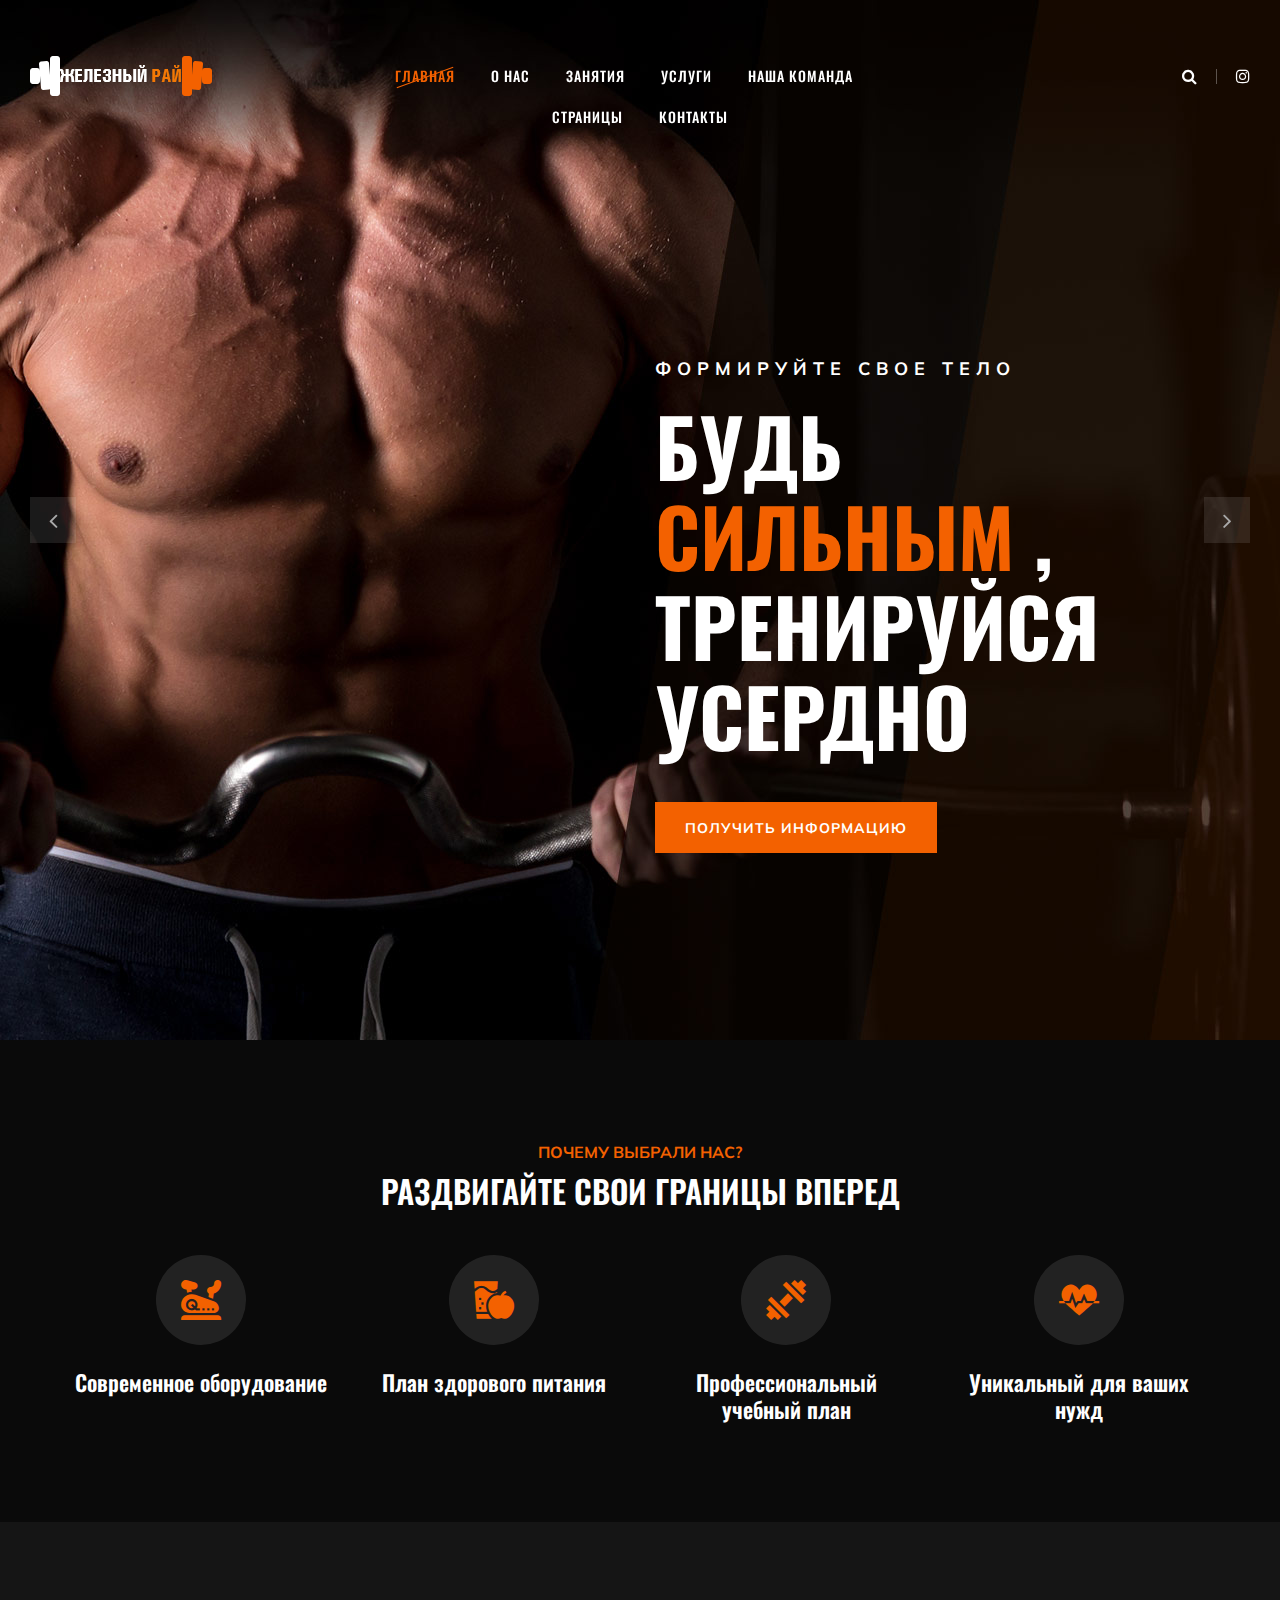
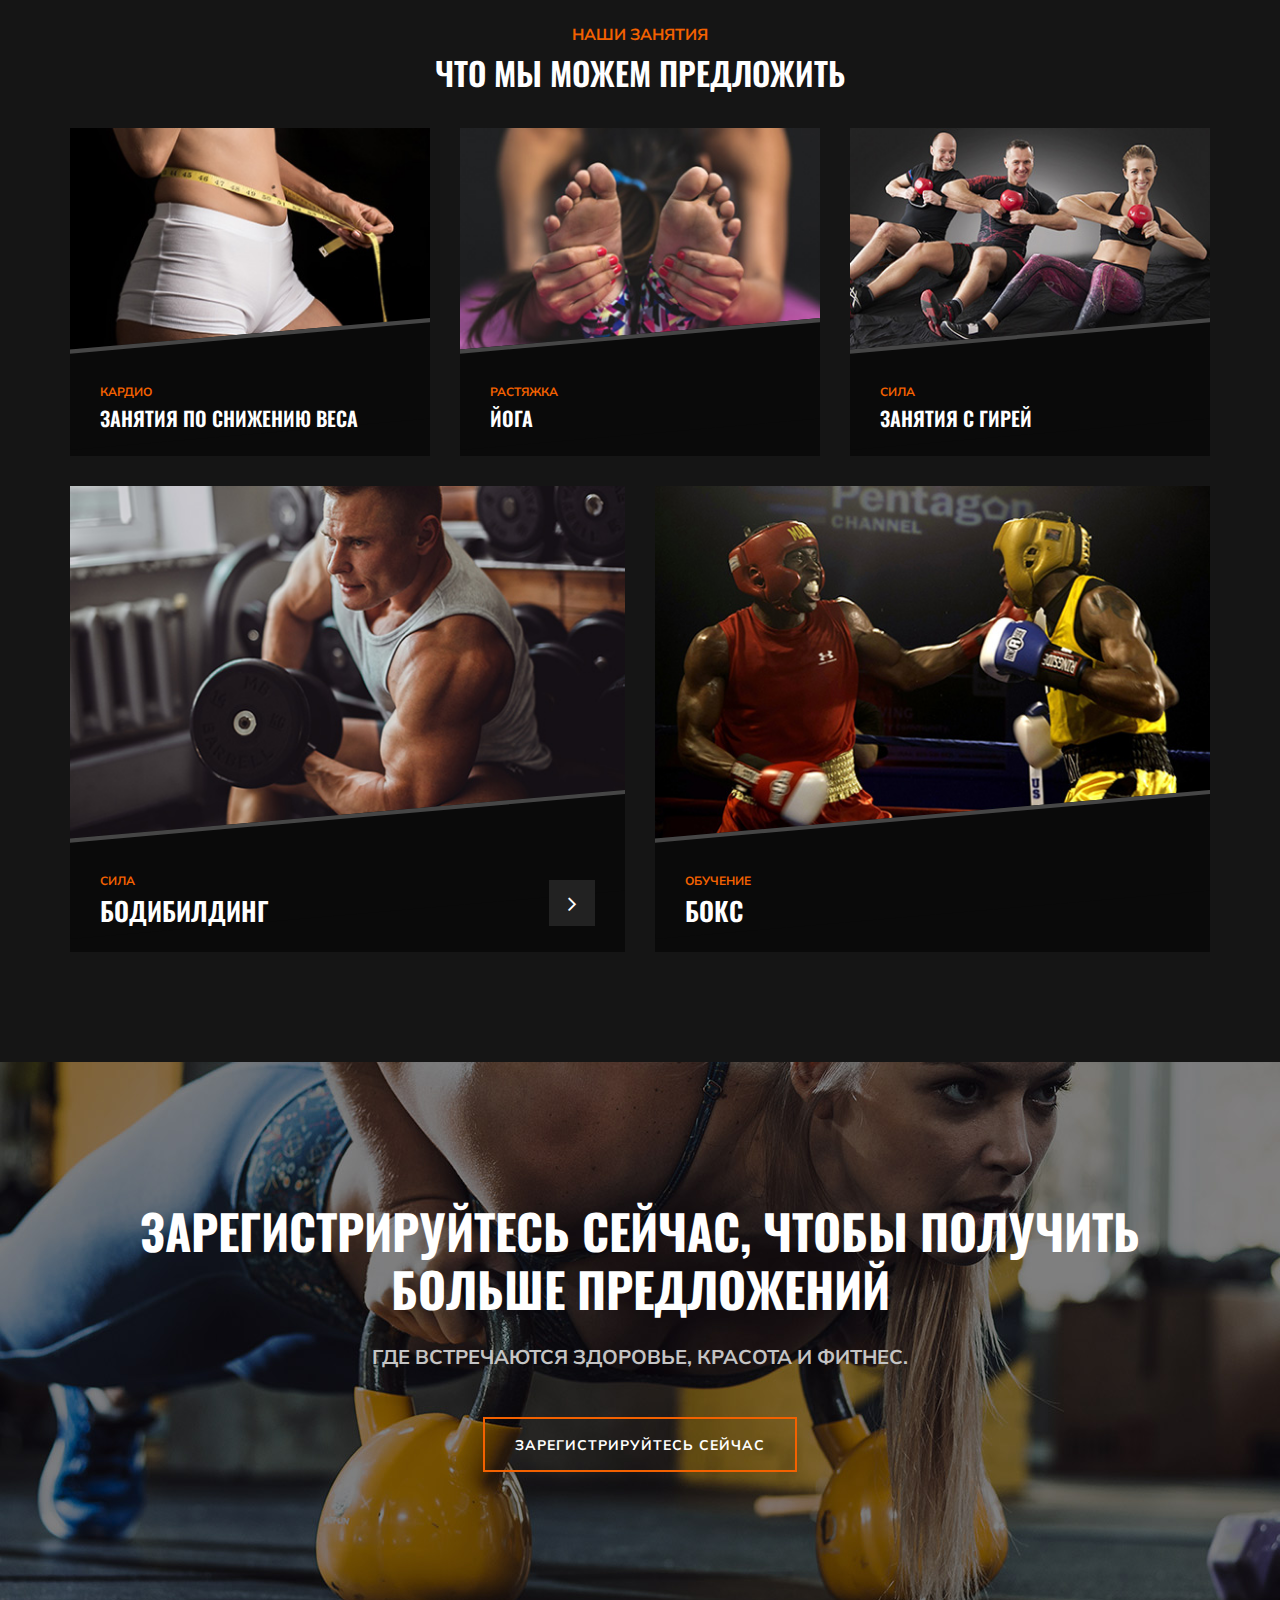
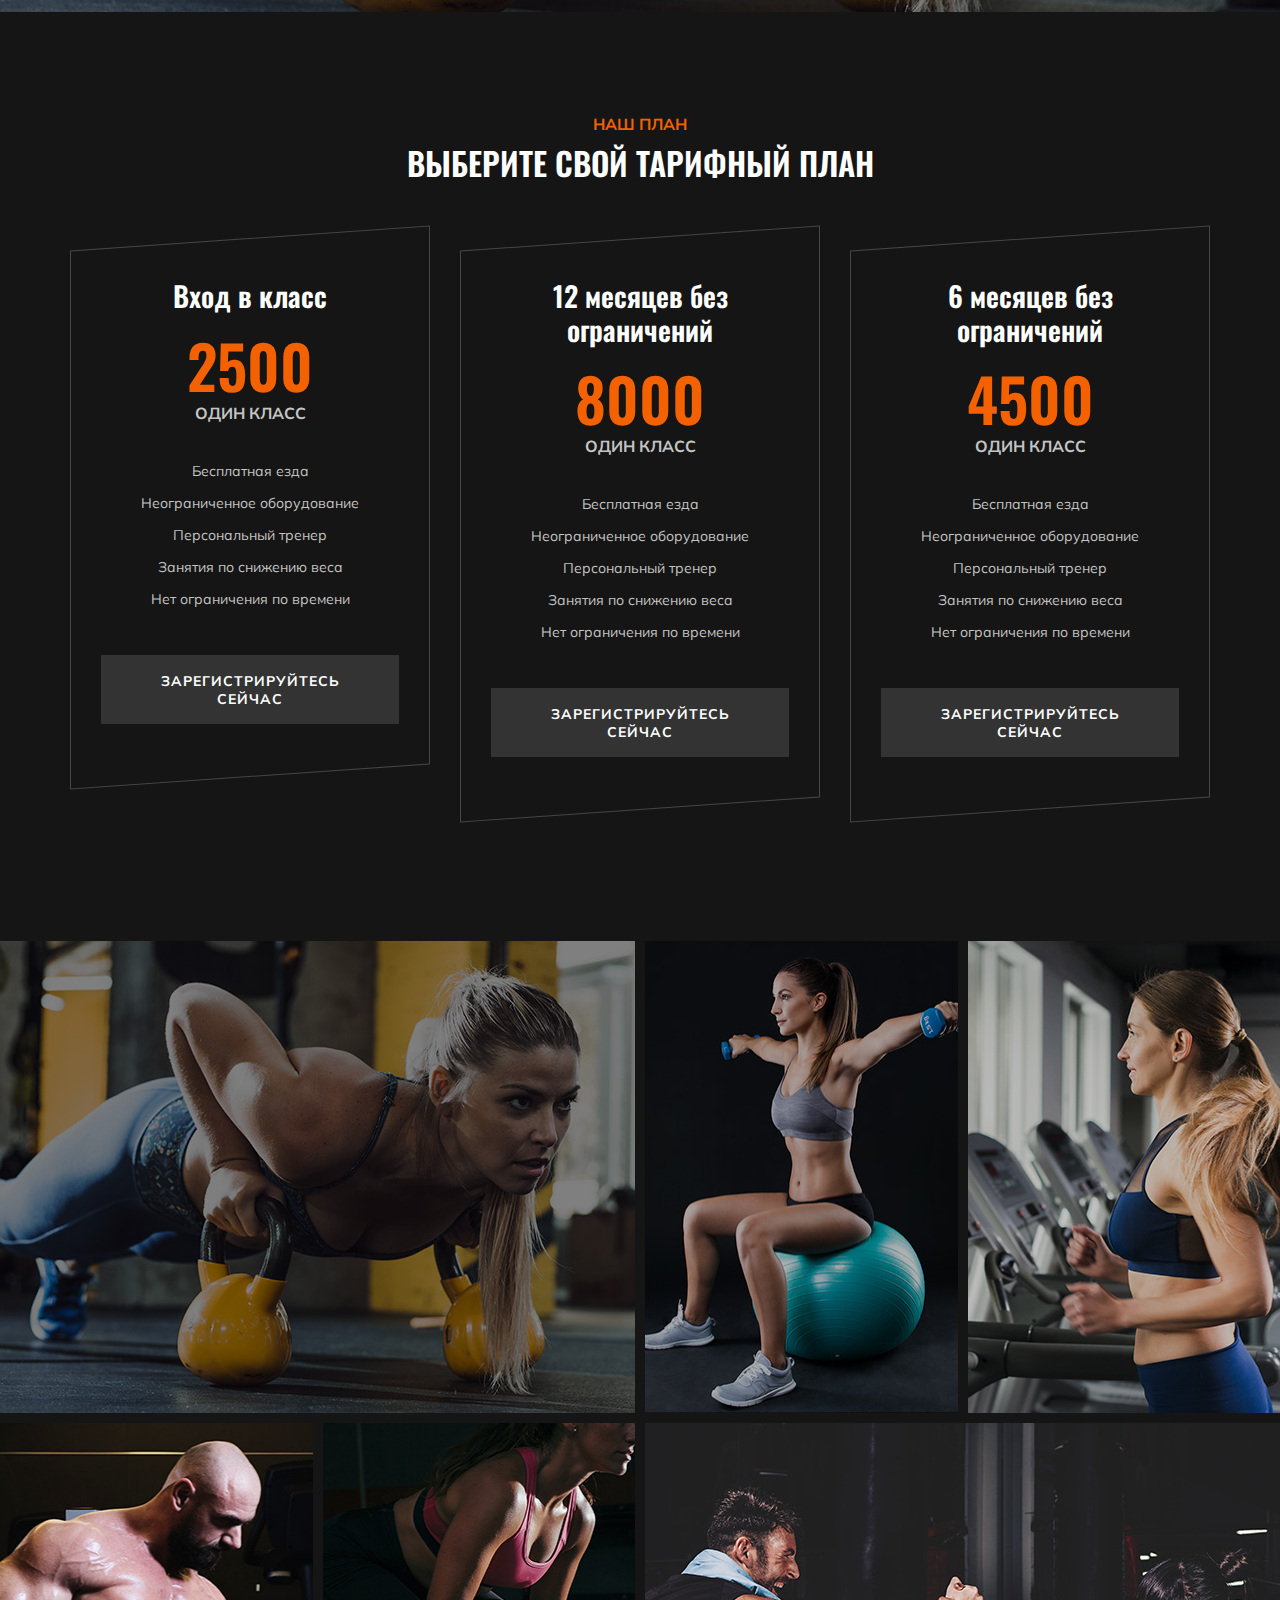
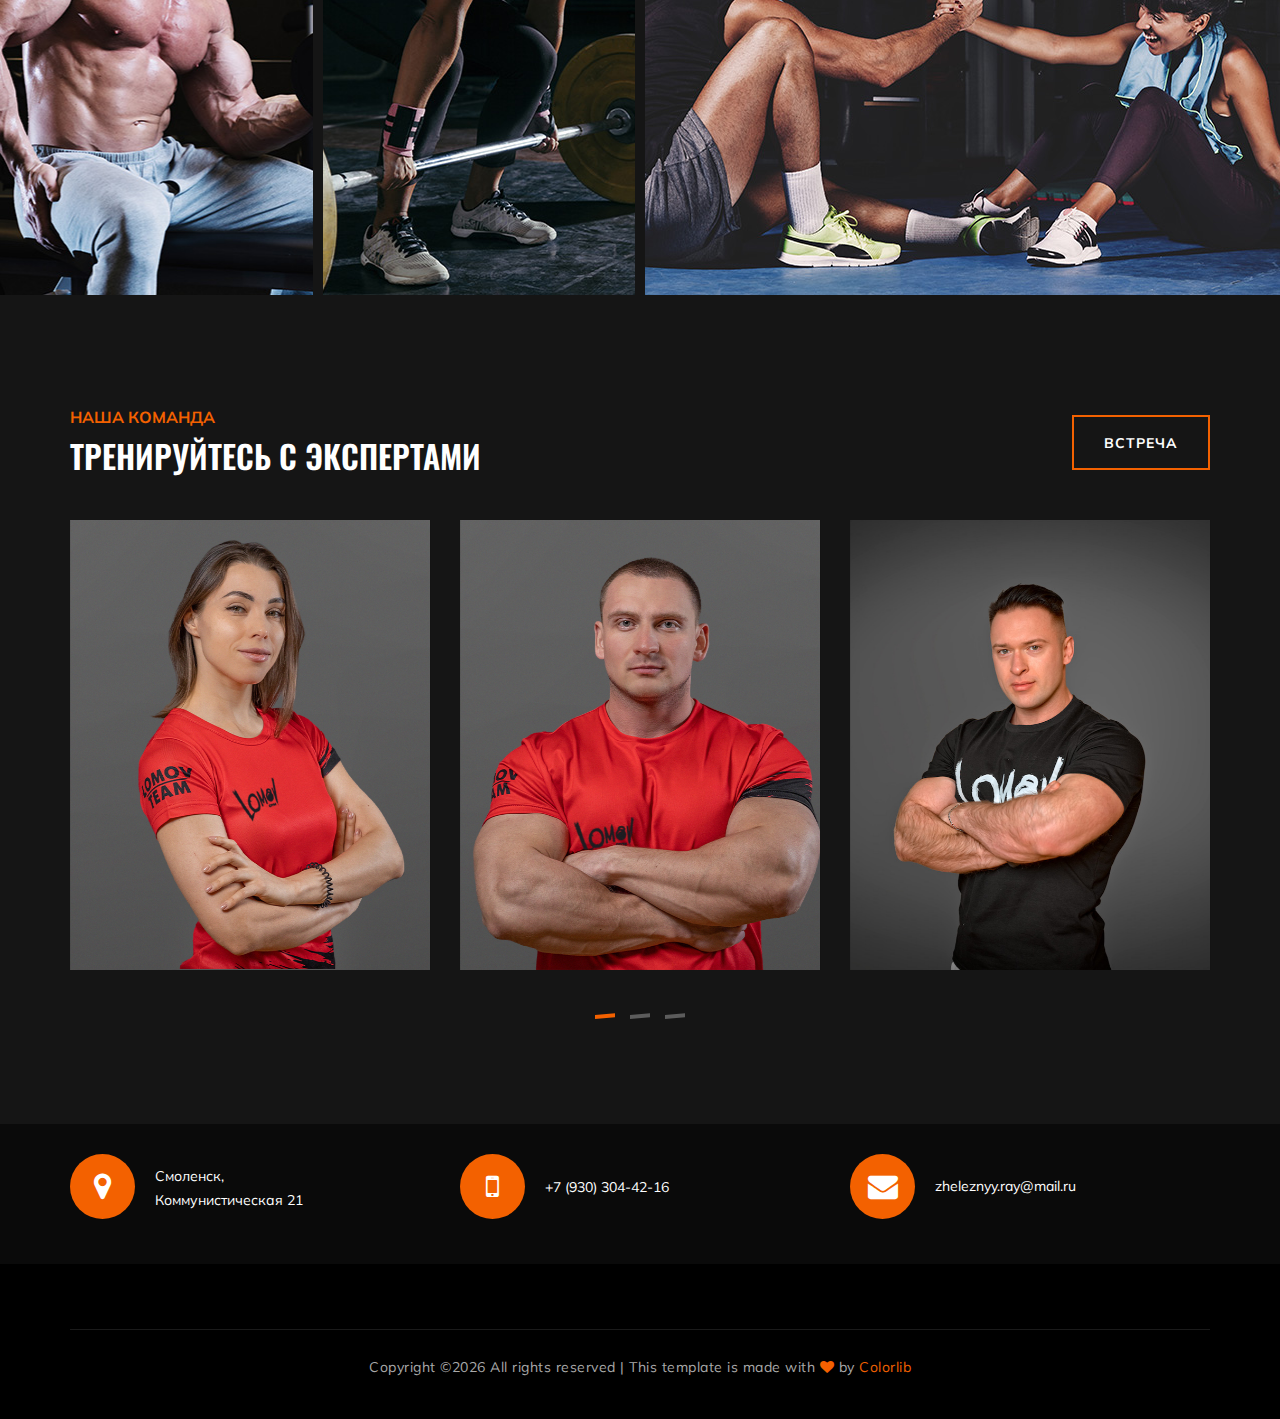
<file: gymlife-master/index.html>
<!DOCTYPE html>
<html lang="zxx">

<head>
    <meta charset="UTF-8">
    <meta name="description" content="Gym Template">
    <meta name="keywords" content="Gym, unica, creative, html">
    <meta name="viewport" content="width=device-width, initial-scale=1.0">
    <meta http-equiv="X-UA-Compatible" content="ie=edge">
    <title>Gym | Template</title>

    <!-- Google Font -->
    <link href="https://fonts.googleapis.com/css?family=Muli:300,400,500,600,700,800,900&display=swap" rel="stylesheet">
    <link href="https://fonts.googleapis.com/css?family=Oswald:300,400,500,600,700&display=swap" rel="stylesheet">

    <!-- Css Styles -->
    <link rel="stylesheet" href="css/bootstrap.min.css" type="text/css">
    <link rel="stylesheet" href="css/font-awesome.min.css" type="text/css">
    <link rel="stylesheet" href="css/flaticon.css" type="text/css">
    <link rel="stylesheet" href="css/owl.carousel.min.css" type="text/css">
    <link rel="stylesheet" href="css/barfiller.css" type="text/css">
    <link rel="stylesheet" href="css/magnific-popup.css" type="text/css">
    <link rel="stylesheet" href="css/slicknav.min.css" type="text/css">
    <link rel="stylesheet" href="css/style.css" type="text/css">
</head>

<body>
    <!-- Page Preloder -->
    <div id="preloder">
        <div class="loader"></div>
    </div>

    <!-- Offcanvas Menu Section Begin -->
    <div class="offcanvas-menu-overlay"></div>
    <div class="offcanvas-menu-wrapper">
        <div class="canvas-close">
            <i class="fa fa-close"></i>
        </div>
        <div class="canvas-search search-switch">
            <i class="fa fa-search"></i>
        </div>
        <nav class="canvas-menu mobile-menu">
            <ul>
                <li><a href="./index.html">Главная</a></li>
                <li><a href="./about-us.html">О Нас</a></li>
                <li><a href="./classes.html">Занятия</a></li>
                <li><a href="./services.html">Услуги</a></li>
                <li><a href="./team.html">Наша команда</a></li>
                <li><a href="#">Страницы</a>
                    <ul class="dropdown">
                        <li><a href="./about-us.html">О нас</a></li>
                        <li><a href="./class-timetable.html">Расписание занятий</a></li>
                        <li><a href="./bmi-calculator.html">Рассчитать ИМТ</a></li>
                        <li><a href="./team.html">Наша команда</a></li>
                        <li><a href="./gallery.html">Галерея</a></li>
                        <li><a href="./blog.html">Наш блог</a></li>
                        <li><a href="./404.html">404</a></li>
                    </ul>
                </li>
                <li><a href="./contact.html">Контакты</a></li>
            </ul>
        </nav>
        <div id="mobile-menu-wrap"></div>
        <div class="canvas-social">
            <a href="https://www.instagram.com/lomov_gym/"><i class="fa fa-instagram"></i></a>
        </div>
    </div>
    <!-- Offcanvas Menu Section End -->

    <!-- Header Section Begin -->
    <header class="header-section">
        <div class="container-fluid">
            <div class="row">
                <div class="col-lg-3">
                    <div class="logo">
                        <a href="./index.html">
                            <img src="img/logo.png" alt="">
                        </a>
                    </div>
                </div>
                <div class="col-lg-6">
                    <nav class="nav-menu">
                        <ul>
							<li class="active"><a href="./index.html">Главная</a></li>
							<li><a href="./about-us.html">О Нас</a></li>
							<li><a href="./class-details.html">Занятия</a></li>
							<li><a href="./services.html">Услуги</a></li>
							<li><a href="./team.html">Наша команда</a></li>
							<li><a href="#">Страницы</a>
								<ul class="dropdown">
									<li><a href="./about-us.html">О нас</a></li>
									<li><a href="./class-timetable.html">Расписание занятий</a></li>
									<li><a href="./bmi-calculator.html">Рассчитать ИМТ</a></li>
									<li><a href="./team.html">Наша команда</a></li>
									<li><a href="./gallery.html">Галерея</a></li>
									<li><a href="./blog.html">Наш блог</a></li>
									<li><a href="./404.html">404</a></li>
								</ul>
							</li>
							<li><a href="./contact.html">Контакты</a></li>
						</ul>
                    </nav>
                </div>
                <div class="col-lg-3">
                    <div class="top-option">
                        <div class="to-search search-switch">
                            <i class="fa fa-search"></i>
                        </div>
                        <div class="to-social">
                            <a href="https://www.instagram.com/lomov_gym/"><i class="fa fa-instagram"></i></a>
                        </div>
                    </div>
                </div>
            </div>
            <div class="canvas-open">
                <i class="fa fa-bars"></i>
            </div>
        </div>
    </header>
    <!-- Header End -->

    <!-- Hero Section Begin -->
    <section class="hero-section">
        <div class="hs-slider owl-carousel">
            <div class="hs-item set-bg" data-setbg="img/hero/hero-1.jpg">
                <div class="container">
                    <div class="row">
                        <div class="col-lg-6 offset-lg-6">
                            <div class="hi-text">
                                <span>Формируйте свое тело</span>
                                <h1>Будь <strong>сильным</strong> , тренируйся усердно</h1>
                                <a href="#" class="primary-btn">Получить информацию</a>
                            </div>
                        </div>
                    </div>
                </div>
            </div>
            <div class="hs-item set-bg" data-setbg="img/hero/hero-2.jpg">
                <div class="container">
                    <div class="row">
                        <div class="col-lg-6 offset-lg-6">
                            <div class="hi-text">
                                <span>Формируйте свое тело</span>
                                <h1>Будь <strong>сильным</strong> , тренируйся усердно</h1>
                                <a href="#" class="primary-btn">Получить информацию</a>
                            </div>
                        </div>
                    </div>
                </div>
            </div>
        </div>
    </section>
    <!-- Hero Section End -->

    <!-- ChoseUs Section Begin -->
    <section class="choseus-section spad">
        <div class="container">
            <div class="row">
                <div class="col-lg-12">
                    <div class="section-title">
                        <span>ПОЧЕМУ ВЫБРАЛИ НАС?</span>
                        <h2>РАЗДВИГАЙТЕ СВОИ ГРАНИЦЫ ВПЕРЕД</h2>
                    </div>
                </div>
            </div>
            <div class="row">
                <div class="col-lg-3 col-sm-6">
                    <div class="cs-item">
                        <span class="flaticon-034-stationary-bike"></span>
                        <h4>Современное оборудование</h4>
                    </div>
                </div>
                <div class="col-lg-3 col-sm-6">
                    <div class="cs-item">
                        <span class="flaticon-033-juice"></span>
                        <h4>План здорового питания</h4>
                    </div>
                </div>
                <div class="col-lg-3 col-sm-6">
                    <div class="cs-item">
                        <span class="flaticon-002-dumbell"></span>
                        <h4>Профессиональный учебный план</h4>
                    </div>
                </div>
                <div class="col-lg-3 col-sm-6">
                    <div class="cs-item">
                        <span class="flaticon-014-heart-beat"></span>
                        <h4>Уникальный для ваших нужд</h4>
                    </div>
                </div>
            </div>
        </div>
    </section>
    <!-- ChoseUs Section End -->

    <!-- Classes Section Begin -->
    <section class="classes-section spad">
        <div class="container">
            <div class="row">
                <div class="col-lg-12">
                    <div class="section-title">
                        <span>НАШИ ЗАНЯТИЯ</span>
                        <h2>ЧТО МЫ МОЖЕМ ПРЕДЛОЖИТЬ</h2>
                    </div>
                </div>
            </div>
            <div class="row">
                <div class="col-lg-4 col-md-6">
                    <div class="class-item">
                        <div class="ci-pic">
                            <img src="img/classes/class-1.jpg" alt="">
                        </div>
                        <div class="ci-text">
                            <span>Кардио</span>
                            <h5>Занятия по снижению веса</h5>
                        </div>
                    </div>
                </div>
                <div class="col-lg-4 col-md-6">
                    <div class="class-item">
                        <div class="ci-pic">
                            <img src="img/classes/class-2.jpg" alt="">
                        </div>
                        <div class="ci-text">
                            <span>Растяжка</span>
                            <h5>Йога</h5>
                        </div>
                    </div>
                </div>
                <div class="col-lg-4 col-md-6">
                    <div class="class-item">
                        <div class="ci-pic">
                            <img src="img/classes/class-3.jpg" alt="">
                        </div>
                        <div class="ci-text">
                            <span>Сила</span>
                            <h5>Занятия с гирей</h5>
                        </div>
                    </div>
                </div>
                <div class="col-lg-6 col-md-6">
                    <div class="class-item">
                        <div class="ci-pic">
                            <img src="img/classes/class-4.jpg" alt="">
                        </div>
                        <div class="ci-text">
                            <span>СИЛА</span>
                            <h4>Бодибилдинг</h4>
                            <a href="./class-details.html"><i class="fa fa-angle-right"></i></a>
                        </div>
                    </div>
                </div>
                <div class="col-lg-6">
                    <div class="class-item">
                        <div class="ci-pic">
                            <img src="img/classes/class-5.jpg" alt="">
                        </div>
                        <div class="ci-text">
                            <span>Обучение</span>
                            <h4>Бокс</h4>
                        </div>
                    </div>
                </div>
            </div>
        </div>
    </section>
    <!-- ChoseUs Section End -->

    <!-- Banner Section Begin -->
    <section class="banner-section set-bg" data-setbg="img/banner-bg.jpg">
        <div class="container">
            <div class="row">
                <div class="col-lg-12 text-center">
                    <div class="bs-text">
                        <h2>ЗАРЕГИСТРИРУЙТЕСЬ СЕЙЧАС, ЧТОБЫ ПОЛУЧИТЬ БОЛЬШЕ ПРЕДЛОЖЕНИЙ</h2>
                        <div class="bt-tips">ГДЕ ВСТРЕЧАЮТСЯ ЗДОРОВЬЕ, КРАСОТА И ФИТНЕС.</div>
                        <a href="#" class="primary-btn  btn-normal">Зарегистрируйтесь сейчас</a>
                    </div>
                </div>
            </div>
        </div>
    </section>
    <!-- Banner Section End -->

    <!-- Pricing Section Begin -->
    <section class="pricing-section spad">
        <div class="container">
            <div class="row">
                <div class="col-lg-12">
                    <div class="section-title">
                        <span>Наш План</span>
                        <h2>ВЫБЕРИТЕ СВОЙ ТАРИФНЫЙ ПЛАН</h2>
                    </div>
                </div>
            </div>
            <div class="row justify-content-center">
                <div class="col-lg-4 col-md-8">
                    <div class="ps-item">
                        <h3>Вход в класс</h3>
                        <div class="pi-price">
                            <h2>2500</h2>
                            <span>ОДИН КЛАСС</span>
                        </div>
                        <ul>
                            <li>Бесплатная езда</li>
                            <li>Неограниченное оборудование</li>
                            <li>Персональный тренер</li>
                            <li>Занятия по снижению веса</li>
                            <li>Нет ограничения по времени</li>
                        </ul>
                        <a href="#" class="primary-btn pricing-btn">Зарегистрируйтесь сейчас</a>
                    </div>
                </div>
                <div class="col-lg-4 col-md-8">
                    <div class="ps-item">
                        <h3>12 месяцев без ограничений</h3>
                        <div class="pi-price">
                            <h2>8000</h2>
                            <span>ОДИН КЛАСС</span>
                        </div>
                        <ul>
                            <li>Бесплатная езда</li>
                            <li>Неограниченное оборудование</li>
                            <li>Персональный тренер</li>
                            <li>Занятия по снижению веса</li>
                            <li>Нет ограничения по времени</li>
                        </ul>
                        <a href="#" class="primary-btn pricing-btn">Зарегистрируйтесь сейчас</a>
                    </div>
                </div>
                <div class="col-lg-4 col-md-8">
                    <div class="ps-item">
                        <h3>6 месяцев без ограничений</h3>
                        <div class="pi-price">
                            <h2>4500</h2>
                            <span>ОДИН КЛАСС</span>
                        </div>
                        <ul>
                            <li>Бесплатная езда</li>
                            <li>Неограниченное оборудование</li>
                            <li>Персональный тренер</li>
                            <li>Занятия по снижению веса</li>
                            <li>Нет ограничения по времени</li>
                        </ul>
                        <a href="#" class="primary-btn pricing-btn">Зарегистрируйтесь сейчас</a>
                    </div>
                </div>
            </div>
        </div>
    </section>
    <!-- Pricing Section End -->

    <!-- Gallery Section Begin -->
    <div class="gallery-section">
        <div class="gallery">
            <div class="grid-sizer"></div>
            <div class="gs-item grid-wide set-bg" data-setbg="img/gallery/gallery-1.jpg">
                <a href="img/gallery/gallery-1.jpg" class="thumb-icon image-popup"><i class="fa fa-picture-o"></i></a>
            </div>
            <div class="gs-item set-bg" data-setbg="img/gallery/gallery-2.jpg">
                <a href="img/gallery/gallery-2.jpg" class="thumb-icon image-popup"><i class="fa fa-picture-o"></i></a>
            </div>
            <div class="gs-item set-bg" data-setbg="img/gallery/gallery-3.jpg">
                <a href="img/gallery/gallery-3.jpg" class="thumb-icon image-popup"><i class="fa fa-picture-o"></i></a>
            </div>
            <div class="gs-item set-bg" data-setbg="img/gallery/gallery-4.jpg">
                <a href="img/gallery/gallery-4.jpg" class="thumb-icon image-popup"><i class="fa fa-picture-o"></i></a>
            </div>
            <div class="gs-item set-bg" data-setbg="img/gallery/gallery-5.jpg">
                <a href="img/gallery/gallery-5.jpg" class="thumb-icon image-popup"><i class="fa fa-picture-o"></i></a>
            </div>
            <div class="gs-item grid-wide set-bg" data-setbg="img/gallery/gallery-6.jpg">
                <a href="img/gallery/gallery-6.jpg" class="thumb-icon image-popup"><i class="fa fa-picture-o"></i></a>
            </div>
        </div>
    </div>
    <!-- Gallery Section End -->

    <!-- Team Section Begin -->
    <section class="team-section spad">
        <div class="container">
            <div class="row">
                <div class="col-lg-12">
                    <div class="team-title">
                        <div class="section-title">
                            <span>Наша Команда</span>
                            <h2>ТРЕНИРУЙТЕСЬ С ЭКСПЕРТАМИ</h2>
                        </div>
                        <a href="#" class="primary-btn btn-normal appoinment-btn">Встреча</a>
                    </div>
                </div>
            </div>
            <div class="row">
                <div class="ts-slider owl-carousel">
                    <div class="col-lg-4">
                        <div class="ts-item set-bg" data-setbg="img/team/team-1.jpg">
                            <div class="ts_text">
                                <h4>ЕВГЕНИЯ АГЛЯМЗЯНОВА</h4>
                                <span>ТРЕНЕР ГРУППОВЫХ ПРОГРАММ</span>
                            </div>
                        </div>
                    </div>
                    <div class="col-lg-4">
                        <div class="ts-item set-bg" data-setbg="img/team/team-2.jpg">
                            <div class="ts_text">
                                <h4>ВИТАЛИЙ МАТВЕЕВ</h4>
                                <span>ПЕРСОНАЛЬНЫЙ ТРЕНЕР</span>
                            </div>
                        </div>
                    </div>
                    <div class="col-lg-4">
                        <div class="ts-item set-bg" data-setbg="img/team/team-3.jpg">
                            <div class="ts_text">
                                <h4>НИКОЛАЙ БЕЛОДЕД</h4>
                                <span>ПЕРСОНАЛЬНЫЙ ТРЕНЕР</span>
                            </div>
                        </div>
                    </div>
                    <div class="col-lg-4">
                        <div class="ts-item set-bg" data-setbg="img/team/team-4.jpg">
                            <div class="ts_text">
                                <h4>АНДРЕЙ САВИН</h4>
                                <span>ПЕРСОНАЛЬНЫЙ ТРЕНЕР</span>
                            </div>
                        </div>
                    </div>
                    <div class="col-lg-4">
                        <div class="ts-item set-bg" data-setbg="img/team/team-5.jpg">
                            <div class="ts_text">
                                <h4>АИДА ВАКУЛА</h4>
                                <span>ПЕРСОНАЛЬНЫЙ ТРЕНЕР</span>
                            </div>
                        </div>
                    </div>
                    <div class="col-lg-4">
                        <div class="ts-item set-bg" data-setbg="img/team/team-6.jpg">
                            <div class="ts_text">
                                <h4>ЮЛИЯ ГАЛКИНА</h4>
                                <span>ПЕРСОНАЛЬНЫЙ ТРЕНЕР</span>
                            </div>
                        </div>
                    </div>
                </div>
            </div>
        </div>
    </section>
    <!-- Team Section End -->

    <!-- Get In Touch Section Begin -->
    <div class="gettouch-section">
        <div class="container">
            <div class="row">
                <div class="col-md-4">
                    <div class="gt-text">
                        <i class="fa fa-map-marker"></i>
                        <p>Смоленск,<br/> Коммунистическая 21</p>
                    </div>
                </div>
                <div class="col-md-4">
                    <div class="gt-text">
                        <i class="fa fa-mobile"></i>
                        <ul>
                            <li>+7 (930) 304-42-16</li>
                        </ul>
                    </div>
                </div>
                <div class="col-md-4">
                    <div class="gt-text email">
                        <i class="fa fa-envelope"></i>
                        <p>zheleznyy.ray@mail.ru</p>
                    </div>
                </div>
            </div>
        </div>
    </div>
    <!-- Get In Touch Section End -->

    <!-- Footer Section Begin -->
    <section class="footer-section">
        <div class="container">
            
            <div class="row">
                <div class="col-lg-12 text-center">
                    <div class="copyright-text">
                        <p><!-- Link back to Colorlib can't be removed. Template is licensed under CC BY 3.0. -->
  Copyright &copy;<script>document.write(new Date().getFullYear());</script> All rights reserved | This template is made with <i class="fa fa-heart" aria-hidden="true"></i> by <a href="https://colorlib.com" target="_blank">Colorlib</a>
  <!-- Link back to Colorlib can't be removed. Template is licensed under CC BY 3.0. --></p>
                    </div>
                </div>
            </div>
        </div>
    </section>
    <!-- Footer Section End -->

    <!-- Search model Begin -->
    <div class="search-model">
        <div class="h-100 d-flex align-items-center justify-content-center">
            <div class="search-close-switch">+</div>
            <form class="search-model-form">
                <input type="text" id="search-input" placeholder="Search here.....">
            </form>
        </div>
    </div>
    <!-- Search model end -->

    <!-- Js Plugins -->
    <script src="js/jquery-3.3.1.min.js"></script>
    <script src="js/bootstrap.min.js"></script>
    <script src="js/jquery.magnific-popup.min.js"></script>
    <script src="js/masonry.pkgd.min.js"></script>
    <script src="js/jquery.barfiller.js"></script>
    <script src="js/jquery.slicknav.js"></script>
    <script src="js/owl.carousel.min.js"></script>
    <script src="js/main.js"></script>



</body>

</html>
</file>
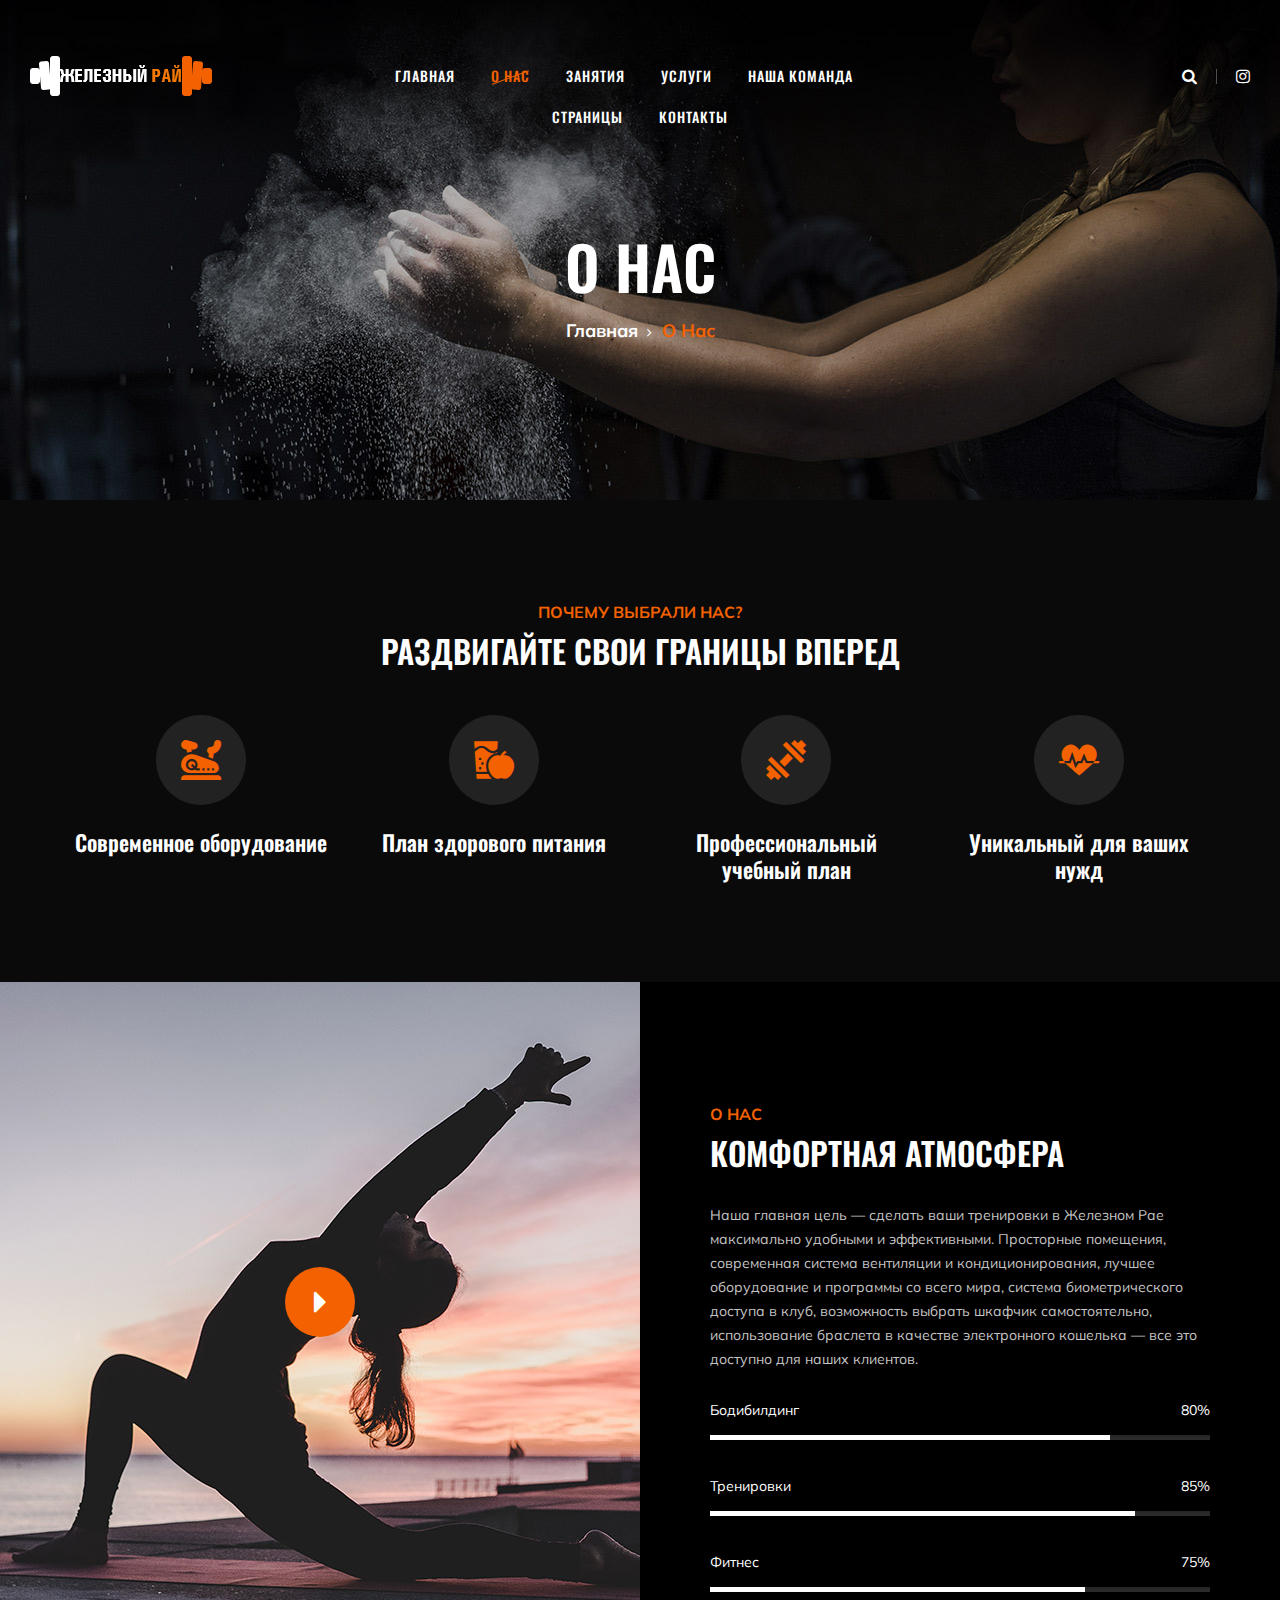
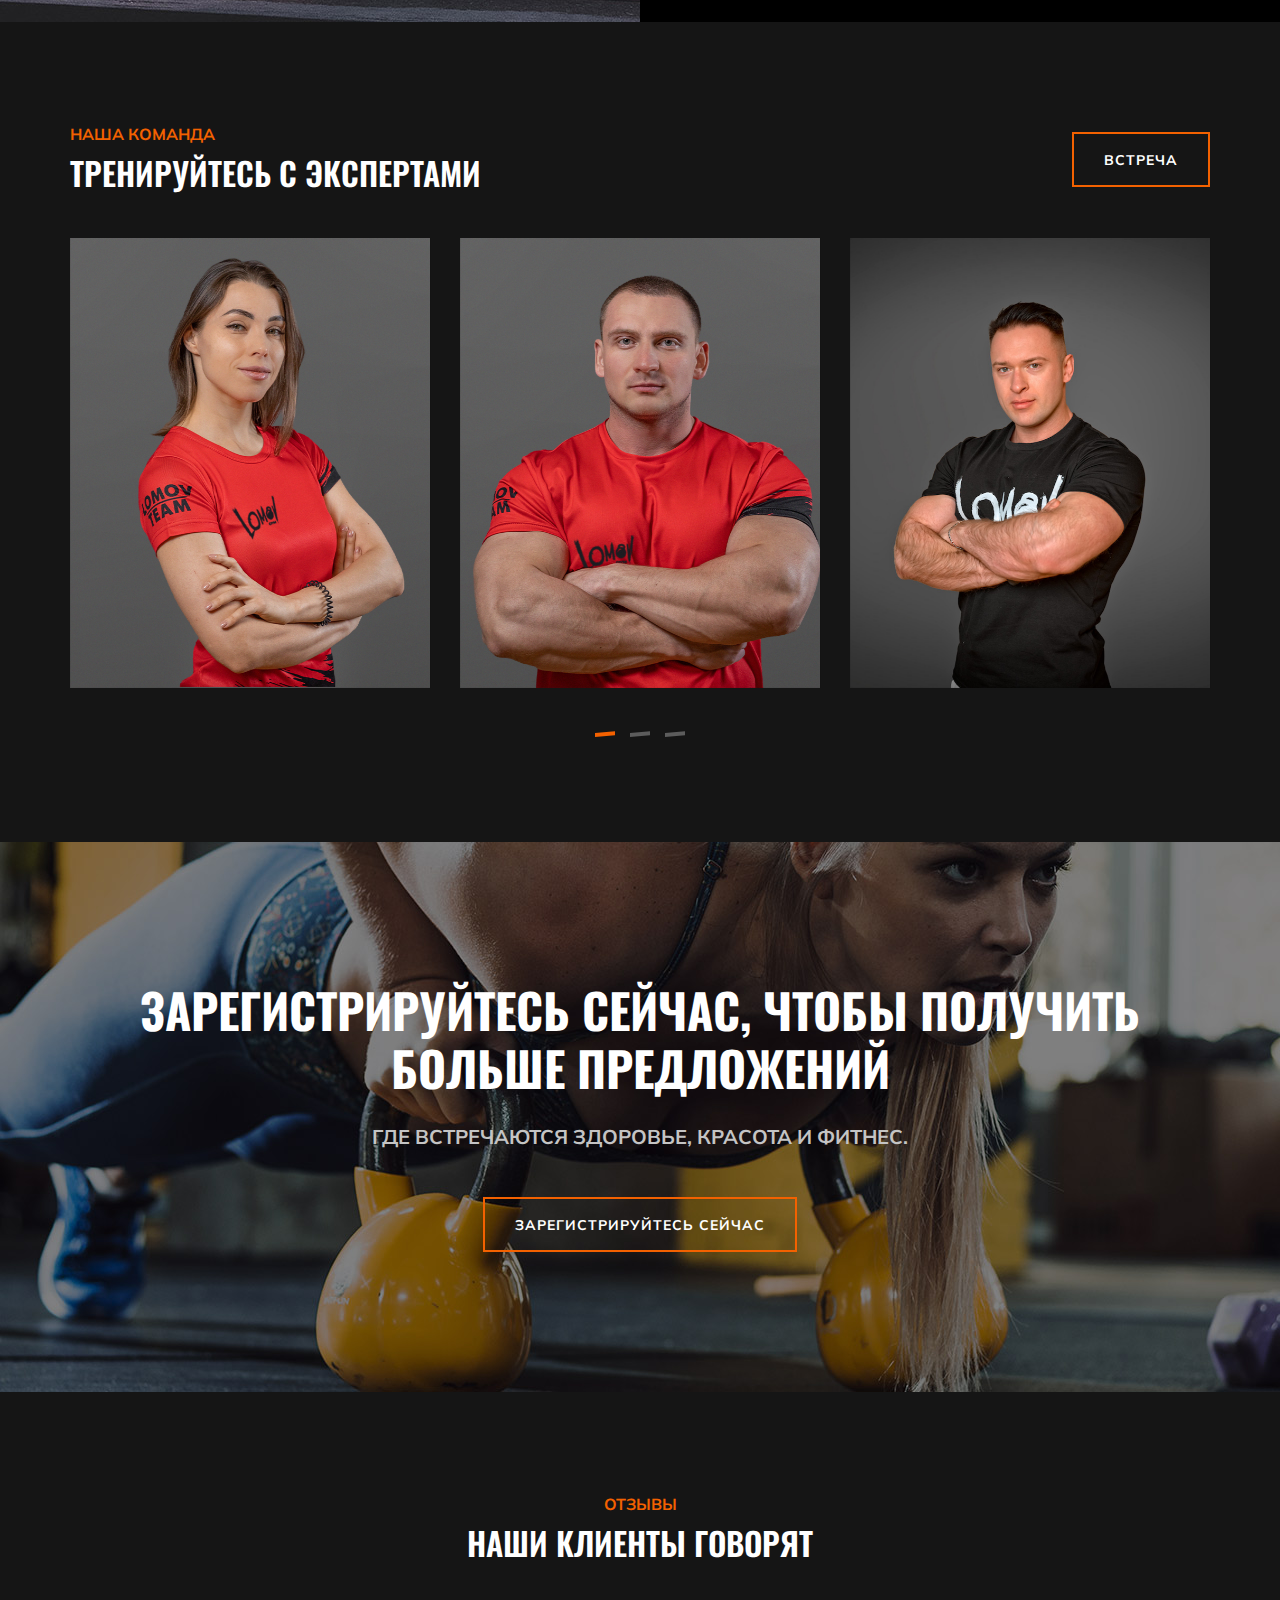
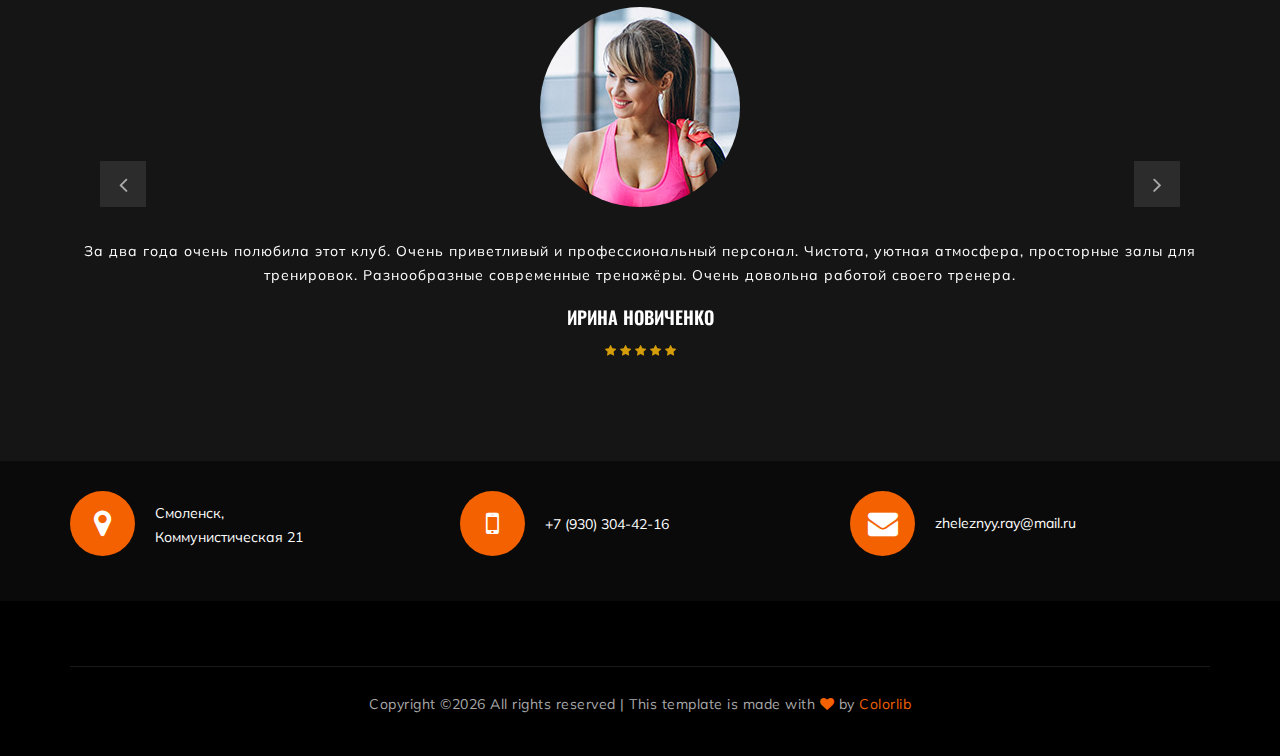
<file: gymlife-master/about-us.html>
<!DOCTYPE html>
<html lang="zxx">

<head>
    <meta charset="UTF-8">
    <meta name="description" content="Gym Template">
    <meta name="keywords" content="Gym, unica, creative, html">
    <meta name="viewport" content="width=device-width, initial-scale=1.0">
    <meta http-equiv="X-UA-Compatible" content="ie=edge">
    <title>Gym | Template</title>

    <!-- Google Font -->
    <link href="https://fonts.googleapis.com/css?family=Muli:300,400,500,600,700,800,900&display=swap" rel="stylesheet">
    <link href="https://fonts.googleapis.com/css?family=Oswald:300,400,500,600,700&display=swap" rel="stylesheet">

    <!-- Css Styles -->
    <link rel="stylesheet" href="css/bootstrap.min.css" type="text/css">
    <link rel="stylesheet" href="css/font-awesome.min.css" type="text/css">
    <link rel="stylesheet" href="css/flaticon.css" type="text/css">
    <link rel="stylesheet" href="css/owl.carousel.min.css" type="text/css">
    <link rel="stylesheet" href="css/barfiller.css" type="text/css">
    <link rel="stylesheet" href="css/magnific-popup.css" type="text/css">
    <link rel="stylesheet" href="css/slicknav.min.css" type="text/css">
    <link rel="stylesheet" href="css/style.css" type="text/css">
</head>

<body>
    <!-- Page Preloder -->
    <div id="preloder">
        <div class="loader"></div>
    </div>

 <!-- Offcanvas Menu Section Begin -->
    <div class="offcanvas-menu-overlay"></div>
    <div class="offcanvas-menu-wrapper">
        <div class="canvas-close">
            <i class="fa fa-close"></i>
        </div>
        <div class="canvas-search search-switch">
            <i class="fa fa-search"></i>
        </div>
        <nav class="canvas-menu mobile-menu">
            <ul>
                <li><a href="./index.html">Главная</a></li>
                <li><a href="./about-us.html">О Нас</a></li>
                <li><a href="./classes.html">Занятия</a></li>
                <li><a href="./services.html">Услуги</a></li>
                <li><a href="./team.html">Наша команда</a></li>
                <li><a href="#">Страницы</a>
                    <ul class="dropdown">
                        <li><a href="./about-us.html">О нас</a></li>
                        <li><a href="./class-timetable.html">Расписание занятий</a></li>
                        <li><a href="./bmi-calculator.html">Рассчитать ИМТ</a></li>
                        <li><a href="./team.html">Наша команда</a></li>
                        <li><a href="./gallery.html">Галерея</a></li>
                        <li><a href="./blog.html">Наш блог</a></li>
                        <li><a href="./404.html">404</a></li>
                    </ul>
                </li>
                <li><a href="./contact.html">Контакты</a></li>
            </ul>
        </nav>
        <div id="mobile-menu-wrap"></div>
        <div class="canvas-social">
            <a href="https://www.instagram.com/lomov_gym/"><i class="fa fa-instagram"></i></a>
        </div>
    </div>
    <!-- Offcanvas Menu Section End -->

    <!-- Header Section Begin -->
    <header class="header-section">
        <div class="container-fluid">
            <div class="row">
                <div class="col-lg-3">
                    <div class="logo">
                        <a href="./index.html">
                            <img src="img/logo.png" alt="">
                        </a>
                    </div>
                </div>
                <div class="col-lg-6">
                    <nav class="nav-menu">
                        <ul>
							<li><a href="./index.html">Главная</a></li>
							<li class="active"><a href="./about-us.html">О Нас</a></li>
							<li><a href="./class-details.html">Занятия</a></li>
							<li><a href="./services.html">Услуги</a></li>
							<li><a href="./team.html">Наша команда</a></li>
							<li><a href="#">Страницы</a>
								<ul class="dropdown">
									<li><a href="./about-us.html">О нас</a></li>
									<li><a href="./class-timetable.html">Расписание занятий</a></li>
									<li><a href="./bmi-calculator.html">Рассчитать ИМТ</a></li>
									<li><a href="./team.html">Наша команда</a></li>
									<li><a href="./gallery.html">Галерея</a></li>
									<li><a href="./blog.html">Наш блог</a></li>
									<li><a href="./404.html">404</a></li>
								</ul>
							</li>
							<li><a href="./contact.html">Контакты</a></li>
						</ul>
                    </nav>
                </div>
                <div class="col-lg-3">
                    <div class="top-option">
                        <div class="to-search search-switch">
                            <i class="fa fa-search"></i>
                        </div>
                        <div class="to-social">
                            <a href="https://www.instagram.com/lomov_gym/"><i class="fa fa-instagram"></i></a>
                        </div>
                    </div>
                </div>
            </div>
            <div class="canvas-open">
                <i class="fa fa-bars"></i>
            </div>
        </div>
    </header>
    <!-- Header End -->

    <!-- Breadcrumb Section Begin -->
    <section class="breadcrumb-section set-bg" data-setbg="img/breadcrumb-bg.jpg">
        <div class="container">
            <div class="row">
                <div class="col-lg-12 text-center">
                    <div class="breadcrumb-text">
                        <h2>О Нас</h2>
                        <div class="bt-option">
                            <a href="./index.html">Главная</a>
                            <span>О Нас</span>
                        </div>
                    </div>
                </div>
            </div>
        </div>
    </section>
    <!-- Breadcrumb Section End -->

    <!-- ChoseUs Section Begin -->
    <section class="choseus-section spad">
        <div class="container">
            <div class="row">
                <div class="col-lg-12">
                    <div class="section-title">
                        <span>ПОЧЕМУ ВЫБРАЛИ НАС?</span>
                        <h2>РАЗДВИГАЙТЕ СВОИ ГРАНИЦЫ ВПЕРЕД</h2>
                    </div>
                </div>
            </div>
            <div class="row">
                <div class="col-lg-3 col-sm-6">
                    <div class="cs-item">
                        <span class="flaticon-034-stationary-bike"></span>
                        <h4>Современное оборудование</h4>
                    </div>
                </div>
                <div class="col-lg-3 col-sm-6">
                    <div class="cs-item">
                        <span class="flaticon-033-juice"></span>
                        <h4>План здорового питания</h4>
                    </div>
                </div>
                <div class="col-lg-3 col-sm-6">
                    <div class="cs-item">
                        <span class="flaticon-002-dumbell"></span>
                        <h4>Профессиональный учебный план</h4>
                    </div>
                </div>
                <div class="col-lg-3 col-sm-6">
                    <div class="cs-item">
                        <span class="flaticon-014-heart-beat"></span>
                        <h4>Уникальный для ваших нужд</h4>
                    </div>
                </div>
            </div>
        </div>
    </section>
    <!-- ChoseUs Section End -->

    <!-- About US Section Begin -->
    <section class="aboutus-section">
        <div class="container-fluid">
            <div class="row">
                <div class="col-lg-6 p-0">
                    <div class="about-video set-bg" data-setbg="img/about-us.jpg">
                        <a href="https://www.youtube.com/watch?v=EzKkl64rRbM" class="play-btn video-popup"><i
                                class="fa fa-caret-right"></i></a>
                    </div>
                </div>
                <div class="col-lg-6 p-0">
                    <div class="about-text">
                        <div class="section-title">
                            <span>О Нас</span>
                            <h2>КОМФОРТНАЯ АТМОСФЕРА</h2>
                        </div>
                        <div class="at-desc">
                            <p>Наша главная цель — сделать ваши тренировки в Железном Рае максимально удобными и эффективными. 
							Просторные помещения, современная система вентиляции и кондиционирования, лучшее оборудование и программы со всего мира, 
							система биометрического доступа в клуб, возможность выбрать шкафчик самостоятельно, использование браслета в качестве 
							электронного кошелька — все это доступно для наших клиентов.</p>
                        </div>
                        <div class="about-bar">
                            <div class="ab-item">
                                <p>Бодибилдинг</p>
                                <div id="bar1" class="barfiller">
                                    <span class="fill" data-percentage="80"></span>
                                    <div class="tipWrap">
                                        <span class="tip"></span>
                                    </div>
                                </div>
                            </div>
                            <div class="ab-item">
                                <p>Тренировки</p>
                                <div id="bar2" class="barfiller">
                                    <span class="fill" data-percentage="85"></span>
                                    <div class="tipWrap">
                                        <span class="tip"></span>
                                    </div>
                                </div>
                            </div>
                            <div class="ab-item">
                                <p>Фитнес</p>
                                <div id="bar3" class="barfiller">
                                    <span class="fill" data-percentage="75"></span>
                                    <div class="tipWrap">
                                        <span class="tip"></span>
                                    </div>
                                </div>
                            </div>
                        </div>
                    </div>
                </div>
            </div>
        </div>
    </section>
    <!-- About US Section End -->

    <!-- Team Section Begin -->
    <section class="team-section spad">
        <div class="container">
            <div class="row">
                <div class="col-lg-12">
                    <div class="team-title">
                        <div class="section-title">
                            <span>Наша Команда</span>
                            <h2>ТРЕНИРУЙТЕСЬ С ЭКСПЕРТАМИ</h2>
                        </div>
                        <a href="#" class="primary-btn btn-normal appoinment-btn">Встреча</a>
                    </div>
                </div>
            </div>
            <div class="row">
                <div class="ts-slider owl-carousel">
                    <div class="col-lg-4">
                        <div class="ts-item set-bg" data-setbg="img/team/team-1.jpg">
                            <div class="ts_text">
                                <h4>ЕВГЕНИЯ АГЛЯМЗЯНОВА</h4>
                                <span>ТРЕНЕР ГРУППОВЫХ ПРОГРАММ</span>
                            </div>
                        </div>
                    </div>
                    <div class="col-lg-4">
                        <div class="ts-item set-bg" data-setbg="img/team/team-2.jpg">
                            <div class="ts_text">
                                <h4>ВИТАЛИЙ МАТВЕЕВ</h4>
                                <span>ПЕРСОНАЛЬНЫЙ ТРЕНЕР</span>
                            </div>
                        </div>
                    </div>
                    <div class="col-lg-4">
                        <div class="ts-item set-bg" data-setbg="img/team/team-3.jpg">
                            <div class="ts_text">
                                <h4>НИКОЛАЙ БЕЛОДЕД</h4>
                                <span>ПЕРСОНАЛЬНЫЙ ТРЕНЕР</span>
                            </div>
                        </div>
                    </div>
                    <div class="col-lg-4">
                        <div class="ts-item set-bg" data-setbg="img/team/team-4.jpg">
                            <div class="ts_text">
                                <h4>АНДРЕЙ САВИН</h4>
                                <span>ПЕРСОНАЛЬНЫЙ ТРЕНЕР</span>
                            </div>
                        </div>
                    </div>
                    <div class="col-lg-4">
                        <div class="ts-item set-bg" data-setbg="img/team/team-5.jpg">
                            <div class="ts_text">
                                <h4>АИДА ВАКУЛА</h4>
                                <span>ПЕРСОНАЛЬНЫЙ ТРЕНЕР</span>
                            </div>
                        </div>
                    </div>
                    <div class="col-lg-4">
                        <div class="ts-item set-bg" data-setbg="img/team/team-6.jpg">
                            <div class="ts_text">
                                <h4>ЮЛИЯ ГАЛКИНА</h4>
                                <span>ПЕРСОНАЛЬНЫЙ ТРЕНЕР</span>
                            </div>
                        </div>
                    </div>
                </div>
            </div>
        </div>
    </section>
    <!-- Team Section End -->

    <!-- Banner Section Begin -->
    <section class="banner-section set-bg" data-setbg="img/banner-bg.jpg">
        <div class="container">
            <div class="row">
                <div class="col-lg-12 text-center">
                    <div class="bs-text">
                        <h2>ЗАРЕГИСТРИРУЙТЕСЬ СЕЙЧАС, ЧТОБЫ ПОЛУЧИТЬ БОЛЬШЕ ПРЕДЛОЖЕНИЙ</h2>
                        <div class="bt-tips">ГДЕ ВСТРЕЧАЮТСЯ ЗДОРОВЬЕ, КРАСОТА И ФИТНЕС.</div>
                        <a href="#" class="primary-btn  btn-normal">Зарегистрируйтесь сейчас</a>
                    </div>
                </div>
            </div>
        </div>
    </section>
    <!-- Banner Section End -->

    <!-- Testimonial Section Begin -->
    <section class="testimonial-section spad">
        <div class="container">
            <div class="row">
                <div class="col-lg-12">
                    <div class="section-title">
                        <span>ОТЗЫВЫ</span>
                        <h2>Наши клиенты говорят</h2>
                    </div>
                </div>
            </div>
            <div class="ts_slider owl-carousel">
                <div class="ts_item">
                    <div class="row">
                        <div class="col-lg-12 text-center">
                            <div class="ti_pic">
                                <img src="img/testimonial/testimonial-1.jpg" alt="">
                            </div>
                            <div class="ti_text">
                                <p>За два года очень полюбила этот клуб. Очень приветливый и профессиональный персонал. 
								Чистота, уютная атмосфера, просторные залы для тренировок. Разнообразные современные тренажёры. 
								Очень довольна работой своего тренера.</p>
                                <h5>Ирина Новиченко</h5>
                                <div class="tt-rating">
                                    <i class="fa fa-star"></i>
                                    <i class="fa fa-star"></i>
                                    <i class="fa fa-star"></i>
                                    <i class="fa fa-star"></i>
                                    <i class="fa fa-star"></i>
                                </div>
                            </div>
                        </div>
                    </div>
                </div>
                <div class="ts_item">
                    <div class="row">
                        <div class="col-lg-12 text-center">
                            <div class="ti_pic">
                                <img src="img/testimonial/testimonial-2.jpg" alt="">
                            </div>
                            <div class="ti_text">
                                <p>Мой любимый спортклуб! Спокойно, качественно и профессионально! А еще!!! 
								Еще!!! Самый лучший тренер на моем жизненном пути - Александр Токарчук! 
								Сейчас реабилитируюсь у него после травмы правого колена!!!</p>
                                <h5>Ольга Войк</h5>
                                <div class="tt-rating">
                                    <i class="fa fa-star"></i>
                                    <i class="fa fa-star"></i>
                                    <i class="fa fa-star"></i>
                                    <i class="fa fa-star"></i>
                                    <i class="fa fa-star"></i>
                                </div>
                            </div>
                        </div>
                    </div>
                </div>
            </div>
        </div>
    </section>
    <!-- Testimonial Section End -->

    <!-- Get In Touch Section Begin -->
    <div class="gettouch-section">
        <div class="container">
            <div class="row">
                <div class="col-md-4">
                    <div class="gt-text">
                        <i class="fa fa-map-marker"></i>
                        <p>Смоленск,<br/> Коммунистическая 21</p>
                    </div>
                </div>
                <div class="col-md-4">
                    <div class="gt-text">
                        <i class="fa fa-mobile"></i>
                        <ul>
                            <li>+7 (930) 304-42-16</li>
                        </ul>
                    </div>
                </div>
                <div class="col-md-4">
                    <div class="gt-text email">
                        <i class="fa fa-envelope"></i>
                        <p>zheleznyy.ray@mail.ru</p>
                    </div>
                </div>
            </div>
        </div>
    </div>
    <!-- Get In Touch Section End -->

    <!-- Footer Section Begin -->
    <section class="footer-section">
        <div class="container">
            
            <div class="row">
                <div class="col-lg-12 text-center">
                    <div class="copyright-text">
                        <p><!-- Link back to Colorlib can't be removed. Template is licensed under CC BY 3.0. -->
  Copyright &copy;<script>document.write(new Date().getFullYear());</script> All rights reserved | This template is made with <i class="fa fa-heart" aria-hidden="true"></i> by <a href="https://colorlib.com" target="_blank">Colorlib</a>
  <!-- Link back to Colorlib can't be removed. Template is licensed under CC BY 3.0. --></p>
                    </div>
                </div>
            </div>
        </div>
    </section>
    <!-- Footer Section End -->

    <!-- Search model Begin -->
    <div class="search-model">
        <div class="h-100 d-flex align-items-center justify-content-center">
            <div class="search-close-switch">+</div>
            <form class="search-model-form">
                <input type="text" id="search-input" placeholder="Search here.....">
            </form>
        </div>
    </div>
    <!-- Search model end -->

    <!-- Js Plugins -->
    <script src="js/jquery-3.3.1.min.js"></script>
    <script src="js/bootstrap.min.js"></script>
    <script src="js/jquery.magnific-popup.min.js"></script>
    <script src="js/masonry.pkgd.min.js"></script>
    <script src="js/jquery.barfiller.js"></script>
    <script src="js/jquery.slicknav.js"></script>
    <script src="js/owl.carousel.min.js"></script>
    <script src="js/main.js"></script>


</body>

</html>
</file>
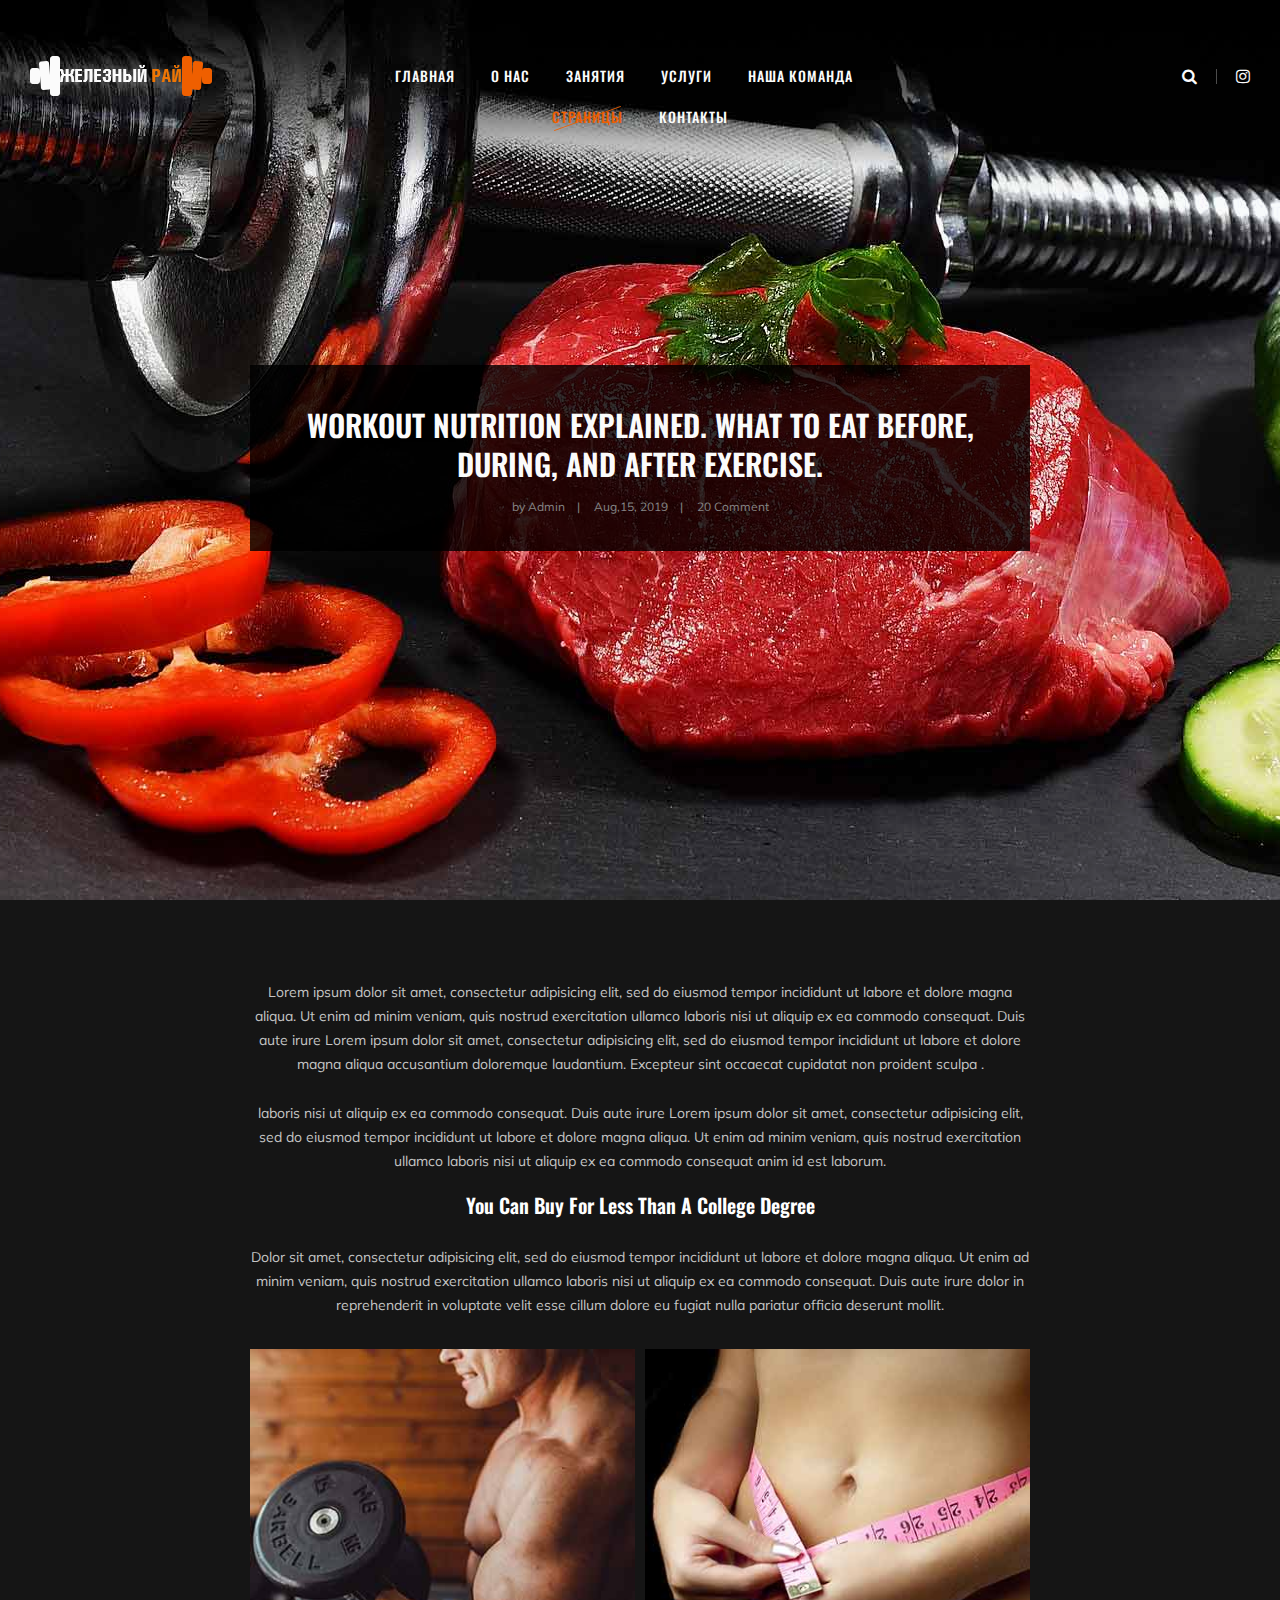
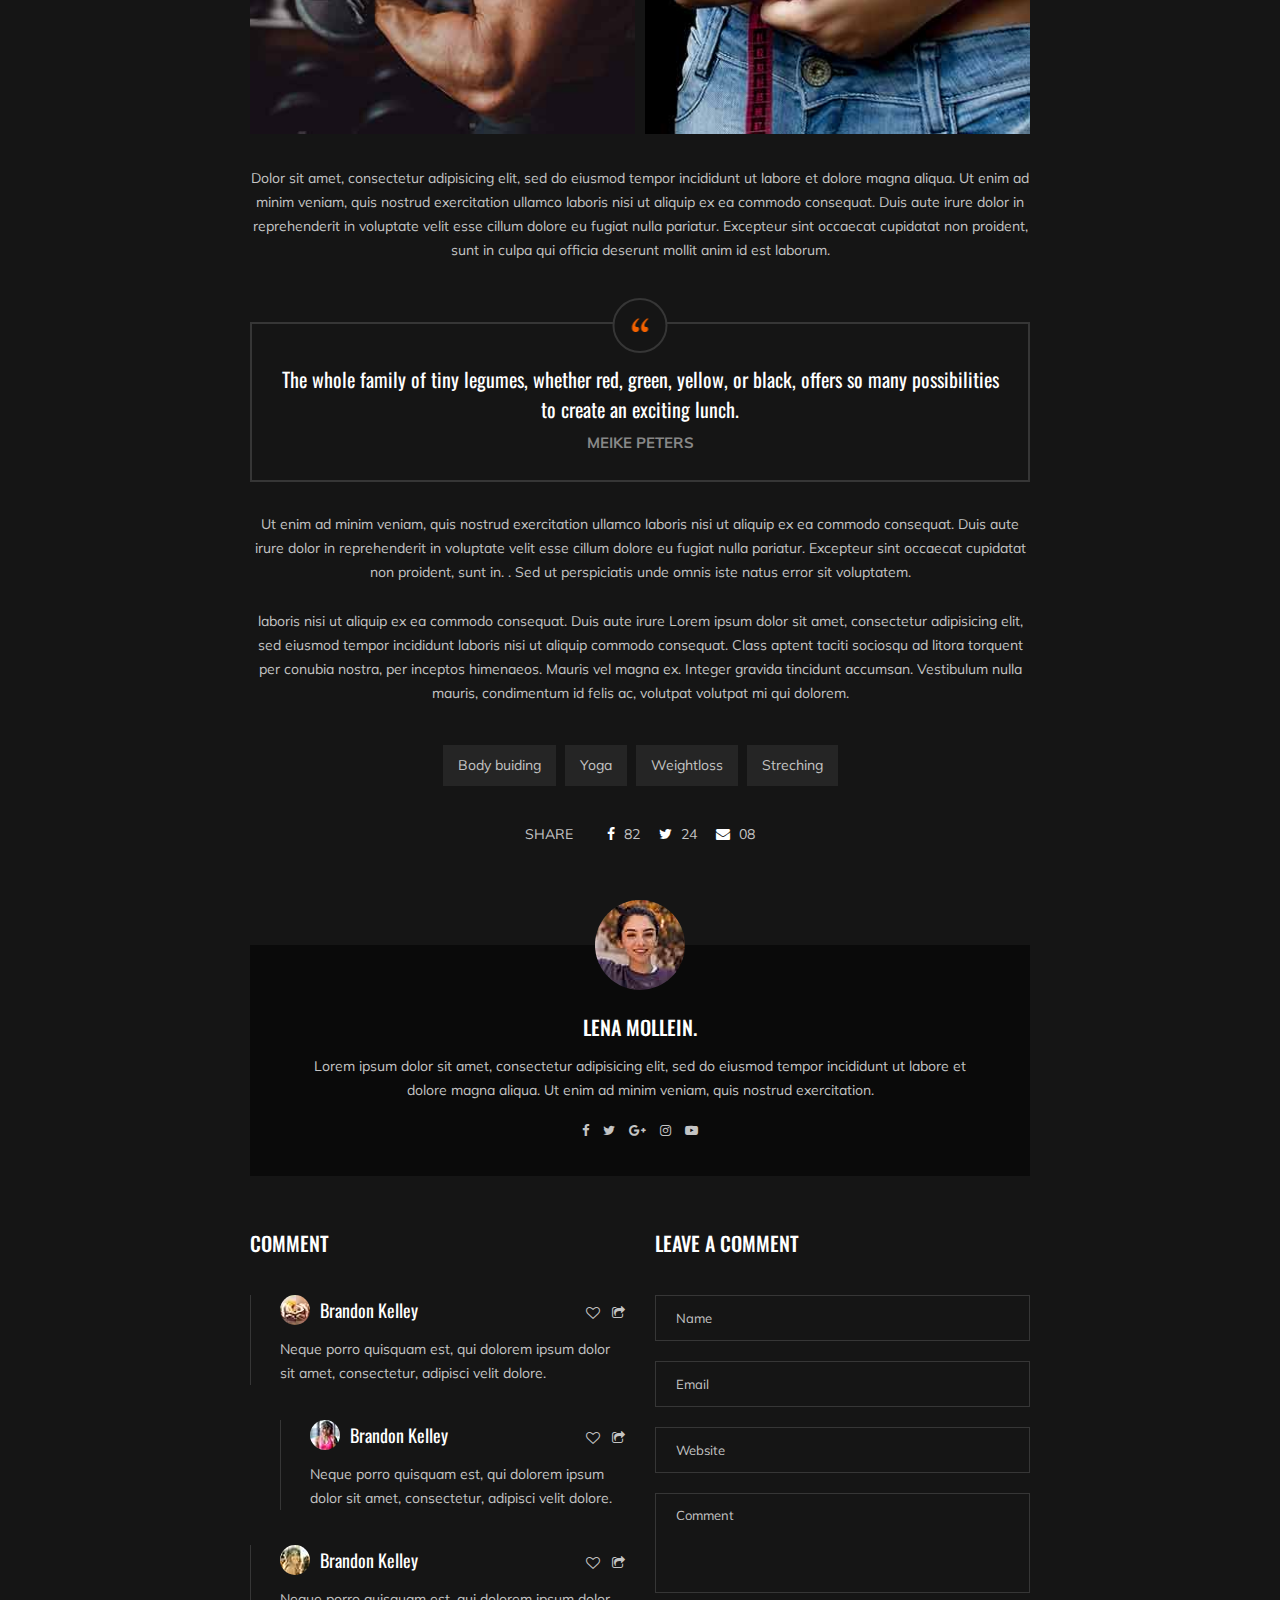
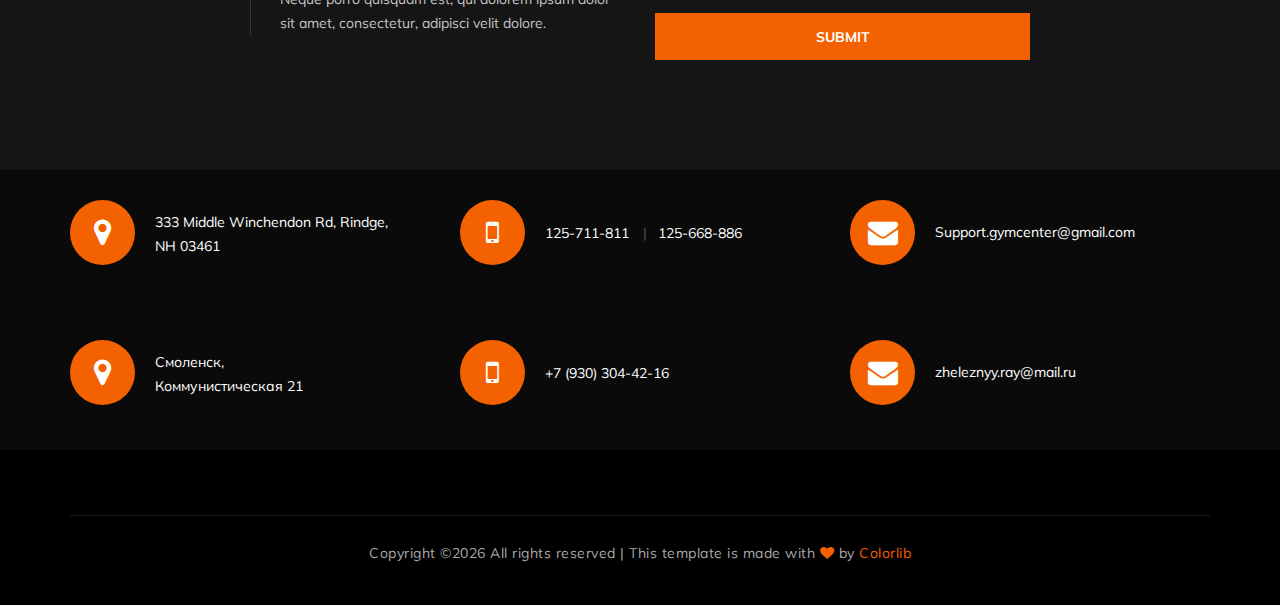
<file: gymlife-master/blog-details.html>
<!DOCTYPE html>
<html lang="zxx">

<head>
    <meta charset="UTF-8">
    <meta name="description" content="Gym Template">
    <meta name="keywords" content="Gym, unica, creative, html">
    <meta name="viewport" content="width=device-width, initial-scale=1.0">
    <meta http-equiv="X-UA-Compatible" content="ie=edge">
    <title>Gym | Template</title>

    <!-- Google Font -->
    <link href="https://fonts.googleapis.com/css?family=Muli:300,400,500,600,700,800,900&display=swap" rel="stylesheet">
    <link href="https://fonts.googleapis.com/css?family=Oswald:300,400,500,600,700&display=swap" rel="stylesheet">

    <!-- Css Styles -->
    <link rel="stylesheet" href="css/bootstrap.min.css" type="text/css">
    <link rel="stylesheet" href="css/font-awesome.min.css" type="text/css">
    <link rel="stylesheet" href="css/flaticon.css" type="text/css">
    <link rel="stylesheet" href="css/owl.carousel.min.css" type="text/css">
    <link rel="stylesheet" href="css/barfiller.css" type="text/css">
    <link rel="stylesheet" href="css/magnific-popup.css" type="text/css">
    <link rel="stylesheet" href="css/slicknav.min.css" type="text/css">
    <link rel="stylesheet" href="css/style.css" type="text/css">
</head>

<body>
    <!-- Page Preloder -->
    <div id="preloder">
        <div class="loader"></div>
    </div>

    <!-- Offcanvas Menu Section Begin -->
    <div class="offcanvas-menu-overlay"></div>
    <div class="offcanvas-menu-wrapper">
        <div class="canvas-close">
            <i class="fa fa-close"></i>
        </div>
        <div class="canvas-search search-switch">
            <i class="fa fa-search"></i>
        </div>
        <nav class="canvas-menu mobile-menu">
            <ul>
                <li><a href="./index.html">Главная</a></li>
                <li><a href="./about-us.html">О Нас</a></li>
                <li><a href="./classes.html">Занятия</a></li>
                <li><a href="./services.html">Услуги</a></li>
                <li><a href="./team.html">Наша команда</a></li>
                <li><a href="#">Страницы</a>
                    <ul class="dropdown">
                        <li><a href="./about-us.html">О нас</a></li>
                        <li><a href="./class-timetable.html">Расписание занятий</a></li>
                        <li><a href="./bmi-calculator.html">Рассчитать ИМТ</a></li>
                        <li><a href="./team.html">Наша команда</a></li>
                        <li><a href="./gallery.html">Галерея</a></li>
                        <li><a href="./blog.html">Наш блог</a></li>
                        <li><a href="./404.html">404</a></li>
                    </ul>
                </li>
                <li><a href="./contact.html">Контакты</a></li>
            </ul>
        </nav>
        <div id="mobile-menu-wrap"></div>
        <div class="canvas-social">
            <a href="https://www.instagram.com/lomov_gym/"><i class="fa fa-instagram"></i></a>
        </div>
    </div>
    <!-- Offcanvas Menu Section End -->

    <!-- Header Section Begin -->
    <header class="header-section">
        <div class="container-fluid">
            <div class="row">
                <div class="col-lg-3">
                    <div class="logo">
                        <a href="./index.html">
                            <img src="img/logo.png" alt="">
                        </a>
                    </div>
                </div>
                <div class="col-lg-6">
                    <nav class="nav-menu">
                        <ul>
							<li><a href="./index.html">Главная</a></li>
							<li><a href="./about-us.html">О Нас</a></li>
							<li><a href="./class-details.html">Занятия</a></li>
							<li><a href="./services.html">Услуги</a></li>
							<li><a href="./team.html">Наша команда</a></li>
							<li class="active"><a href="#">Страницы</a>
								<ul class="dropdown">
									<li><a href="./about-us.html">О нас</a></li>
									<li><a href="./class-timetable.html">Расписание занятий</a></li>
									<li><a href="./bmi-calculator.html">Рассчитать ИМТ</a></li>
									<li><a href="./team.html">Наша команда</a></li>
									<li><a href="./gallery.html">Галерея</a></li>
									<li><a href="./blog.html">Наш блог</a></li>
									<li><a href="./404.html">404</a></li>
								</ul>
							</li>
							<li><a href="./contact.html">Контакты</a></li>
						</ul>
                    </nav>
                </div>
                <div class="col-lg-3">
                    <div class="top-option">
                        <div class="to-search search-switch">
                            <i class="fa fa-search"></i>
                        </div>
                        <div class="to-social">
                            <a href="https://www.instagram.com/lomov_gym/"><i class="fa fa-instagram"></i></a>
                        </div>
                    </div>
                </div>
            </div>
            <div class="canvas-open">
                <i class="fa fa-bars"></i>
            </div>
        </div>
    </header>
    <!-- Header End -->

    <!-- Blog Details Hero Section Begin -->
    <section class="blog-details-hero set-bg" data-setbg="img/blog/details/details-hero.jpg">
        <div class="container">
            <div class="row">
                <div class="col-lg-8 p-0 m-auto">
                    <div class="bh-text">
                        <h3>Workout nutrition explained. What to eat before, during, and after exercise.</h3>
                        <ul>
                            <li>by Admin</li>
                            <li>Aug,15, 2019</li>
                            <li>20 Comment</li>
                        </ul>
                    </div>
                </div>
            </div>
        </div>
    </section>
    <!-- Blog Details Hero Section End -->

    <!-- Blog Details Section Begin -->
    <section class="blog-details-section spad">
        <div class="container">
            <div class="row">
                <div class="col-lg-8 p-0 m-auto">
                    <div class="blog-details-text">
                        <div class="blog-details-title">
                            <p>Lorem ipsum dolor sit amet, consectetur adipisicing elit, sed do eiusmod tempor
                                incididunt ut labore et dolore magna aliqua. Ut enim ad minim veniam, quis nostrud
                                exercitation ullamco laboris nisi ut aliquip ex ea commodo consequat. Duis aute irure
                                Lorem ipsum dolor sit amet, consectetur adipisicing elit, sed do eiusmod tempor
                                incididunt ut labore et dolore magna aliqua accusantium doloremque laudantium. Excepteur
                                sint occaecat cupidatat non proident sculpa .</p>
                            <p>laboris nisi ut aliquip ex ea commodo consequat. Duis aute irure Lorem ipsum dolor sit
                                amet, consectetur adipisicing elit, sed do eiusmod tempor incididunt ut labore et dolore
                                magna aliqua. Ut enim ad minim veniam, quis nostrud exercitation ullamco laboris nisi ut
                                aliquip ex ea commodo consequat anim id est laborum.</p>
                            <h5>You Can Buy For Less Than A College Degree</h5>
                            <p>Dolor sit amet, consectetur adipisicing elit, sed do eiusmod tempor incididunt ut labore
                                et dolore magna aliqua. Ut enim ad minim veniam, quis nostrud exercitation ullamco
                                laboris nisi ut aliquip ex ea commodo consequat. Duis aute irure dolor in reprehenderit
                                in voluptate velit esse cillum dolore eu fugiat nulla pariatur officia deserunt mollit.
                            </p>
                        </div>
                        <div class="blog-details-pic">
                            <div class="blog-details-pic-item">
                                <img src="img/blog/details/details-1.jpg" alt="">
                            </div>
                            <div class="blog-details-pic-item">
                                <img src="img/blog/details/details-2.jpg" alt="">
                            </div>
                        </div>
                        <div class="blog-details-desc">
                            <p>Dolor sit amet, consectetur adipisicing elit, sed do eiusmod tempor incididunt ut labore
                                et dolore magna aliqua. Ut enim ad minim veniam, quis nostrud exercitation ullamco
                                laboris nisi ut aliquip ex ea commodo consequat. Duis aute irure dolor in reprehenderit
                                in voluptate velit esse cillum dolore eu fugiat nulla pariatur. Excepteur sint occaecat
                                cupidatat non proident, sunt in culpa qui officia deserunt mollit anim id est laborum.
                            </p>
                        </div>
                        <div class="blog-details-quote">
                            <div class="quote-icon">
                                <img src="img/blog/details/quote-left.png" alt="">
                            </div>
                            <h5>The whole family of tiny legumes, whether red, green, yellow, or black, offers so many
                                possibilities to create an exciting lunch.</h5>
                            <span>MEIKE PETERS</span>
                        </div>
                        <div class="blog-details-more-desc">
                            <p>Ut enim ad minim veniam, quis nostrud exercitation ullamco laboris nisi ut aliquip ex ea
                                commodo consequat. Duis aute irure dolor in reprehenderit in voluptate velit esse cillum
                                dolore eu fugiat nulla pariatur. Excepteur sint occaecat cupidatat non proident, sunt
                                in. . Sed ut perspiciatis unde omnis iste natus error sit voluptatem.</p>
                            <p>laboris nisi ut aliquip ex ea commodo consequat. Duis aute irure Lorem ipsum dolor sit
                                amet, consectetur adipisicing elit, sed eiusmod tempor incididunt laboris nisi ut
                                aliquip commodo consequat. Class aptent taciti sociosqu ad litora torquent per conubia
                                nostra, per inceptos himenaeos. Mauris vel magna ex. Integer gravida tincidunt accumsan.
                                Vestibulum nulla mauris, condimentum id felis ac, volutpat volutpat mi qui dolorem.</p>
                        </div>
                        <div class="blog-details-tag-share">
                            <div class="tags">
                                <a href="#">Body buiding</a>
                                <a href="#">Yoga</a>
                                <a href="#">Weightloss</a>
                                <a href="#">Streching</a>
                            </div>
                            <div class="share">
                                <span>Share</span>
                                <a href="#"><i class="fa fa-facebook"></i> 82</a>
                                <a href="#"><i class="fa fa-twitter"></i> 24</a>
                                <a href="#"><i class="fa fa-envelope"></i> 08</a>
                            </div>
                        </div>
                        <div class="blog-details-author">
                            <div class="ba-pic">
                                <img src="img/blog/details/blog-profile.jpg" alt="">
                            </div>
                            <div class="ba-text">
                                <h5>Lena Mollein.</h5>
                                <p>Lorem ipsum dolor sit amet, consectetur adipisicing elit, sed do eiusmod tempor
                                    incididunt ut labore et dolore magna aliqua. Ut enim ad minim veniam, quis nostrud
                                    exercitation.</p>
                                <div class="bp-social">
                                    <a href="#"><i class="fa fa-facebook"></i></a>
                                    <a href="#"><i class="fa fa-twitter"></i></a>
                                    <a href="#"><i class="fa fa-google-plus"></i></a>
                                    <a href="#"><i class="fa fa-instagram"></i></a>
                                    <a href="#"><i class="fa fa-youtube-play"></i></a>
                                </div>
                            </div>
                        </div>
                        <div class="row">
                            <div class="col-lg-6">
                                <div class="comment-option">
                                    <h5 class="co-title">Comment</h5>
                                    <div class="co-item">
                                        <div class="co-widget">
                                            <a href="#"><i class="fa fa-heart-o"></i></a>
                                            <a href="#"><i class="fa fa-share-square-o"></i></a>
                                        </div>
                                        <div class="co-pic">
                                            <img src="img/blog/details/comment-1.jpg" alt="">
                                            <h5>Brandon Kelley</h5>
                                        </div>
                                        <div class="co-text">
                                            <p>Neque porro quisquam est, qui dolorem ipsum dolor sit amet, consectetur,
                                                adipisci velit dolore.</p>
                                        </div>
                                    </div>
                                    <div class="co-item reply-comment">
                                        <div class="co-widget">
                                            <a href="#"><i class="fa fa-heart-o"></i></a>
                                            <a href="#"><i class="fa fa-share-square-o"></i></a>
                                        </div>
                                        <div class="co-pic">
                                            <img src="img/blog/details/comment-2.jpg" alt="">
                                            <h5>Brandon Kelley</h5>
                                        </div>
                                        <div class="co-text">
                                            <p>Neque porro quisquam est, qui dolorem ipsum dolor sit amet, consectetur,
                                                adipisci velit dolore.</p>
                                        </div>
                                    </div>
                                    <div class="co-item">
                                        <div class="co-widget">
                                            <a href="#"><i class="fa fa-heart-o"></i></a>
                                            <a href="#"><i class="fa fa-share-square-o"></i></a>
                                        </div>
                                        <div class="co-pic">
                                            <img src="img/blog/details/comment-3.jpg" alt="">
                                            <h5>Brandon Kelley</h5>
                                        </div>
                                        <div class="co-text">
                                            <p>Neque porro quisquam est, qui dolorem ipsum dolor sit amet, consectetur,
                                                adipisci velit dolore.</p>
                                        </div>
                                    </div>
                                </div>
                            </div>
                            <div class="col-lg-6">
                                <div class="leave-comment">
                                    <h5>Leave a comment</h5>
                                    <form action="#">
                                        <input type="text" placeholder="Name">
                                        <input type="text" placeholder="Email">
                                        <input type="text" placeholder="Website">
                                        <textarea placeholder="Comment"></textarea>
                                        <button type="submit">Submit</button>
                                    </form>
                                </div>
                            </div>
                        </div>
                    </div>
                </div>
            </div>
        </div>
    </section>
    <!-- Blog Details Section End -->

    <!-- Get In Touch Section Begin -->
    <div class="gettouch-section">
        <div class="container">
            <div class="row">
                <div class="col-lg-4">
                    <div class="gt-text">
                        <i class="fa fa-map-marker"></i>
                        <p>333 Middle Winchendon Rd, Rindge,<br/> NH 03461</p>
                    </div>
                </div>
                <div class="col-lg-4">
                    <div class="gt-text">
                        <i class="fa fa-mobile"></i>
                        <ul>
                            <li>125-711-811</li>
                            <li>125-668-886</li>
                        </ul>
                    </div>
                </div>
                <div class="col-lg-4">
                    <div class="gt-text email">
                        <i class="fa fa-envelope"></i>
                        <p>Support.gymcenter@gmail.com</p>
                    </div>
                </div>
            </div>
        </div>
    </div>
    <!-- Get In Touch Section End -->

    <!-- Get In Touch Section Begin -->
    <div class="gettouch-section">
        <div class="container">
            <div class="row">
                <div class="col-md-4">
                    <div class="gt-text">
                        <i class="fa fa-map-marker"></i>
                        <p>Смоленск,<br/> Коммунистическая 21</p>
                    </div>
                </div>
                <div class="col-md-4">
                    <div class="gt-text">
                        <i class="fa fa-mobile"></i>
                        <ul>
                            <li>+7 (930) 304-42-16</li>
                        </ul>
                    </div>
                </div>
                <div class="col-md-4">
                    <div class="gt-text email">
                        <i class="fa fa-envelope"></i>
                        <p>zheleznyy.ray@mail.ru</p>
                    </div>
                </div>
            </div>
        </div>
    </div>
    <!-- Get In Touch Section End -->

    <!-- Footer Section Begin -->
    <section class="footer-section">
        <div class="container">
            
            <div class="row">
                <div class="col-lg-12 text-center">
                    <div class="copyright-text">
                        <p><!-- Link back to Colorlib can't be removed. Template is licensed under CC BY 3.0. -->
  Copyright &copy;<script>document.write(new Date().getFullYear());</script> All rights reserved | This template is made with <i class="fa fa-heart" aria-hidden="true"></i> by <a href="https://colorlib.com" target="_blank">Colorlib</a>
  <!-- Link back to Colorlib can't be removed. Template is licensed under CC BY 3.0. --></p>
                    </div>
                </div>
            </div>
        </div>
    </section>
    <!-- Footer Section End -->

    <!-- Js Plugins -->
    <script src="js/jquery-3.3.1.min.js"></script>
    <script src="js/bootstrap.min.js"></script>
    <script src="js/jquery.magnific-popup.min.js"></script>
    <script src="js/masonry.pkgd.min.js"></script>
    <script src="js/jquery.barfiller.js"></script>
    <script src="js/jquery.slicknav.js"></script>
    <script src="js/owl.carousel.min.js"></script>
    <script src="js/main.js"></script>



</body>

</html>
</file>
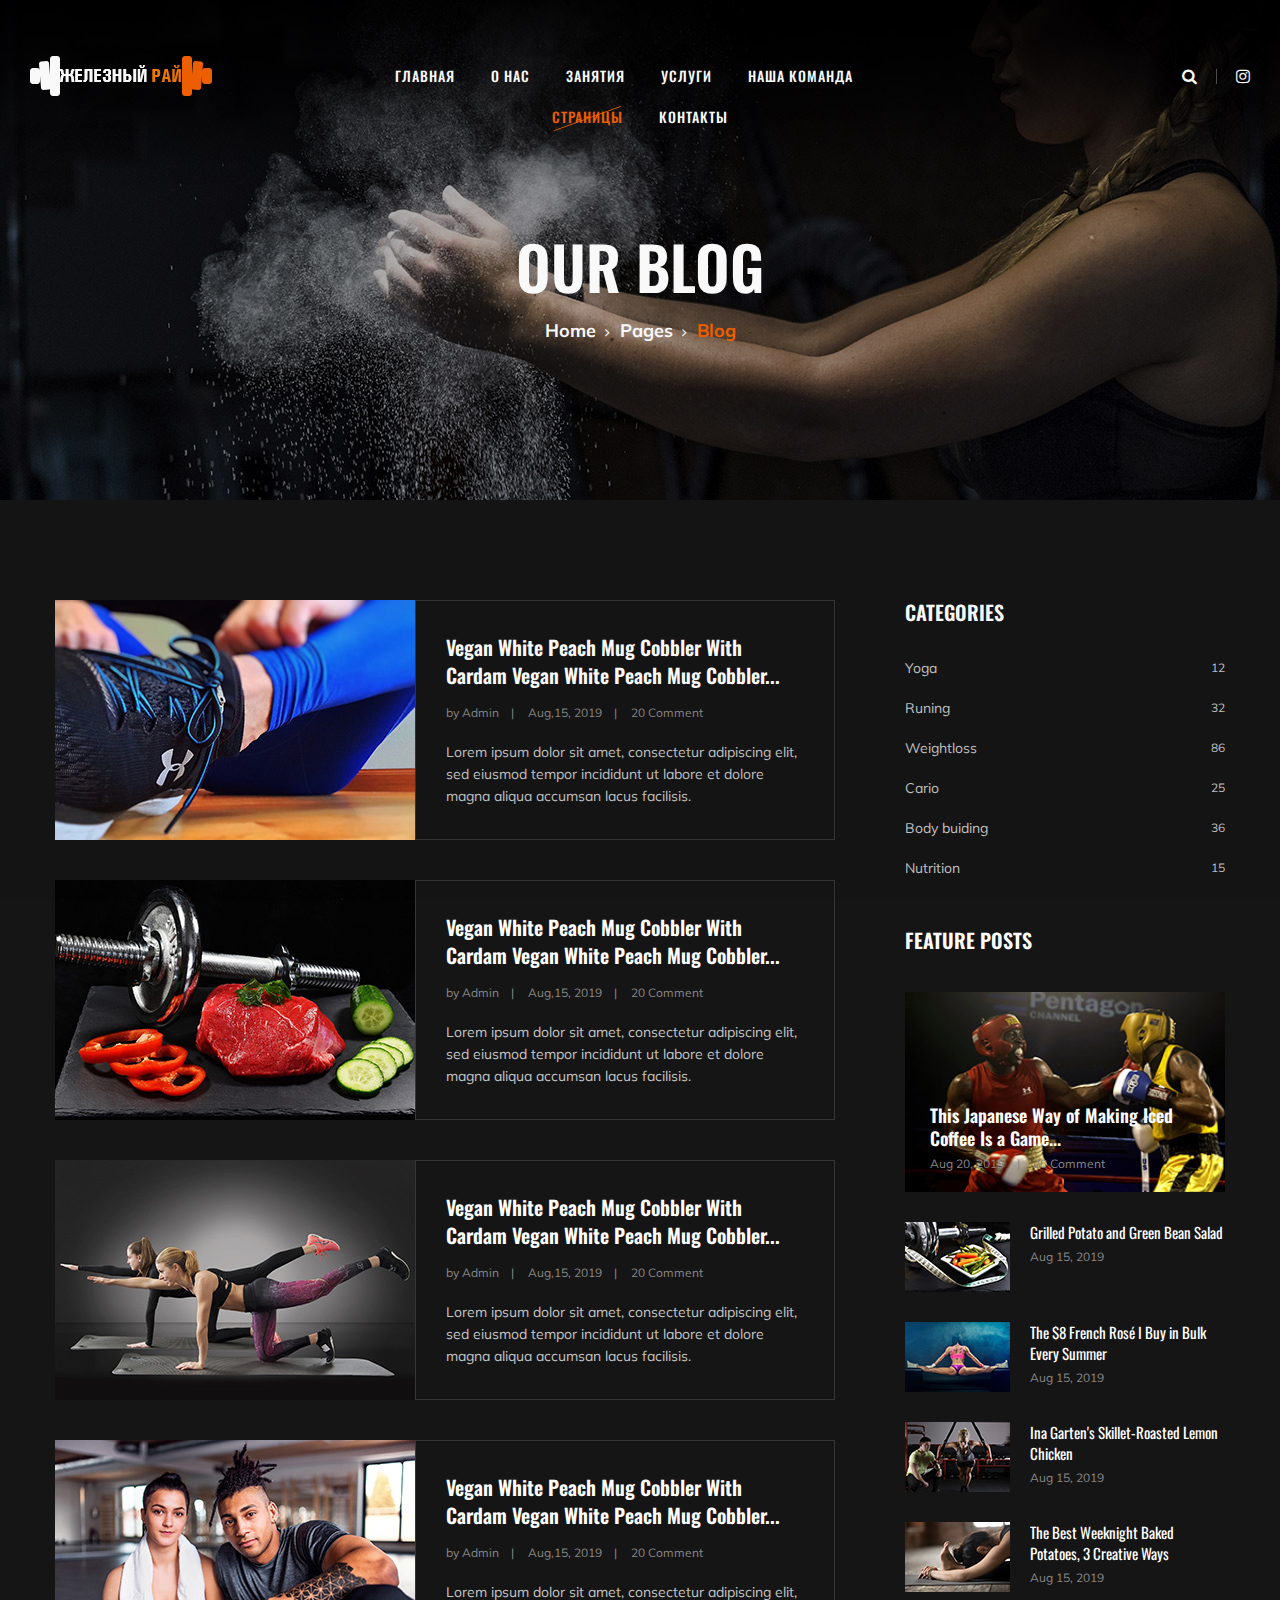
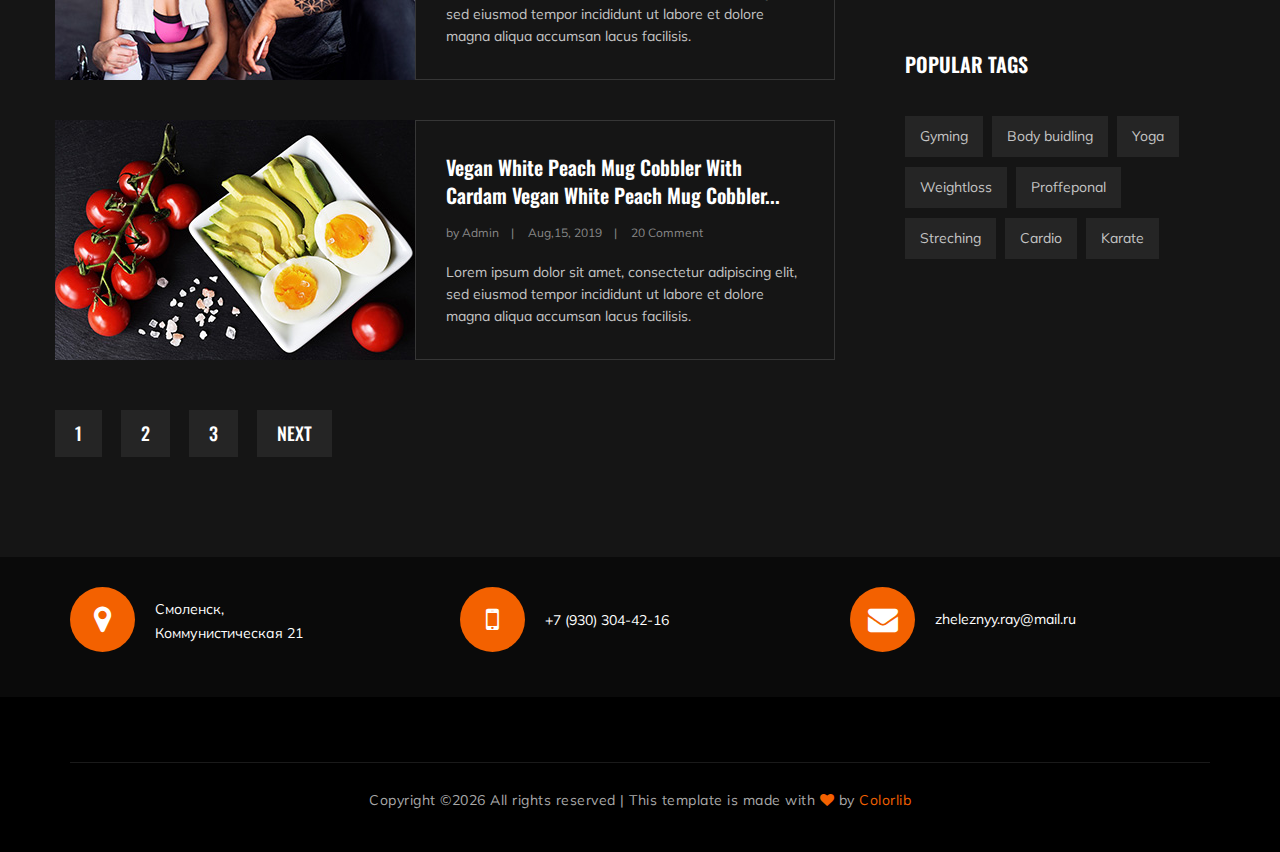
<file: gymlife-master/blog.html>
<!DOCTYPE html>
<html lang="zxx">

<head>
    <meta charset="UTF-8">
    <meta name="description" content="Gym Template">
    <meta name="keywords" content="Gym, unica, creative, html">
    <meta name="viewport" content="width=device-width, initial-scale=1.0">
    <meta http-equiv="X-UA-Compatible" content="ie=edge">
    <title>Gym | Template</title>

    <!-- Google Font -->
    <link href="https://fonts.googleapis.com/css?family=Muli:300,400,500,600,700,800,900&display=swap" rel="stylesheet">
    <link href="https://fonts.googleapis.com/css?family=Oswald:300,400,500,600,700&display=swap" rel="stylesheet">

    <!-- Css Styles -->
    <link rel="stylesheet" href="css/bootstrap.min.css" type="text/css">
    <link rel="stylesheet" href="css/font-awesome.min.css" type="text/css">
    <link rel="stylesheet" href="css/flaticon.css" type="text/css">
    <link rel="stylesheet" href="css/owl.carousel.min.css" type="text/css">
    <link rel="stylesheet" href="css/barfiller.css" type="text/css">
    <link rel="stylesheet" href="css/magnific-popup.css" type="text/css">
    <link rel="stylesheet" href="css/slicknav.min.css" type="text/css">
    <link rel="stylesheet" href="css/style.css" type="text/css">
</head>

<body>
    <!-- Page Preloder -->
    <div id="preloder">
        <div class="loader"></div>
    </div>

    <!-- Offcanvas Menu Section Begin -->
    <div class="offcanvas-menu-overlay"></div>
    <div class="offcanvas-menu-wrapper">
        <div class="canvas-close">
            <i class="fa fa-close"></i>
        </div>
        <div class="canvas-search search-switch">
            <i class="fa fa-search"></i>
        </div>
        <nav class="canvas-menu mobile-menu">
            <ul>
                <li><a href="./index.html">Главная</a></li>
                <li><a href="./about-us.html">О Нас</a></li>
                <li><a href="./classes.html">Занятия</a></li>
                <li><a href="./services.html">Услуги</a></li>
                <li><a href="./team.html">Наша команда</a></li>
                <li><a href="#">Страницы</a>
                    <ul class="dropdown">
                        <li><a href="./about-us.html">О нас</a></li>
                        <li><a href="./class-timetable.html">Расписание занятий</a></li>
                        <li><a href="./bmi-calculator.html">Рассчитать ИМТ</a></li>
                        <li><a href="./team.html">Наша команда</a></li>
                        <li><a href="./gallery.html">Галерея</a></li>
                        <li><a href="./blog.html">Наш блог</a></li>
                        <li><a href="./404.html">404</a></li>
                    </ul>
                </li>
                <li><a href="./contact.html">Контакты</a></li>
            </ul>
        </nav>
        <div id="mobile-menu-wrap"></div>
        <div class="canvas-social">
            <a href="https://www.instagram.com/lomov_gym/"><i class="fa fa-instagram"></i></a>
        </div>
    </div>
    <!-- Offcanvas Menu Section End -->

    <!-- Header Section Begin -->
    <header class="header-section">
        <div class="container-fluid">
            <div class="row">
                <div class="col-lg-3">
                    <div class="logo">
                        <a href="./index.html">
                            <img src="img/logo.png" alt="">
                        </a>
                    </div>
                </div>
                <div class="col-lg-6">
                    <nav class="nav-menu">
                        <ul>
							<li><a href="./index.html">Главная</a></li>
							<li><a href="./about-us.html">О Нас</a></li>
							<li><a href="./class-details.html">Занятия</a></li>
							<li><a href="./services.html">Услуги</a></li>
							<li><a href="./team.html">Наша команда</a></li>
							<li class="active"><a href="#">Страницы</a>
								<ul class="dropdown">
									<li><a href="./about-us.html">О нас</a></li>
									<li><a href="./class-timetable.html">Расписание занятий</a></li>
									<li><a href="./bmi-calculator.html">Рассчитать ИМТ</a></li>
									<li><a href="./team.html">Наша команда</a></li>
									<li><a href="./gallery.html">Галерея</a></li>
									<li><a href="./blog.html">Наш блог</a></li>
									<li><a href="./404.html">404</a></li>
								</ul>
							</li>
							<li><a href="./contact.html">Контакты</a></li>
						</ul>
                    </nav>
                </div>
                <div class="col-lg-3">
                    <div class="top-option">
                        <div class="to-search search-switch">
                            <i class="fa fa-search"></i>
                        </div>
                        <div class="to-social">
                            <a href="https://www.instagram.com/lomov_gym/"><i class="fa fa-instagram"></i></a>
                        </div>
                    </div>
                </div>
            </div>
            <div class="canvas-open">
                <i class="fa fa-bars"></i>
            </div>
        </div>
    </header>
    <!-- Header End -->

    <!-- Breadcrumb Section Begin -->
    <section class="breadcrumb-section set-bg" data-setbg="img/breadcrumb-bg.jpg">
        <div class="container">
            <div class="row">
                <div class="col-lg-12 text-center">
                    <div class="breadcrumb-text">
                        <h2>Our Blog</h2>
                        <div class="bt-option">
                            <a href="./index.html">Home</a>
                            <a href="#">Pages</a>
                            <span>Blog</span>
                        </div>
                    </div>
                </div>
            </div>
        </div>
    </section>
    <!-- Breadcrumb Section End -->

    <!-- Blog Section Begin -->
    <section class="blog-section spad">
        <div class="container">
            <div class="row">
                <div class="col-lg-8 p-0">
                    <div class="blog-item">
                        <div class="bi-pic">
                            <img src="img/blog/blog-1.jpg" alt="">
                        </div>
                        <div class="bi-text">
                            <h5><a href="./blog-details.html">Vegan White Peach Mug Cobbler With Cardam Vegan White Peach Mug
                                    Cobbler...</a></h5>
                            <ul>
                                <li>by Admin</li>
                                <li>Aug,15, 2019</li>
                                <li>20 Comment</li>
                            </ul>
                            <p>Lorem ipsum dolor sit amet, consectetur adipiscing elit, sed eiusmod tempor incididunt ut
                                labore et dolore magna aliqua accumsan lacus facilisis.</p>
                        </div>
                    </div>
                    <div class="blog-item">
                        <div class="bi-pic">
                            <img src="img/blog/blog-2.jpg" alt="">
                        </div>
                        <div class="bi-text">
                            <h5><a href="./blog-details.html">Vegan White Peach Mug Cobbler With Cardam Vegan White Peach Mug
                                    Cobbler...</a></h5>
                            <ul>
                                <li>by Admin</li>
                                <li>Aug,15, 2019</li>
                                <li>20 Comment</li>
                            </ul>
                            <p>Lorem ipsum dolor sit amet, consectetur adipiscing elit, sed eiusmod tempor incididunt ut
                                labore et dolore magna aliqua accumsan lacus facilisis.</p>
                        </div>
                    </div>
                    <div class="blog-item">
                        <div class="bi-pic">
                            <img src="img/blog/blog-3.jpg" alt="">
                        </div>
                        <div class="bi-text">
                            <h5><a href="./blog-details.html">Vegan White Peach Mug Cobbler With Cardam Vegan White Peach Mug
                                    Cobbler...</a></h5>
                            <ul>
                                <li>by Admin</li>
                                <li>Aug,15, 2019</li>
                                <li>20 Comment</li>
                            </ul>
                            <p>Lorem ipsum dolor sit amet, consectetur adipiscing elit, sed eiusmod tempor incididunt ut
                                labore et dolore magna aliqua accumsan lacus facilisis.</p>
                        </div>
                    </div>
                    <div class="blog-item">
                        <div class="bi-pic">
                            <img src="img/blog/blog-4.jpg" alt="">
                        </div>
                        <div class="bi-text">
                            <h5><a href="./blog-details.html">Vegan White Peach Mug Cobbler With Cardam Vegan White Peach Mug
                                    Cobbler...</a></h5>
                            <ul>
                                <li>by Admin</li>
                                <li>Aug,15, 2019</li>
                                <li>20 Comment</li>
                            </ul>
                            <p>Lorem ipsum dolor sit amet, consectetur adipiscing elit, sed eiusmod tempor incididunt ut
                                labore et dolore magna aliqua accumsan lacus facilisis.</p>
                        </div>
                    </div>
                    <div class="blog-item">
                        <div class="bi-pic">
                            <img src="img/blog/blog-5.jpg" alt="">
                        </div>
                        <div class="bi-text">
                            <h5><a href="./blog-details.html">Vegan White Peach Mug Cobbler With Cardam Vegan White Peach Mug
                                    Cobbler...</a></h5>
                            <ul>
                                <li>by Admin</li>
                                <li>Aug,15, 2019</li>
                                <li>20 Comment</li>
                            </ul>
                            <p>Lorem ipsum dolor sit amet, consectetur adipiscing elit, sed eiusmod tempor incididunt ut
                                labore et dolore magna aliqua accumsan lacus facilisis.</p>
                        </div>
                    </div>
                    <div class="blog-pagination">
                        <a href="#">1</a>
                        <a href="#">2</a>
                        <a href="#">3</a>
                        <a href="#">Next</a>
                    </div>
                </div>
                <div class="col-lg-4 col-md-8 p-0">
                    <div class="sidebar-option">
                        <div class="so-categories">
                            <h5 class="title">Categories</h5>
                            <ul>
                                <li><a href="#">Yoga <span>12</span></a></li>
                                <li><a href="#">Runing <span>32</span></a></li>
                                <li><a href="#">Weightloss <span>86</span></a></li>
                                <li><a href="#">Cario <span>25</span></a></li>
                                <li><a href="#">Body buiding <span>36</span></a></li>
                                <li><a href="#">Nutrition <span>15</span></a></li>
                            </ul>
                        </div>
                        <div class="so-latest">
                            <h5 class="title">Feature posts</h5>
                            <div class="latest-large set-bg" data-setbg="img/letest-blog/latest-1.jpg">
                                <div class="ll-text">
                                    <h5><a href="./blog-details.html">This Japanese Way of Making Iced Coffee Is a Game...</a></h5>
                                    <ul>
                                        <li>Aug 20, 2019</li>
                                        <li>20 Comment</li>
                                    </ul>
                                </div>
                            </div>
                            <div class="latest-item">
                                <div class="li-pic">
                                    <img src="img/letest-blog/latest-2.jpg" alt="">
                                </div>
                                <div class="li-text">
                                    <h6><a href="./blog-details.html">Grilled Potato and Green Bean Salad</a></h6>
                                    <span class="li-time">Aug 15, 2019</span>
                                </div>
                            </div>
                            <div class="latest-item">
                                <div class="li-pic">
                                    <img src="img/letest-blog/latest-3.jpg" alt="">
                                </div>
                                <div class="li-text">
                                    <h6><a href="./blog-details.html">The $8 French Rosé I Buy in Bulk Every Summer</a></h6>
                                    <span class="li-time">Aug 15, 2019</span>
                                </div>
                            </div>
                            <div class="latest-item">
                                <div class="li-pic">
                                    <img src="img/letest-blog/latest-4.jpg" alt="">
                                </div>
                                <div class="li-text">
                                    <h6><a href="./blog-details.html">Ina Garten's Skillet-Roasted Lemon Chicken</a></h6>
                                    <span class="li-time">Aug 15, 2019</span>
                                </div>
                            </div>
                            <div class="latest-item">
                                <div class="li-pic">
                                    <img src="img/letest-blog/latest-5.jpg" alt="">
                                </div>
                                <div class="li-text">
                                    <h6><a href="./blog-details.html">The Best Weeknight Baked Potatoes, 3 Creative Ways</a></h6>
                                    <span class="li-time">Aug 15, 2019</span>
                                </div>
                            </div>
                        </div>
                        <div class="so-tags">
                            <h5 class="title">Popular tags</h5>
                            <a href="#">Gyming</a>
                            <a href="#">Body buidling</a>
                            <a href="#">Yoga</a>
                            <a href="#">Weightloss</a>
                            <a href="#">Proffeponal</a>
                            <a href="#">Streching</a>
                            <a href="#">Cardio</a>
                            <a href="#">Karate</a>
                        </div>
                    </div>
                </div>
            </div>
        </div>
    </section>
    <!-- Blog Section End -->

    <!-- Get In Touch Section Begin -->
    <div class="gettouch-section">
        <div class="container">
            <div class="row">
                <div class="col-md-4">
                    <div class="gt-text">
                        <i class="fa fa-map-marker"></i>
                        <p>Смоленск,<br/> Коммунистическая 21</p>
                    </div>
                </div>
                <div class="col-md-4">
                    <div class="gt-text">
                        <i class="fa fa-mobile"></i>
                        <ul>
                            <li>+7 (930) 304-42-16</li>
                        </ul>
                    </div>
                </div>
                <div class="col-md-4">
                    <div class="gt-text email">
                        <i class="fa fa-envelope"></i>
                        <p>zheleznyy.ray@mail.ru</p>
                    </div>
                </div>
            </div>
        </div>
    </div>
    <!-- Get In Touch Section End -->

    <!-- Footer Section Begin -->
    <section class="footer-section">
        <div class="container">
            
            <div class="row">
                <div class="col-lg-12 text-center">
                    <div class="copyright-text">
                        <p><!-- Link back to Colorlib can't be removed. Template is licensed under CC BY 3.0. -->
  Copyright &copy;<script>document.write(new Date().getFullYear());</script> All rights reserved | This template is made with <i class="fa fa-heart" aria-hidden="true"></i> by <a href="https://colorlib.com" target="_blank">Colorlib</a>
  <!-- Link back to Colorlib can't be removed. Template is licensed under CC BY 3.0. --></p>
                    </div>
                </div>
            </div>
        </div>
    </section>
    <!-- Footer Section End -->

    <!-- Search model Begin -->
    <div class="search-model">
        <div class="h-100 d-flex align-items-center justify-content-center">
            <div class="search-close-switch">+</div>
            <form class="search-model-form">
                <input type="text" id="search-input" placeholder="Search here.....">
            </form>
        </div>
    </div>
    <!-- Search model end -->

    <!-- Js Plugins -->
    <script src="js/jquery-3.3.1.min.js"></script>
    <script src="js/bootstrap.min.js"></script>
    <script src="js/jquery.magnific-popup.min.js"></script>
    <script src="js/masonry.pkgd.min.js"></script>
    <script src="js/jquery.barfiller.js"></script>
    <script src="js/jquery.slicknav.js"></script>
    <script src="js/owl.carousel.min.js"></script>
    <script src="js/main.js"></script>



</body>

</html>
</file>
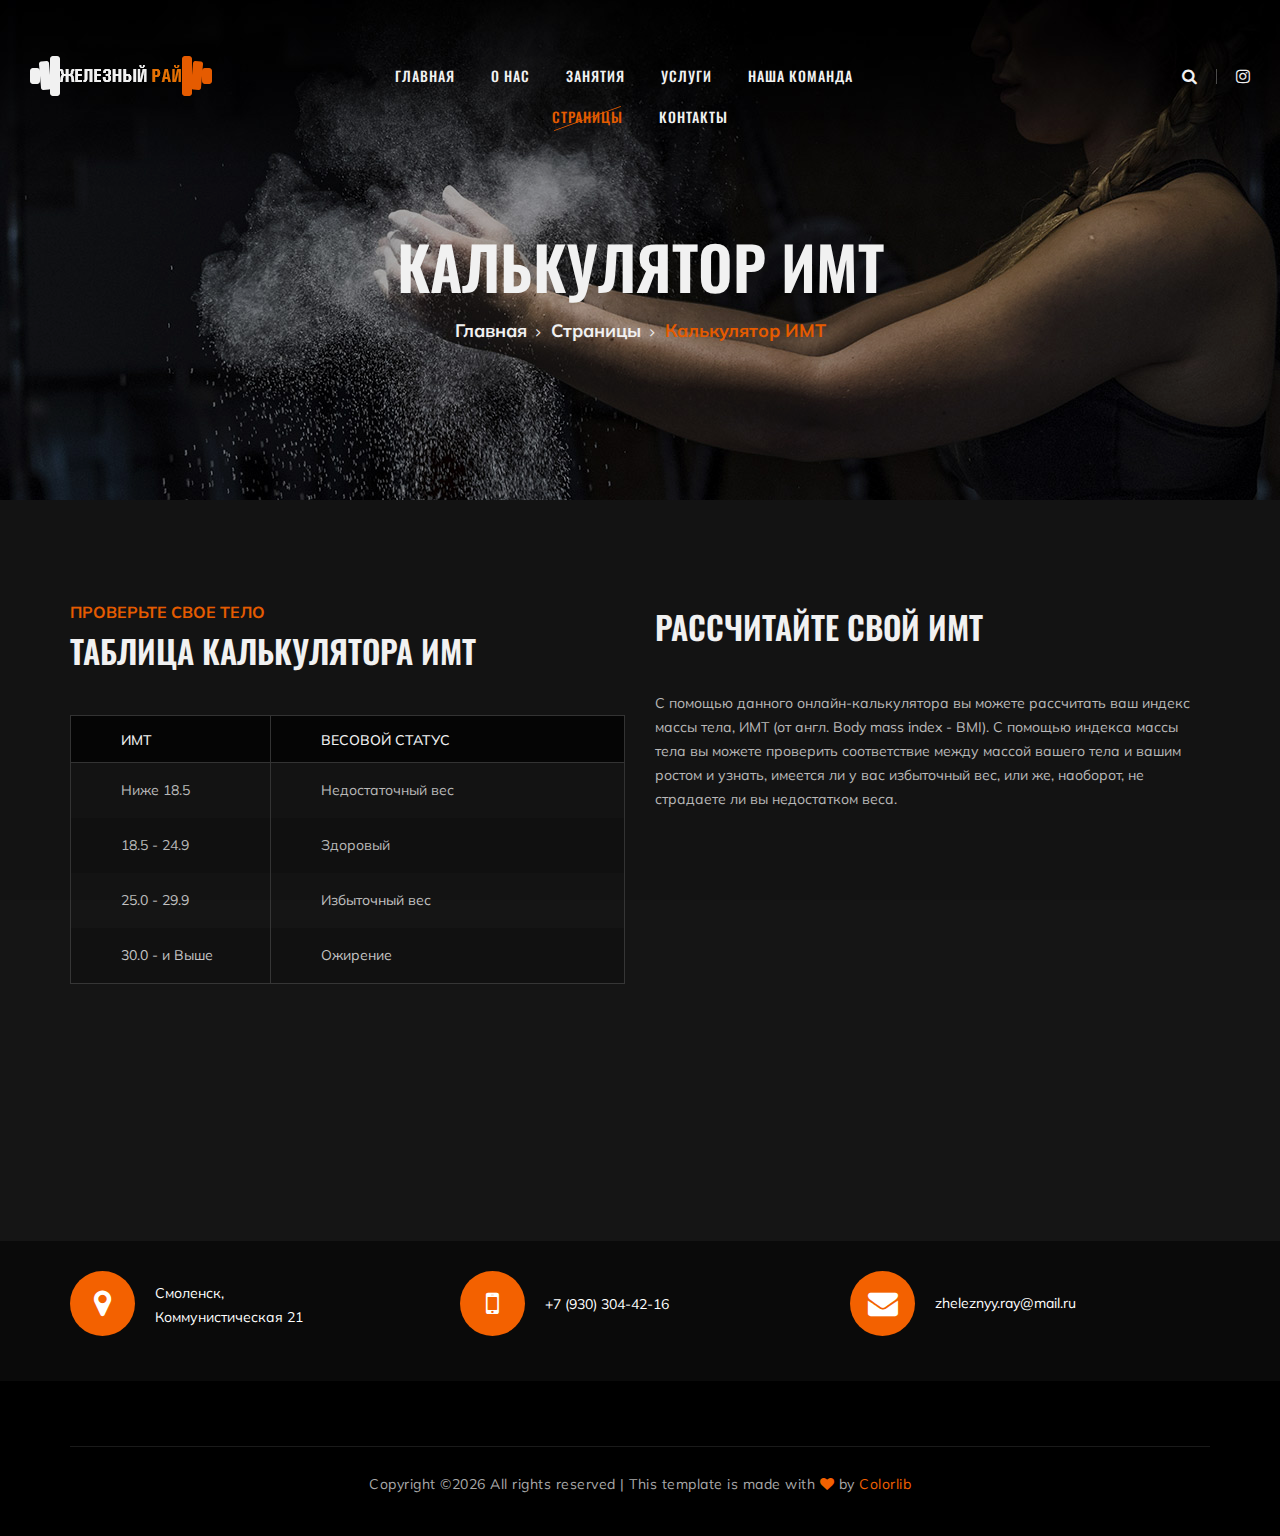
<file: gymlife-master/bmi-calculator.html>
<!DOCTYPE html>
<html lang="zxx">

<head>
    <meta charset="UTF-8">
    <meta name="description" content="Gym Template">
    <meta name="keywords" content="Gym, unica, creative, html">
    <meta name="viewport" content="width=device-width, initial-scale=1.0">
    <meta http-equiv="X-UA-Compatible" content="ie=edge">
    <title>Gym | Template</title>

    <!-- Google Font -->
    <link href="https://fonts.googleapis.com/css?family=Muli:300,400,500,600,700,800,900&display=swap" rel="stylesheet">
    <link href="https://fonts.googleapis.com/css?family=Oswald:300,400,500,600,700&display=swap" rel="stylesheet">

    <!-- Css Styles -->
    <link rel="stylesheet" href="css/bootstrap.min.css" type="text/css">
    <link rel="stylesheet" href="css/font-awesome.min.css" type="text/css">
    <link rel="stylesheet" href="css/flaticon.css" type="text/css">
    <link rel="stylesheet" href="css/owl.carousel.min.css" type="text/css">
    <link rel="stylesheet" href="css/barfiller.css" type="text/css">
    <link rel="stylesheet" href="css/magnific-popup.css" type="text/css">
    <link rel="stylesheet" href="css/slicknav.min.css" type="text/css">
    <link rel="stylesheet" href="css/style.css" type="text/css">
</head>

<body>
    <!-- Page Preloder -->
    <div id="preloder">
        <div class="loader"></div>
    </div>

    <!-- Offcanvas Menu Section Begin -->
    <div class="offcanvas-menu-overlay"></div>
    <div class="offcanvas-menu-wrapper">
        <div class="canvas-close">
            <i class="fa fa-close"></i>
        </div>
        <div class="canvas-search search-switch">
            <i class="fa fa-search"></i>
        </div>
        <nav class="canvas-menu mobile-menu">
            <ul>
                <li><a href="./index.html">Главная</a></li>
                <li><a href="./about-us.html">О Нас</a></li>
                <li><a href="./classes.html">Занятия</a></li>
                <li><a href="./services.html">Услуги</a></li>
                <li><a href="./team.html">Наша команда</a></li>
                <li><a href="#">Страницы</a>
                    <ul class="dropdown">
                        <li><a href="./about-us.html">О нас</a></li>
                        <li><a href="./class-timetable.html">Расписание занятий</a></li>
                        <li><a href="./bmi-calculator.html">Рассчитать ИМТ</a></li>
                        <li><a href="./team.html">Наша команда</a></li>
                        <li><a href="./gallery.html">Галерея</a></li>
                        <li><a href="./blog.html">Наш блог</a></li>
                        <li><a href="./404.html">404</a></li>
                    </ul>
                </li>
                <li><a href="./contact.html">Контакты</a></li>
            </ul>
        </nav>
        <div id="mobile-menu-wrap"></div>
        <div class="canvas-social">
            <a href="https://www.instagram.com/lomov_gym/"><i class="fa fa-instagram"></i></a>
        </div>
    </div>
    <!-- Offcanvas Menu Section End -->

    <!-- Header Section Begin -->
    <header class="header-section">
        <div class="container-fluid">
            <div class="row">
                <div class="col-lg-3">
                    <div class="logo">
                        <a href="./index.html">
                            <img src="img/logo.png" alt="">
                        </a>
                    </div>
                </div>
                <div class="col-lg-6">
                    <nav class="nav-menu">
                        <ul>
							<li><a href="./index.html">Главная</a></li>
							<li><a href="./about-us.html">О Нас</a></li>
							<li><a href="./class-details.html">Занятия</a></li>
							<li><a href="./services.html">Услуги</a></li>
							<li><a href="./team.html">Наша команда</a></li>
							<li class="active"><a href="#">Страницы</a>
								<ul class="dropdown">
									<li><a href="./about-us.html">О нас</a></li>
									<li><a href="./class-timetable.html">Расписание занятий</a></li>
									<li><a href="./bmi-calculator.html">Рассчитать ИМТ</a></li>
									<li><a href="./team.html">Наша команда</a></li>
									<li><a href="./gallery.html">Галерея</a></li>
									<li><a href="./blog.html">Наш блог</a></li>
									<li><a href="./404.html">404</a></li>
								</ul>
							</li>
							<li><a href="./contact.html">Контакты</a></li>
						</ul>
                    </nav>
                </div>
                <div class="col-lg-3">
                    <div class="top-option">
                        <div class="to-search search-switch">
                            <i class="fa fa-search"></i>
                        </div>
                        <div class="to-social">
                            <a href="https://www.instagram.com/lomov_gym/"><i class="fa fa-instagram"></i></a>
                        </div>
                    </div>
                </div>
            </div>
            <div class="canvas-open">
                <i class="fa fa-bars"></i>
            </div>
        </div>
    </header>
    <!-- Header End -->

    <!-- Breadcrumb Section Begin -->
    <section class="breadcrumb-section set-bg" data-setbg="img/breadcrumb-bg.jpg">
        <div class="container">
            <div class="row">
                <div class="col-lg-12 text-center">
                    <div class="breadcrumb-text">
                        <h2>КАЛЬКУЛЯТОР ИМТ</h2>
                        <div class="bt-option">
                            <a href="./index.html">Главная</a>
                            <a href="#">Страницы</a>
                            <span>Калькулятор ИМТ</span>
                        </div>
                    </div>
                </div>
            </div>
        </div>
    </section>
    <!-- Breadcrumb Section End -->

    <!-- BMI Calculator Section Begin -->
    <section class="bmi-calculator-section spad">
        <div class="container">
            <div class="row">
                <div class="col-lg-6">
                    <div class="section-title chart-title">
                        <span>ПРОВЕРЬТЕ СВОЕ ТЕЛО</span>
                        <h2>ТАБЛИЦА КАЛЬКУЛЯТОРА ИМТ</h2>
                    </div>
                    <div class="chart-table">
                        <table>
                            <thead>
                                <tr>
                                    <th>ИМТ</th>
                                    <th>ВЕСОВОЙ СТАТУС</th>
                                </tr>
                            </thead>
                            <tbody>
                                <tr>
                                    <td class="point">Ниже 18.5</td>
                                    <td>Недостаточный вес</td>
                                </tr>
                                <tr>
                                    <td class="point">18.5 - 24.9</td>
                                    <td>Здоровый</td>
                                </tr>
                                <tr>
                                    <td class="point">25.0 - 29.9</td>
                                    <td>Избыточный вес</td>
                                </tr>
                                <tr>
                                    <td class="point">30.0 - и Выше</td>
                                    <td>Ожирение</td>
                                </tr>
                            </tbody>
                        </table>
                    </div>
                </div>
                <div class="col-lg-6">
                    <div class="section-title chart-calculate-title">
                        <h2>РАССЧИТАЙТЕ СВОЙ ИМТ</h2>
                    </div>
                    <div class="chart-calculate-form">
                        <p>С помощью данного онлайн-калькулятора вы можете рассчитать ваш индекс массы тела, ИМТ (от англ. Body mass index - BMI). 
						С помощью индекса массы тела вы можете проверить соответствие между массой вашего тела и вашим ростом и узнать, 
						имеется ли у вас избыточный вес, или же, наоборот, не страдаете ли вы недостатком веса.</p>
                        <iframe id="calcus-iframe-imt" width="100%" height="300" frameborder="0" style="width:1px; min-width: 100%;" scrolling="no" src="https://calcus.ru/calculator-imt?embed=1&lang=ru&bgcolor=%23ba8e09&buttoncolor=%235c3a4b" referrerpolicy="no-referrer-when-downgrade"></iframe>

<script>
    window.addEventListener('message', function(event) {
        if (height_imt = event.data['height_imt']) {
            document.getElementById('calcus-iframe-imt').style.height = height_imt + 'px'
        }
    })
</script>
                    </div>
                </div>
            </div>
        </div>
    </section>
    <!-- BMI Calculator Section End -->

    <!-- Get In Touch Section Begin -->
    <div class="gettouch-section">
        <div class="container">
            <div class="row">
                <div class="col-md-4">
                    <div class="gt-text">
                        <i class="fa fa-map-marker"></i>
                        <p>Смоленск,<br/> Коммунистическая 21</p>
                    </div>
                </div>
                <div class="col-md-4">
                    <div class="gt-text">
                        <i class="fa fa-mobile"></i>
                        <ul>
                            <li>+7 (930) 304-42-16</li>
                        </ul>
                    </div>
                </div>
                <div class="col-md-4">
                    <div class="gt-text email">
                        <i class="fa fa-envelope"></i>
                        <p>zheleznyy.ray@mail.ru</p>
                    </div>
                </div>
            </div>
        </div>
    </div>
    <!-- Get In Touch Section End -->

    <!-- Footer Section Begin -->
    <section class="footer-section">
        <div class="container">
            
            <div class="row">
                <div class="col-lg-12 text-center">
                    <div class="copyright-text">
                        <p><!-- Link back to Colorlib can't be removed. Template is licensed under CC BY 3.0. -->
  Copyright &copy;<script>document.write(new Date().getFullYear());</script> All rights reserved | This template is made with <i class="fa fa-heart" aria-hidden="true"></i> by <a href="https://colorlib.com" target="_blank">Colorlib</a>
  <!-- Link back to Colorlib can't be removed. Template is licensed under CC BY 3.0. --></p>
                    </div>
                </div>
            </div>
        </div>
    </section>
    <!-- Footer Section End -->

    <!-- Search model Begin -->
    <div class="search-model">
        <div class="h-100 d-flex align-items-center justify-content-center">
            <div class="search-close-switch">+</div>
            <form class="search-model-form">
                <input type="text" id="search-input" placeholder="Search here.....">
            </form>
        </div>
    </div>
    <!-- Search model end -->

    <!-- Js Plugins -->
    <script src="js/jquery-3.3.1.min.js"></script>
    <script src="js/bootstrap.min.js"></script>
    <script src="js/jquery.magnific-popup.min.js"></script>
    <script src="js/masonry.pkgd.min.js"></script>
    <script src="js/jquery.barfiller.js"></script>
    <script src="js/jquery.slicknav.js"></script>
    <script src="js/owl.carousel.min.js"></script>
    <script src="js/main.js"></script>



</body>

</html>
</file>
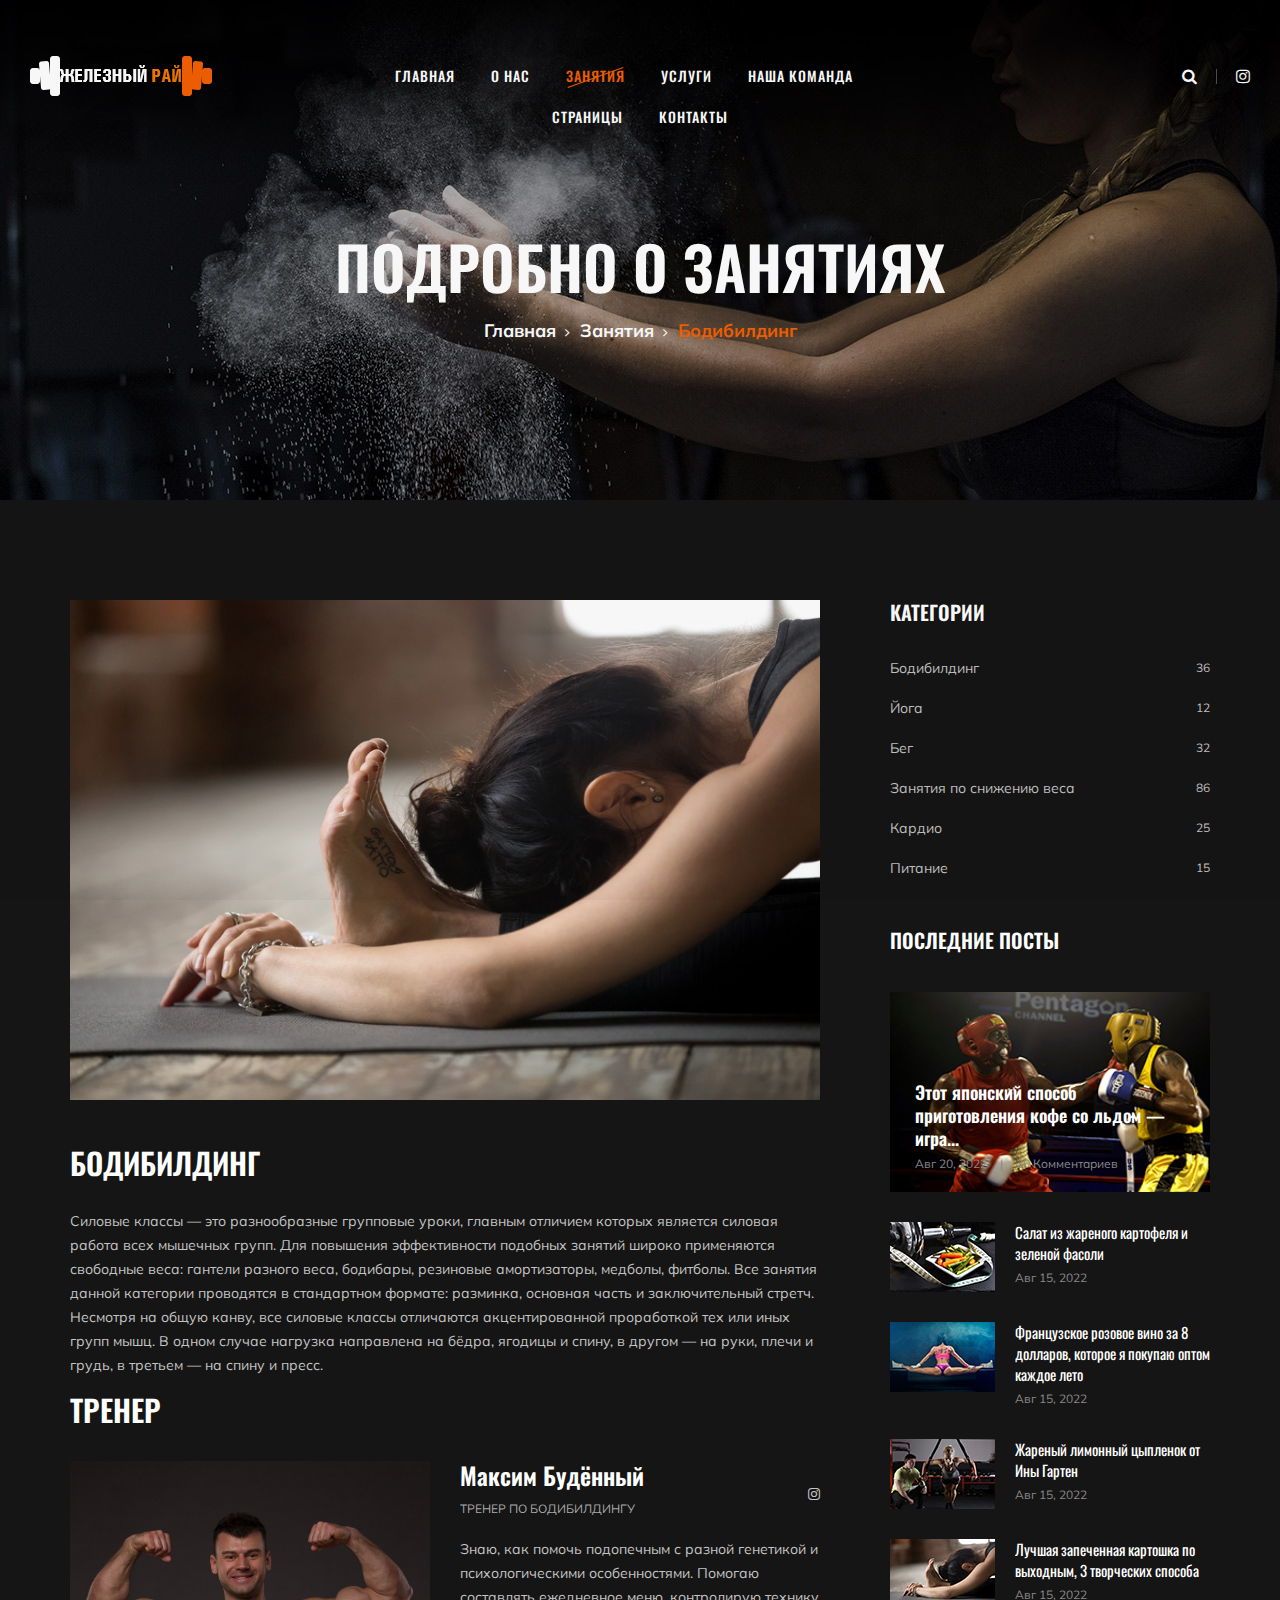
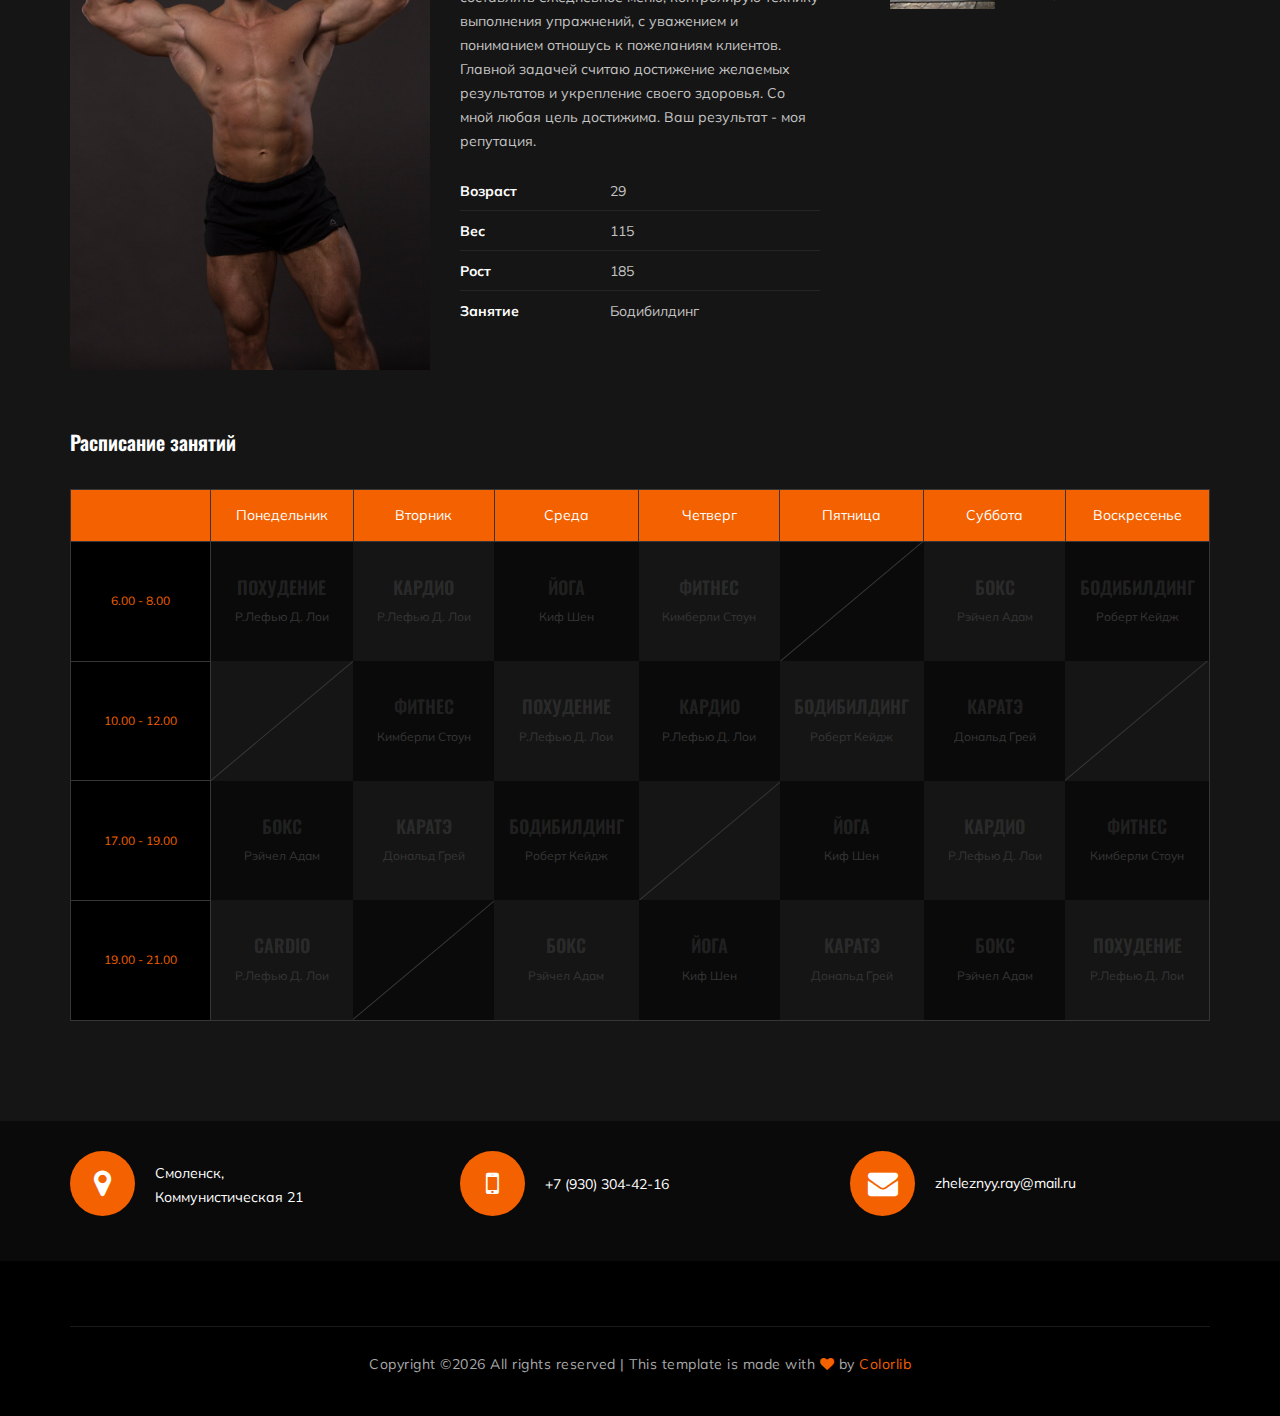
<file: gymlife-master/class-details.html>
<!DOCTYPE html>
<html lang="zxx">

<head>
    <meta charset="UTF-8">
    <meta name="description" content="Gym Template">
    <meta name="keywords" content="Gym, unica, creative, html">
    <meta name="viewport" content="width=device-width, initial-scale=1.0">
    <meta http-equiv="X-UA-Compatible" content="ie=edge">
    <title>Gym | Template</title>

    <!-- Google Font -->
    <link href="https://fonts.googleapis.com/css?family=Muli:300,400,500,600,700,800,900&display=swap" rel="stylesheet">
    <link href="https://fonts.googleapis.com/css?family=Oswald:300,400,500,600,700&display=swap" rel="stylesheet">

    <!-- Css Styles -->
    <link rel="stylesheet" href="css/bootstrap.min.css" type="text/css">
    <link rel="stylesheet" href="css/font-awesome.min.css" type="text/css">
    <link rel="stylesheet" href="css/flaticon.css" type="text/css">
    <link rel="stylesheet" href="css/owl.carousel.min.css" type="text/css">
    <link rel="stylesheet" href="css/barfiller.css" type="text/css">
    <link rel="stylesheet" href="css/magnific-popup.css" type="text/css">
    <link rel="stylesheet" href="css/slicknav.min.css" type="text/css">
    <link rel="stylesheet" href="css/style.css" type="text/css">
</head>

<body>
    <!-- Page Preloder -->
    <div id="preloder">
        <div class="loader"></div>
    </div>

    <!-- Offcanvas Menu Section Begin -->
    <div class="offcanvas-menu-overlay"></div>
    <div class="offcanvas-menu-wrapper">
        <div class="canvas-close">
            <i class="fa fa-close"></i>
        </div>
        <div class="canvas-search search-switch">
            <i class="fa fa-search"></i>
        </div>
        <nav class="canvas-menu mobile-menu">
            <ul>
                <li><a href="./index.html">Главная</a></li>
                <li><a href="./about-us.html">О Нас</a></li>
                <li><a href="./classes.html">Занятия</a></li>
                <li><a href="./services.html">Услуги</a></li>
                <li><a href="./team.html">Наша команда</a></li>
                <li><a href="#">Страницы</a>
                    <ul class="dropdown">
                        <li><a href="./about-us.html">О нас</a></li>
                        <li><a href="./class-timetable.html">Расписание занятий</a></li>
                        <li><a href="./bmi-calculator.html">Рассчитать ИМТ</a></li>
                        <li><a href="./team.html">Наша команда</a></li>
                        <li><a href="./gallery.html">Галерея</a></li>
                        <li><a href="./blog.html">Наш блог</a></li>
                        <li><a href="./404.html">404</a></li>
                    </ul>
                </li>
                <li><a href="./contact.html">Контакты</a></li>
            </ul>
        </nav>
        <div id="mobile-menu-wrap"></div>
        <div class="canvas-social">
            <a href="https://www.instagram.com/lomov_gym/"><i class="fa fa-instagram"></i></a>
        </div>
    </div>
    <!-- Offcanvas Menu Section End -->

    <!-- Header Section Begin -->
    <header class="header-section">
        <div class="container-fluid">
            <div class="row">
                <div class="col-lg-3">
                    <div class="logo">
                        <a href="./index.html">
                            <img src="img/logo.png" alt="">
                        </a>
                    </div>
                </div>
                <div class="col-lg-6">
                    <nav class="nav-menu">
                        <ul>
							<li><a href="./index.html">Главная</a></li>
							<li><a href="./about-us.html">О Нас</a></li>
							<li class="active"><a href="./class-details.html">Занятия</a></li>
							<li><a href="./services.html">Услуги</a></li>
							<li><a href="./team.html">Наша команда</a></li>
							<li><a href="#">Страницы</a>
								<ul class="dropdown">
									<li><a href="./about-us.html">О нас</a></li>
									<li><a href="./class-timetable.html">Расписание занятий</a></li>
									<li><a href="./bmi-calculator.html">Рассчитать ИМТ</a></li>
									<li><a href="./team.html">Наша команда</a></li>
									<li><a href="./gallery.html">Галерея</a></li>
									<li><a href="./blog.html">Наш блог</a></li>
									<li><a href="./404.html">404</a></li>
								</ul>
							</li>
							<li><a href="./contact.html">Контакты</a></li>
						</ul>
                    </nav>
                </div>
                <div class="col-lg-3">
                    <div class="top-option">
                        <div class="to-search search-switch">
                            <i class="fa fa-search"></i>
                        </div>
                        <div class="to-social">
                            <a href="https://www.instagram.com/lomov_gym/"><i class="fa fa-instagram"></i></a>
                        </div>
                    </div>
                </div>
            </div>
            <div class="canvas-open">
                <i class="fa fa-bars"></i>
            </div>
        </div>
    </header>
    <!-- Header End -->

    <!-- Breadcrumb Section Begin -->
    <section class="breadcrumb-section set-bg" data-setbg="img/breadcrumb-bg.jpg">
        <div class="container">
            <div class="row">
                <div class="col-lg-12 text-center">
                    <div class="breadcrumb-text">
                        <h2>ПОДРОБНО О ЗАНЯТИЯХ</h2>
                        <div class="bt-option">
                            <a href="./index.html">Главная</a>
                            <a href="#">Занятия</a>
                            <span>Бодибилдинг</span>
                        </div>
                    </div>
                </div>
            </div>
        </div>
    </section>
    <!-- Breadcrumb Section End -->

    <!-- Class Details Section Begin -->
    <section class="class-details-section spad">
        <div class="container">
            <div class="row">
                <div class="col-lg-8">
                    <div class="class-details-text">
                        <div class="cd-pic">
                            <img src="img/classes/class-details/class-detailsl.jpg" alt="">
                        </div>
                        <div class="cd-text">
                            <div class="cd-single-item">
                                <h3>Бодибилдинг</h3>
                                <p>Силовые классы — это разнообразные групповые уроки, главным отличием которых является силовая работа всех мышечных групп. 
								Для повышения эффективности подобных занятий широко применяются свободные веса: гантели разного веса, бодибары, резиновые амортизаторы, медболы, фитболы. 
								Все занятия данной категории проводятся в стандартном формате: разминка, основная часть и заключительный стретч. Несмотря на общую канву, 
								все силовые классы отличаются акцентированной проработкой тех или иных групп мышц. 
								В одном случае нагрузка направлена на бёдра, ягодицы и спину, в другом — на руки, плечи и грудь, в третьем — на спину и пресс.</p>
                            </div>
                            <div class="cd-single-item">
                                <h3>Тренер</h3>
                            </div>
                        </div>
                        <div class="cd-trainer">
                            <div class="row">
                                <div class="col-md-6">
                                    <div class="cd-trainer-pic">
                                        <img src="img/classes/class-details/trainer-profile.jpg" alt="">
                                    </div>
                                </div>
                                <div class="col-md-6">
                                    <div class="cd-trainer-text">
                                        <div class="trainer-title">
                                            <h4>Максим Будённый</h4>
                                            <span>Тренер по бодибилдингу</span>
                                        </div>
                                        <div class="trainer-social">
										<a href="https://instagram.com/max_budennyy"><i class="fa fa-instagram"></i></a>
                                        </div>
                                        <p>Знаю, как помочь подопечным с разной генетикой и психологическими особенностями. 
										Помогаю составлять ежедневное меню, контролирую технику выполнения упражнений, с уважением и пониманием 
										отношусь к пожеланиям клиентов. Главной задачей считаю достижение желаемых результатов и укрепление своего здоровья. 
										Со мной любая цель достижима.
										Ваш результат - моя репутация.</p>
                                        <ul class="trainer-info">
                                            <li><span>Возраст</span>29</li>
                                            <li><span>Вес</span>115</li>
                                            <li><span>Рост</span>185</li>
                                            <li><span>Занятие</span>Бодибилдинг</li>
                                        </ul>
                                    </div>
                                </div>
                            </div>
                        </div>
                    </div>
                </div>
                <div class="col-lg-4 col-md-8">
                    <div class="sidebar-option">
                        <div class="so-categories">
                            <h5 class="title">КАТЕГОРИИ</h5>
                            <ul>
                                <li><a href="./class-details.html">Бодибилдинг <span>36</span></a></li>
								<li><a href="#">Йога <span>12</span></a></li>
                                <li><a href="#">Бег <span>32</span></a></li>
                                <li><a href="#">Занятия по снижению веса <span>86</span></a></li>
                                <li><a href="#">Кардио <span>25</span></a></li>
                                
                                <li><a href="#">Питание <span>15</span></a></li>
                            </ul>
                        </div>
                        <div class="so-latest">
                            <h5 class="title">ПОСЛЕДНИЕ ПОСТЫ</h5>
                            <div class="latest-large set-bg" data-setbg="img/letest-blog/latest-1.jpg">
                                <div class="ll-text">
                                    <h5><a href="#">Этот японский способ приготовления кофе со льдом — игра...</a></h5>
                                    <ul>
                                        <li>Авг 20, 2022</li>
                                        <li>20 Комментариев</li>
                                    </ul>
                                </div>
                            </div>
                            <div class="latest-item">
                                <div class="li-pic">
                                    <img src="img/letest-blog/latest-2.jpg" alt="">
                                </div>
                                <div class="li-text">
                                    <h6><a href="#">Салат из жареного картофеля и зеленой фасоли</a></h6>
                                    <span class="li-time">Авг 15, 2022</span>
                                </div>
                            </div>
                            <div class="latest-item">
                                <div class="li-pic">
                                    <img src="img/letest-blog/latest-3.jpg" alt="">
                                </div>
                                <div class="li-text">
                                    <h6><a href="#">Французское розовое вино за 8 долларов, которое я покупаю оптом каждое лето</a></h6>
                                    <span class="li-time">Авг 15, 2022</span>
                                </div>
                            </div>
                            <div class="latest-item">
                                <div class="li-pic">
                                    <img src="img/letest-blog/latest-4.jpg" alt="">
                                </div>
                                <div class="li-text">
                                    <h6><a href="#">Жареный лимонный цыпленок от Ины Гартен</a></h6>
                                    <span class="li-time">Авг 15, 2022</span>
                                </div>
                            </div>
                            <div class="latest-item">
                                <div class="li-pic">
                                    <img src="img/letest-blog/latest-5.jpg" alt="">
                                </div>
                                <div class="li-text">
                                    <h6><a href="#">Лучшая запеченная картошка по выходным, 3 творческих способа</a></h6>
                                    <span class="li-time">Авг 15, 2022</span>
                                </div>
                            </div>
                        </div>
                    </div>
                </div>
            </div>
        </div>
    </section>
    <!-- Class Details Section End -->

    <!-- Class Timetable Section Begin -->
    <section class="class-timetable-section class-details-timetable spad">
        <div class="container">
            <div class="row">
                <div class="col-lg-12">
                    <div class="class-details-timetable_title">
                        <h5>Расписание занятий</h5>
                    </div>
                </div>
            </div>
            <div class="row">
                <div class="col-lg-12">
                    <div class="class-timetable details-timetable">
                        <table>
                            <thead>
                                <tr>
                                    <th></th>
                                    <th>Понедельник	</th>
                                    <th>Вторник</th>
                                    <th>Среда</th>
                                    <th>Четверг</th>
                                    <th>Пятница</th>
                                    <th>Суббота</th>
                                    <th>Воскресенье</th>
                                </tr>
                            </thead>
                            <tbody>
                                <tr>
                                    <td class="class-time">6.00 - 8.00</td>
                                    <td class="dark-bg hover-dp ts-meta" data-tsmeta="workout">
                                        <h5>похудение</h5>
                                        <span>Р.Лефью Д. Лои</span>
                                    </td>
                                    <td class="hover-dp ts-meta" data-tsmeta="fitness">
                                        <h5>Кардио</h5>
                                        <span>Р.Лефью Д. Лои</span>
                                    </td>
                                    <td class="dark-bg hover-dp ts-meta" data-tsmeta="workout">
                                        <h5>ЙОГА</h5>
                                        <span>Киф Шен</span>
                                    </td>
                                    <td class="hover-dp ts-meta" data-tsmeta="fitness">
                                        <h5>ФИТНЕС</h5>
                                        <span>Кимберли Стоун</span>
                                    </td>
                                    <td class="dark-bg blank-td"></td>
                                    <td class="hover-dp ts-meta" data-tsmeta="motivation">
                                        <h5>Бокс</h5>
                                        <span>Рэйчел Адам</span>
                                    </td>
                                    <td class="dark-bg hover-dp ts-meta" data-tsmeta="workout">
                                        <h5>БОДИБИЛДИНГ</h5>
                                        <span>Роберт Кейдж</span>
                                    </td>
                                </tr>
                                <tr>
                                    <td class="class-time">10.00 - 12.00</td>
                                    <td class="blank-td"></td>
                                    <td class="dark-bg hover-dp ts-meta" data-tsmeta="fitness">
                                        <h5>ФИТНЕС</h5>
                                        <span>Кимберли Стоун</span>
                                    </td>
                                    <td class="hover-dp ts-meta" data-tsmeta="workout">
                                        <h5>похудение</h5>
                                        <span>Р.Лефью Д. Лои</span>
                                    </td>
                                    <td class="dark-bg hover-dp ts-meta" data-tsmeta="motivation">
                                        <h5>Кардио</h5>
                                        <span>Р.Лефью Д. Лои</span>
                                    </td>
                                    <td class="hover-dp ts-meta" data-tsmeta="workout">
                                        <h5>БОДИБИЛДИНГ</h5>
                                        <span>Роберт Кейдж</span>
                                    </td>
                                    <td class="dark-bg hover-dp ts-meta" data-tsmeta="motivation">
                                        <h5>КАРАТЭ</h5>
                                        <span>Дональд Грей</span>
                                    </td>
                                    <td class="blank-td"></td>
                                </tr>
                                <tr>
                                    <td class="class-time">17.00 - 19.00</td>
                                    <td class="dark-bg hover-dp ts-meta" data-tsmeta="fitness">
                                        <h5>Бокс</h5>
                                        <span>Рэйчел Адам</span>
                                    </td>
                                    <td class="hover-dp ts-meta" data-tsmeta="motivation">
                                        <h5>КАРАТЭ</h5>
                                        <span>Дональд Грей</span>
                                    </td>
                                    <td class="dark-bg hover-dp ts-meta" data-tsmeta="workout">
                                        <h5>БОДИБИЛДИНГ</h5>
                                        <span>Роберт Кейдж</span>
                                    </td>
                                    <td class="blank-td"></td>
                                    <td class="dark-bg hover-dp ts-meta" data-tsmeta="workout">
                                        <h5>ЙОГА</h5>
                                        <span>Киф Шен</span>
                                    </td>
                                    <td class="hover-dp ts-meta" data-tsmeta="motivation">
                                        <h5>Кардио</h5>
                                        <span>Р.Лефью Д. Лои</span>
                                    </td>
                                    <td class="dark-bg hover-dp ts-meta" data-tsmeta="fitness">
                                        <h5>ФИТНЕС</h5>
                                        <span>Кимберли Стоун</span>
                                    </td>
                                </tr>
                                <tr>
                                    <td class="class-time">19.00 - 21.00</td>
                                    <td class="hover-dp ts-meta" data-tsmeta="motivation">
                                        <h5>Cardio</h5>
                                        <span>Р.Лефью Д. Лои</span>
                                    </td>
                                    <td class="dark-bg blank-td"></td>
                                    <td class="hover-dp ts-meta" data-tsmeta="fitness">
                                        <h5>Бокс</h5>
                                        <span>Рэйчел Адам</span>
                                    </td>
                                    <td class="dark-bg hover-dp ts-meta" data-tsmeta="workout">
                                        <h5>ЙОГА</h5>
                                        <span>Киф Шен</span>
                                    </td>
                                    <td class="hover-dp ts-meta" data-tsmeta="motivation">
                                        <h5>КАРАТЭ</h5>
                                        <span>Дональд Грей</span>
                                    </td>
                                    <td class="dark-bg hover-dp ts-meta" data-tsmeta="fitness">
                                        <h5>Бокс</h5>
                                        <span>Рэйчел Адам</span>
                                    </td>
                                    <td class="hover-dp ts-meta" data-tsmeta="workout">
                                        <h5>похудение</h5>
                                        <span>Р.Лефью Д. Лои</span>
                                    </td>
                                </tr>
                            </tbody>
                        </table>
                    </div>
                </div>
            </div>
        </div>
    </section>
    <!-- Class Timetable Section End -->

    <!-- Get In Touch Section Begin -->
    <div class="gettouch-section">
        <div class="container">
            <div class="row">
                <div class="col-md-4">
                    <div class="gt-text">
                        <i class="fa fa-map-marker"></i>
                        <p>Смоленск,<br/> Коммунистическая 21</p>
                    </div>
                </div>
                <div class="col-md-4">
                    <div class="gt-text">
                        <i class="fa fa-mobile"></i>
                        <ul>
                            <li>+7 (930) 304-42-16</li>
                        </ul>
                    </div>
                </div>
                <div class="col-md-4">
                    <div class="gt-text email">
                        <i class="fa fa-envelope"></i>
                        <p>zheleznyy.ray@mail.ru</p>
                    </div>
                </div>
            </div>
        </div>
    </div>
    <!-- Get In Touch Section End -->

    <!-- Footer Section Begin -->
    <section class="footer-section">
        <div class="container">
            
            <div class="row">
                <div class="col-lg-12 text-center">
                    <div class="copyright-text">
                        <p><!-- Link back to Colorlib can't be removed. Template is licensed under CC BY 3.0. -->
  Copyright &copy;<script>document.write(new Date().getFullYear());</script> All rights reserved | This template is made with <i class="fa fa-heart" aria-hidden="true"></i> by <a href="https://colorlib.com" target="_blank">Colorlib</a>
  <!-- Link back to Colorlib can't be removed. Template is licensed under CC BY 3.0. --></p>
                    </div>
                </div>
            </div>
        </div>
    </section>
    <!-- Footer Section End -->

    <!-- Search model Begin -->
    <div class="search-model">
        <div class="h-100 d-flex align-items-center justify-content-center">
            <div class="search-close-switch">+</div>
            <form class="search-model-form">
                <input type="text" id="search-input" placeholder="Search here.....">
            </form>
        </div>
    </div>
    <!-- Search model end -->

    <!-- Js Plugins -->
    <script src="js/jquery-3.3.1.min.js"></script>
    <script src="js/bootstrap.min.js"></script>
    <script src="js/jquery.magnific-popup.min.js"></script>
    <script src="js/masonry.pkgd.min.js"></script>
    <script src="js/jquery.barfiller.js"></script>
    <script src="js/jquery.slicknav.js"></script>
    <script src="js/owl.carousel.min.js"></script>
    <script src="js/main.js"></script>



</body>

</html>
</file>
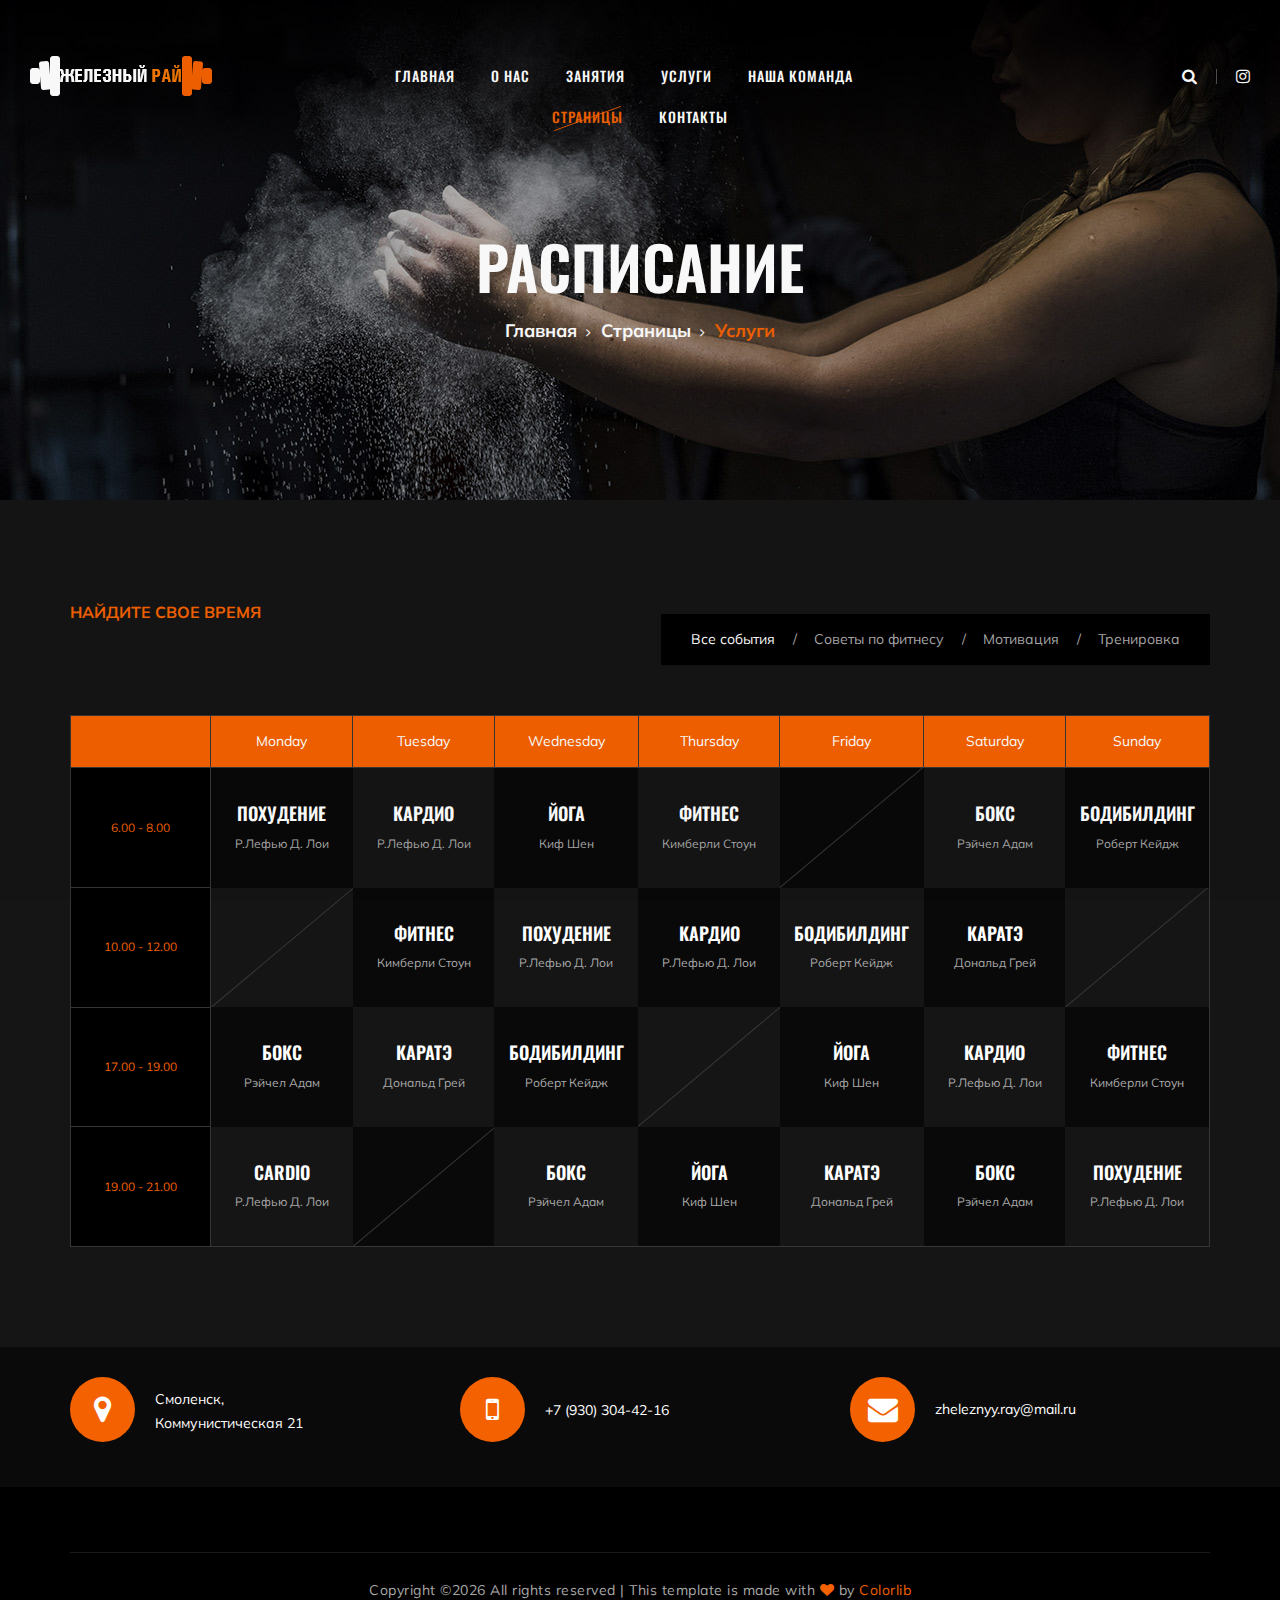
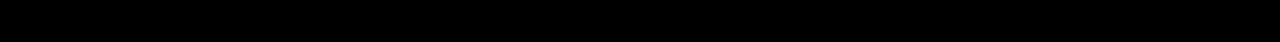
<file: gymlife-master/class-timetable.html>
<!DOCTYPE html>
<html lang="zxx">

<head>
    <meta charset="UTF-8">
    <meta name="description" content="Gym Template">
    <meta name="keywords" content="Gym, unica, creative, html">
    <meta name="viewport" content="width=device-width, initial-scale=1.0">
    <meta http-equiv="X-UA-Compatible" content="ie=edge">
    <title>Gym | Template</title>

    <!-- Google Font -->
    <link href="https://fonts.googleapis.com/css?family=Muli:300,400,500,600,700,800,900&display=swap" rel="stylesheet">
    <link href="https://fonts.googleapis.com/css?family=Oswald:300,400,500,600,700&display=swap" rel="stylesheet">

    <!-- Css Styles -->
    <link rel="stylesheet" href="css/bootstrap.min.css" type="text/css">
    <link rel="stylesheet" href="css/font-awesome.min.css" type="text/css">
    <link rel="stylesheet" href="css/flaticon.css" type="text/css">
    <link rel="stylesheet" href="css/owl.carousel.min.css" type="text/css">
    <link rel="stylesheet" href="css/barfiller.css" type="text/css">
    <link rel="stylesheet" href="css/magnific-popup.css" type="text/css">
    <link rel="stylesheet" href="css/slicknav.min.css" type="text/css">
    <link rel="stylesheet" href="css/style.css" type="text/css">
</head>

<body>
    <!-- Page Preloder -->
    <div id="preloder">
        <div class="loader"></div>
    </div>

    <!-- Offcanvas Menu Section Begin -->
    <div class="offcanvas-menu-overlay"></div>
    <div class="offcanvas-menu-wrapper">
        <div class="canvas-close">
            <i class="fa fa-close"></i>
        </div>
        <div class="canvas-search search-switch">
            <i class="fa fa-search"></i>
        </div>
        <nav class="canvas-menu mobile-menu">
            <ul>
                <li><a href="./index.html">Главная</a></li>
                <li><a href="./about-us.html">О Нас</a></li>
                <li><a href="./classes.html">Занятия</a></li>
                <li><a href="./services.html">Услуги</a></li>
                <li><a href="./team.html">Наша команда</a></li>
                <li><a href="#">Страницы</a>
                    <ul class="dropdown">
                        <li><a href="./about-us.html">О нас</a></li>
                        <li><a href="./class-timetable.html">Расписание занятий</a></li>
                        <li><a href="./bmi-calculator.html">Рассчитать ИМТ</a></li>
                        <li><a href="./team.html">Наша команда</a></li>
                        <li><a href="./gallery.html">Галерея</a></li>
                        <li><a href="./blog.html">Наш блог</a></li>
                        <li><a href="./404.html">404</a></li>
                    </ul>
                </li>
                <li><a href="./contact.html">Контакты</a></li>
            </ul>
        </nav>
        <div id="mobile-menu-wrap"></div>
        <div class="canvas-social">
            <a href="https://www.instagram.com/lomov_gym/"><i class="fa fa-instagram"></i></a>
        </div>
    </div>
    <!-- Offcanvas Menu Section End -->

    <!-- Header Section Begin -->
    <header class="header-section">
        <div class="container-fluid">
            <div class="row">
                <div class="col-lg-3">
                    <div class="logo">
                        <a href="./index.html">
                            <img src="img/logo.png" alt="">
                        </a>
                    </div>
                </div>
                <div class="col-lg-6">
                    <nav class="nav-menu">
                        <ul>
							<li><a href="./index.html">Главная</a></li>
							<li><a href="./about-us.html">О Нас</a></li>
							<li><a href="./class-details.html">Занятия</a></li>
							<li><a href="./services.html">Услуги</a></li>
							<li><a href="./team.html">Наша команда</a></li>
							<li class="active"><a href="#">Страницы</a>
								<ul class="dropdown">
									<li><a href="./about-us.html">О нас</a></li>
									<li><a href="./class-timetable.html">Расписание занятий</a></li>
									<li><a href="./bmi-calculator.html">Рассчитать ИМТ</a></li>
									<li><a href="./team.html">Наша команда</a></li>
									<li><a href="./gallery.html">Галерея</a></li>
									<li><a href="./blog.html">Наш блог</a></li>
									<li><a href="./404.html">404</a></li>
								</ul>
							</li>
							<li><a href="./contact.html">Контакты</a></li>
						</ul>
                    </nav>
                </div>
                <div class="col-lg-3">
                    <div class="top-option">
                        <div class="to-search search-switch">
                            <i class="fa fa-search"></i>
                        </div>
                        <div class="to-social">
                            <a href="https://www.instagram.com/lomov_gym/"><i class="fa fa-instagram"></i></a>
                        </div>
                    </div>
                </div>
            </div>
            <div class="canvas-open">
                <i class="fa fa-bars"></i>
            </div>
        </div>
    </header>
    <!-- Header End -->

    <!-- Breadcrumb Section Begin -->
    <section class="breadcrumb-section set-bg" data-setbg="img/breadcrumb-bg.jpg">
        <div class="container">
            <div class="row">
                <div class="col-lg-12 text-center">
                    <div class="breadcrumb-text">
                        <h2>расписание</h2>
                        <div class="bt-option">
                            <a href="./index.html">Главная</a>
                            <a href="#">Страницы</a>
                            <span>Услуги</span>
                        </div>
                    </div>
                </div>
            </div>
        </div>
    </section>
    <!-- Breadcrumb Section End -->

    <!-- Class Timetable Section Begin -->
    <section class="class-timetable-section spad">
        <div class="container">
            <div class="row">
                <div class="col-lg-6">
                    <div class="section-title">
                        <span>НАЙДИТЕ СВОЕ ВРЕМЯ</span>
                    </div>
                </div>
                <div class="col-lg-6">
                    <div class="table-controls">
                        <ul>
                            <li class="active" data-tsfilter="all">Все события</li>
                            <li data-tsfilter="fitness">Советы по фитнесу</li>
                            <li data-tsfilter="motivation">Мотивация</li>
                            <li data-tsfilter="workout">Тренировка</li>
                        </ul>
                    </div>
                </div>
            </div>
            <div class="row">
                <div class="col-lg-12">
                    <div class="class-timetable">
                        <table>
                            <thead>
                                <tr>
                                    <th></th>
                                    <th>Monday</th>
                                    <th>Tuesday</th>
                                    <th>Wednesday</th>
                                    <th>Thursday</th>
                                    <th>Friday</th>
                                    <th>Saturday</th>
                                    <th>Sunday</th>
                                </tr>
                            </thead>
                            <tbody>
                                <tr>
                                    <td class="class-time">6.00 - 8.00</td>
                                    <td class="dark-bg hover-dp ts-meta" data-tsmeta="workout">
                                        <h5>похудение</h5>
                                        <span>Р.Лефью Д. Лои</span>
                                    </td>
                                    <td class="hover-dp ts-meta" data-tsmeta="fitness">
                                        <h5>Кардио</h5>
                                        <span>Р.Лефью Д. Лои</span>
                                    </td>
                                    <td class="dark-bg hover-dp ts-meta" data-tsmeta="workout">
                                        <h5>ЙОГА</h5>
                                        <span>Киф Шен</span>
                                    </td>
                                    <td class="hover-dp ts-meta" data-tsmeta="fitness">
                                        <h5>ФИТНЕС</h5>
                                        <span>Кимберли Стоун</span>
                                    </td>
                                    <td class="dark-bg blank-td"></td>
                                    <td class="hover-dp ts-meta" data-tsmeta="motivation">
                                        <h5>Бокс</h5>
                                        <span>Рэйчел Адам</span>
                                    </td>
                                    <td class="dark-bg hover-dp ts-meta" data-tsmeta="workout">
                                        <h5>БОДИБИЛДИНГ</h5>
                                        <span>Роберт Кейдж</span>
                                    </td>
                                </tr>
                                <tr>
                                    <td class="class-time">10.00 - 12.00</td>
                                    <td class="blank-td"></td>
                                    <td class="dark-bg hover-dp ts-meta" data-tsmeta="fitness">
                                        <h5>ФИТНЕС</h5>
                                        <span>Кимберли Стоун</span>
                                    </td>
                                    <td class="hover-dp ts-meta" data-tsmeta="workout">
                                        <h5>похудение</h5>
                                        <span>Р.Лефью Д. Лои</span>
                                    </td>
                                    <td class="dark-bg hover-dp ts-meta" data-tsmeta="motivation">
                                        <h5>Кардио</h5>
                                        <span>Р.Лефью Д. Лои</span>
                                    </td>
                                    <td class="hover-dp ts-meta" data-tsmeta="workout">
                                        <h5>БОДИБИЛДИНГ</h5>
                                        <span>Роберт Кейдж</span>
                                    </td>
                                    <td class="dark-bg hover-dp ts-meta" data-tsmeta="motivation">
                                        <h5>КАРАТЭ</h5>
                                        <span>Дональд Грей</span>
                                    </td>
                                    <td class="blank-td"></td>
                                </tr>
                                <tr>
                                    <td class="class-time">17.00 - 19.00</td>
                                    <td class="dark-bg hover-dp ts-meta" data-tsmeta="fitness">
                                        <h5>Бокс</h5>
                                        <span>Рэйчел Адам</span>
                                    </td>
                                    <td class="hover-dp ts-meta" data-tsmeta="motivation">
                                        <h5>КАРАТЭ</h5>
                                        <span>Дональд Грей</span>
                                    </td>
                                    <td class="dark-bg hover-dp ts-meta" data-tsmeta="workout">
                                        <h5>БОДИБИЛДИНГ</h5>
                                        <span>Роберт Кейдж</span>
                                    </td>
                                    <td class="blank-td"></td>
                                    <td class="dark-bg hover-dp ts-meta" data-tsmeta="workout">
                                        <h5>ЙОГА</h5>
                                        <span>Киф Шен</span>
                                    </td>
                                    <td class="hover-dp ts-meta" data-tsmeta="motivation">
                                        <h5>Кардио</h5>
                                        <span>Р.Лефью Д. Лои</span>
                                    </td>
                                    <td class="dark-bg hover-dp ts-meta" data-tsmeta="fitness">
                                        <h5>ФИТНЕС</h5>
                                        <span>Кимберли Стоун</span>
                                    </td>
                                </tr>
                                <tr>
                                    <td class="class-time">19.00 - 21.00</td>
                                    <td class="hover-dp ts-meta" data-tsmeta="motivation">
                                        <h5>Cardio</h5>
                                        <span>Р.Лефью Д. Лои</span>
                                    </td>
                                    <td class="dark-bg blank-td"></td>
                                    <td class="hover-dp ts-meta" data-tsmeta="fitness">
                                        <h5>Бокс</h5>
                                        <span>Рэйчел Адам</span>
                                    </td>
                                    <td class="dark-bg hover-dp ts-meta" data-tsmeta="workout">
                                        <h5>ЙОГА</h5>
                                        <span>Киф Шен</span>
                                    </td>
                                    <td class="hover-dp ts-meta" data-tsmeta="motivation">
                                        <h5>КАРАТЭ</h5>
                                        <span>Дональд Грей</span>
                                    </td>
                                    <td class="dark-bg hover-dp ts-meta" data-tsmeta="fitness">
                                        <h5>Бокс</h5>
                                        <span>Рэйчел Адам</span>
                                    </td>
                                    <td class="hover-dp ts-meta" data-tsmeta="workout">
                                        <h5>похудение</h5>
                                        <span>Р.Лефью Д. Лои</span>
                                    </td>
                                </tr>
                            </tbody>
                        </table>
                    </div>
                </div>
            </div>
        </div>
    </section>
    <!-- Class Timetable Section End -->

    <!-- Get In Touch Section Begin -->
    <div class="gettouch-section">
        <div class="container">
            <div class="row">
                <div class="col-md-4">
                    <div class="gt-text">
                        <i class="fa fa-map-marker"></i>
                        <p>Смоленск,<br/> Коммунистическая 21</p>
                    </div>
                </div>
                <div class="col-md-4">
                    <div class="gt-text">
                        <i class="fa fa-mobile"></i>
                        <ul>
                            <li>+7 (930) 304-42-16</li>
                        </ul>
                    </div>
                </div>
                <div class="col-md-4">
                    <div class="gt-text email">
                        <i class="fa fa-envelope"></i>
                        <p>zheleznyy.ray@mail.ru</p>
                    </div>
                </div>
            </div>
        </div>
    </div>
    <!-- Get In Touch Section End -->

    <!-- Footer Section Begin -->
    <section class="footer-section">
        <div class="container">
            
            <div class="row">
                <div class="col-lg-12 text-center">
                    <div class="copyright-text">
                        <p><!-- Link back to Colorlib can't be removed. Template is licensed under CC BY 3.0. -->
  Copyright &copy;<script>document.write(new Date().getFullYear());</script> All rights reserved | This template is made with <i class="fa fa-heart" aria-hidden="true"></i> by <a href="https://colorlib.com" target="_blank">Colorlib</a>
  <!-- Link back to Colorlib can't be removed. Template is licensed under CC BY 3.0. --></p>
                    </div>
                </div>
            </div>
        </div>
    </section>
    <!-- Footer Section End -->

    <!-- Search model Begin -->
    <div class="search-model">
        <div class="h-100 d-flex align-items-center justify-content-center">
            <div class="search-close-switch">+</div>
            <form class="search-model-form">
                <input type="text" id="search-input" placeholder="Search here.....">
            </form>
        </div>
    </div>
    <!-- Search model end -->

    <!-- Js Plugins -->
    <script src="js/jquery-3.3.1.min.js"></script>
    <script src="js/bootstrap.min.js"></script>
    <script src="js/jquery.magnific-popup.min.js"></script>
    <script src="js/masonry.pkgd.min.js"></script>
    <script src="js/jquery.barfiller.js"></script>
    <script src="js/jquery.slicknav.js"></script>
    <script src="js/owl.carousel.min.js"></script>
    <script src="js/main.js"></script>



</body>

</html>
</file>
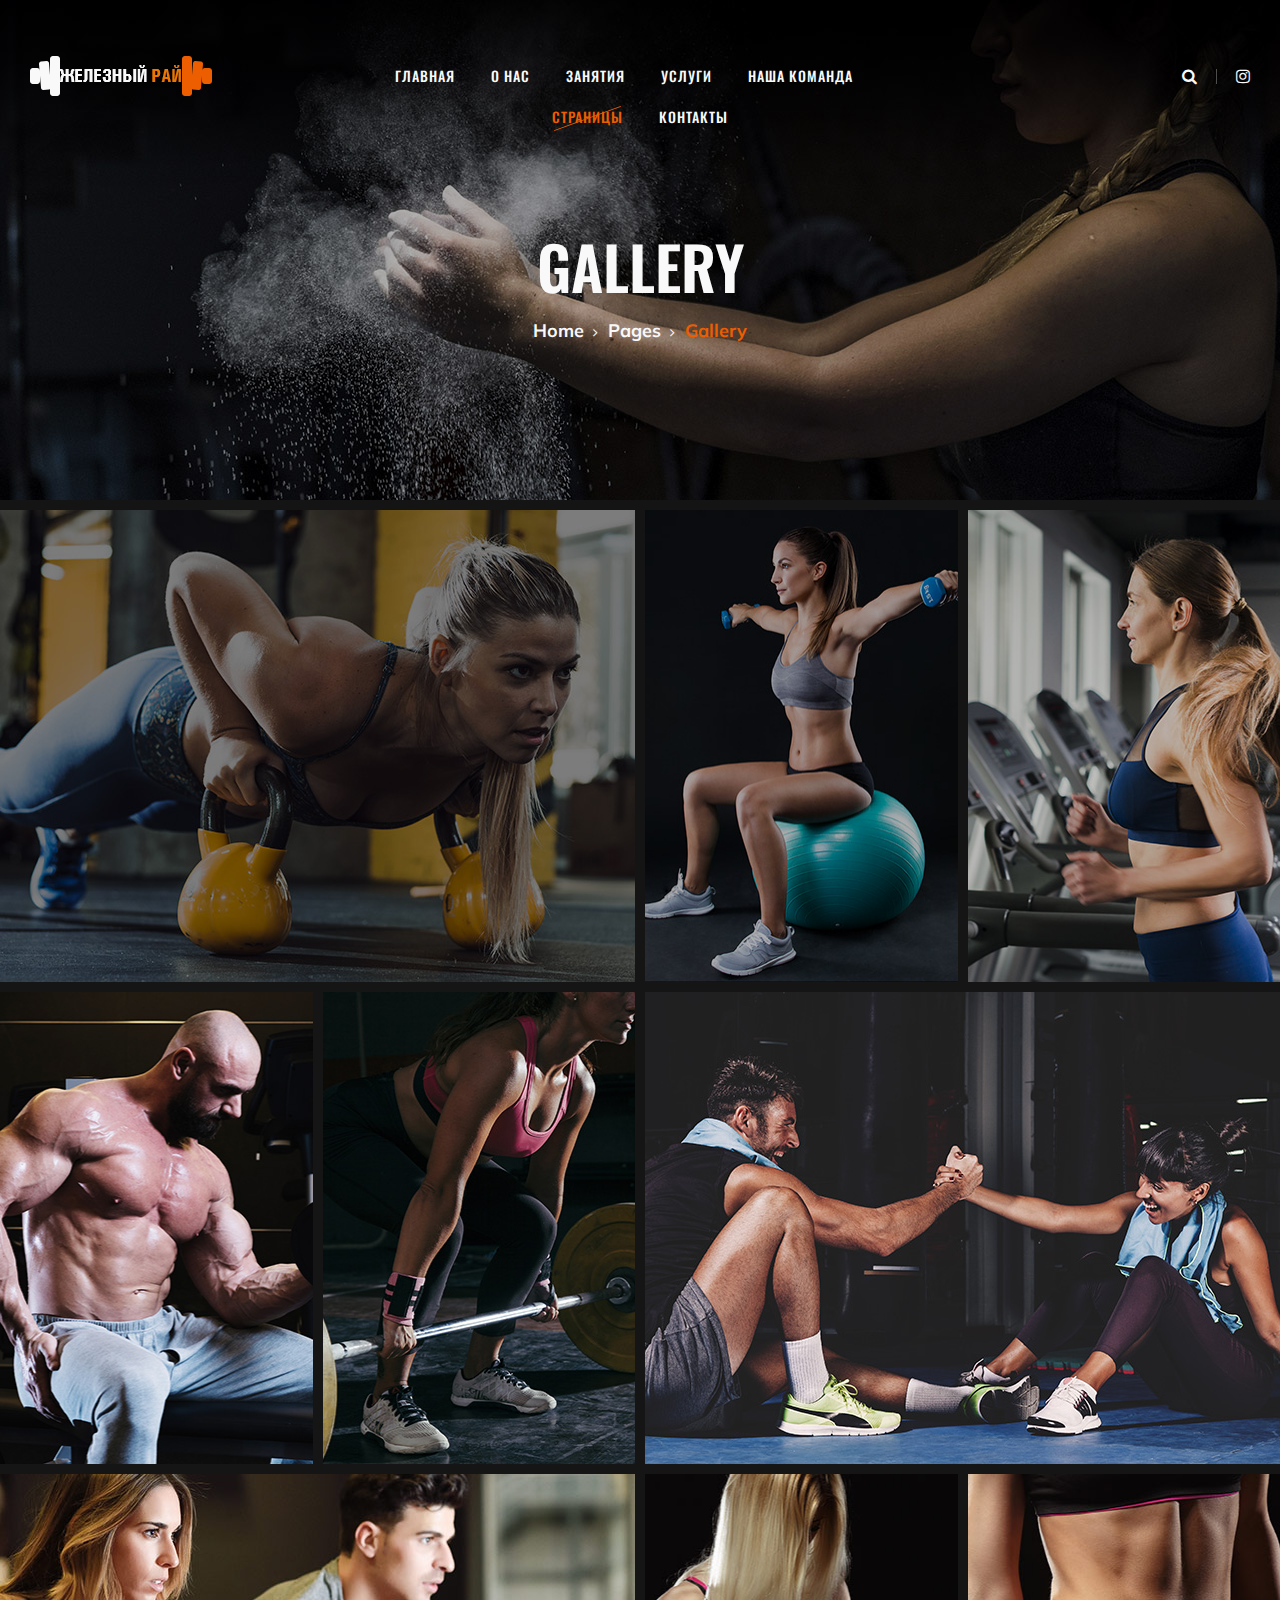
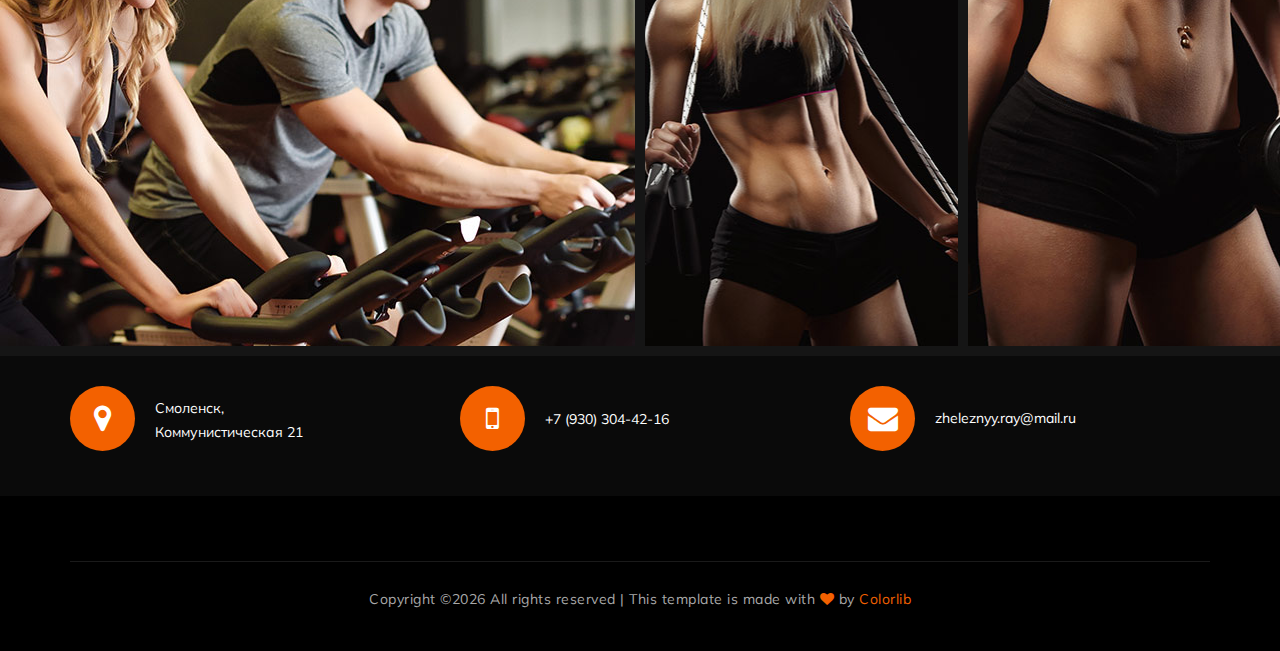
<file: gymlife-master/gallery.html>
<!DOCTYPE html>
<html lang="zxx">

<head>
    <meta charset="UTF-8">
    <meta name="description" content="Gym Template">
    <meta name="keywords" content="Gym, unica, creative, html">
    <meta name="viewport" content="width=device-width, initial-scale=1.0">
    <meta http-equiv="X-UA-Compatible" content="ie=edge">
    <title>Gym | Template</title>

    <!-- Google Font -->
    <link href="https://fonts.googleapis.com/css?family=Muli:300,400,500,600,700,800,900&display=swap" rel="stylesheet">
    <link href="https://fonts.googleapis.com/css?family=Oswald:300,400,500,600,700&display=swap" rel="stylesheet">

    <!-- Css Styles -->
    <link rel="stylesheet" href="css/bootstrap.min.css" type="text/css">
    <link rel="stylesheet" href="css/font-awesome.min.css" type="text/css">
    <link rel="stylesheet" href="css/flaticon.css" type="text/css">
    <link rel="stylesheet" href="css/owl.carousel.min.css" type="text/css">
    <link rel="stylesheet" href="css/barfiller.css" type="text/css">
    <link rel="stylesheet" href="css/magnific-popup.css" type="text/css">
    <link rel="stylesheet" href="css/slicknav.min.css" type="text/css">
    <link rel="stylesheet" href="css/style.css" type="text/css">
</head>

<body>
    <!-- Page Preloder -->
    <div id="preloder">
        <div class="loader"></div>
    </div>

    <!-- Offcanvas Menu Section Begin -->
    <div class="offcanvas-menu-overlay"></div>
    <div class="offcanvas-menu-wrapper">
        <div class="canvas-close">
            <i class="fa fa-close"></i>
        </div>
        <div class="canvas-search search-switch">
            <i class="fa fa-search"></i>
        </div>
        <nav class="canvas-menu mobile-menu">
            <ul>
                <li><a href="./index.html">Главная</a></li>
                <li><a href="./about-us.html">О Нас</a></li>
                <li><a href="./classes.html">Занятия</a></li>
                <li><a href="./services.html">Услуги</a></li>
                <li><a href="./team.html">Наша команда</a></li>
                <li><a href="#">Страницы</a>
                    <ul class="dropdown">
                        <li><a href="./about-us.html">О нас</a></li>
                        <li><a href="./class-timetable.html">Расписание занятий</a></li>
                        <li><a href="./bmi-calculator.html">Рассчитать ИМТ</a></li>
                        <li><a href="./team.html">Наша команда</a></li>
                        <li><a href="./gallery.html">Галерея</a></li>
                        <li><a href="./blog.html">Наш блог</a></li>
                        <li><a href="./404.html">404</a></li>
                    </ul>
                </li>
                <li><a href="./contact.html">Контакты</a></li>
            </ul>
        </nav>
        <div id="mobile-menu-wrap"></div>
        <div class="canvas-social">
            <a href="https://www.instagram.com/lomov_gym/"><i class="fa fa-instagram"></i></a>
        </div>
    </div>
    <!-- Offcanvas Menu Section End -->

    <!-- Header Section Begin -->
    <header class="header-section">
        <div class="container-fluid">
            <div class="row">
                <div class="col-lg-3">
                    <div class="logo">
                        <a href="./index.html">
                            <img src="img/logo.png" alt="">
                        </a>
                    </div>
                </div>
                <div class="col-lg-6">
                    <nav class="nav-menu">
                        <ul>
							<li><a href="./index.html">Главная</a></li>
							<li><a href="./about-us.html">О Нас</a></li>
							<li><a href="./class-details.html">Занятия</a></li>
							<li><a href="./services.html">Услуги</a></li>
							<li><a href="./team.html">Наша команда</a></li>
							<li class="active"><a href="#">Страницы</a>
								<ul class="dropdown">
									<li><a href="./about-us.html">О нас</a></li>
									<li><a href="./class-timetable.html">Расписание занятий</a></li>
									<li><a href="./bmi-calculator.html">Рассчитать ИМТ</a></li>
									<li><a href="./team.html">Наша команда</a></li>
									<li><a href="./gallery.html">Галерея</a></li>
									<li><a href="./blog.html">Наш блог</a></li>
									<li><a href="./404.html">404</a></li>
								</ul>
							</li>
							<li><a href="./contact.html">Контакты</a></li>
						</ul>
                    </nav>
                </div>
                <div class="col-lg-3">
                    <div class="top-option">
                        <div class="to-search search-switch">
                            <i class="fa fa-search"></i>
                        </div>
                        <div class="to-social">
                            <a href="https://www.instagram.com/lomov_gym/"><i class="fa fa-instagram"></i></a>
                        </div>
                    </div>
                </div>
            </div>
            <div class="canvas-open">
                <i class="fa fa-bars"></i>
            </div>
        </div>
    </header>
    <!-- Header End -->

    <!-- Breadcrumb Section Begin -->
    <section class="breadcrumb-section set-bg" data-setbg="img/breadcrumb-bg.jpg">
        <div class="container">
            <div class="row">
                <div class="col-lg-12 text-center">
                    <div class="breadcrumb-text">
                        <h2>Gallery</h2>
                        <div class="bt-option">
                            <a href="./index.html">Home</a>
                            <a href="#">Pages</a>
                            <span>Gallery</span>
                        </div>
                    </div>
                </div>
            </div>
        </div>
    </section>
    <!-- Breadcrumb Section End -->

    <!-- Gallery Section Begin -->
    <div class="gallery-section gallery-page">
        <div class="gallery">
            <div class="grid-sizer"></div>
            <div class="gs-item grid-wide set-bg" data-setbg="img/gallery/gallery-1.jpg">
                <a href="img/gallery/gallery-1.jpg" class="thumb-icon image-popup"><i class="fa fa-picture-o"></i></a>
            </div>
            <div class="gs-item set-bg" data-setbg="img/gallery/gallery-2.jpg">
                <a href="img/gallery/gallery-2.jpg" class="thumb-icon image-popup"><i class="fa fa-picture-o"></i></a>
            </div>
            <div class="gs-item set-bg" data-setbg="img/gallery/gallery-3.jpg">
                <a href="img/gallery/gallery-3.jpg" class="thumb-icon image-popup"><i class="fa fa-picture-o"></i></a>
            </div>
            <div class="gs-item set-bg" data-setbg="img/gallery/gallery-4.jpg">
                <a href="img/gallery/gallery-4.jpg" class="thumb-icon image-popup"><i class="fa fa-picture-o"></i></a>
            </div>
            <div class="gs-item set-bg" data-setbg="img/gallery/gallery-5.jpg">
                <a href="img/gallery/gallery-5.jpg" class="thumb-icon image-popup"><i class="fa fa-picture-o"></i></a>
            </div>
            <div class="gs-item grid-wide set-bg" data-setbg="img/gallery/gallery-6.jpg">
                <a href="img/gallery/gallery-6.jpg" class="thumb-icon image-popup"><i class="fa fa-picture-o"></i></a>
            </div>
            <div class="gs-item grid-wide set-bg" data-setbg="img/gallery/gallery-7.jpg">
                <a href="img/gallery/gallery-7.jpg" class="thumb-icon image-popup"><i class="fa fa-picture-o"></i></a>
            </div>
            <div class="gs-item set-bg" data-setbg="img/gallery/gallery-8.jpg">
                <a href="img/gallery/gallery-8.jpg" class="thumb-icon image-popup"><i class="fa fa-picture-o"></i></a>
            </div>
            <div class="gs-item set-bg" data-setbg="img/gallery/gallery-9.jpg">
                <a href="img/gallery/gallery-9.jpg" class="thumb-icon image-popup"><i class="fa fa-picture-o"></i></a>
            </div>
        </div>
    </div>
    <!-- Gallery Section End -->

    <!-- Get In Touch Section Begin -->
    <div class="gettouch-section">
        <div class="container">
            <div class="row">
                <div class="col-md-4">
                    <div class="gt-text">
                        <i class="fa fa-map-marker"></i>
                        <p>Смоленск,<br/> Коммунистическая 21</p>
                    </div>
                </div>
                <div class="col-md-4">
                    <div class="gt-text">
                        <i class="fa fa-mobile"></i>
                        <ul>
                            <li>+7 (930) 304-42-16</li>
                        </ul>
                    </div>
                </div>
                <div class="col-md-4">
                    <div class="gt-text email">
                        <i class="fa fa-envelope"></i>
                        <p>zheleznyy.ray@mail.ru</p>
                    </div>
                </div>
            </div>
        </div>
    </div>
    <!-- Get In Touch Section End -->

    <!-- Footer Section Begin -->
    <section class="footer-section">
        <div class="container">
            
            <div class="row">
                <div class="col-lg-12 text-center">
                    <div class="copyright-text">
                        <p><!-- Link back to Colorlib can't be removed. Template is licensed under CC BY 3.0. -->
  Copyright &copy;<script>document.write(new Date().getFullYear());</script> All rights reserved | This template is made with <i class="fa fa-heart" aria-hidden="true"></i> by <a href="https://colorlib.com" target="_blank">Colorlib</a>
  <!-- Link back to Colorlib can't be removed. Template is licensed under CC BY 3.0. --></p>
                    </div>
                </div>
            </div>
        </div>
    </section>
    <!-- Footer Section End -->

    <!-- Search model Begin -->
    <div class="search-model">
        <div class="h-100 d-flex align-items-center justify-content-center">
            <div class="search-close-switch">+</div>
            <form class="search-model-form">
                <input type="text" id="search-input" placeholder="Search here.....">
            </form>
        </div>
    </div>
    <!-- Search model end -->

    <!-- Js Plugins -->
    <script src="js/jquery-3.3.1.min.js"></script>
    <script src="js/bootstrap.min.js"></script>
    <script src="js/jquery.magnific-popup.min.js"></script>
    <script src="js/masonry.pkgd.min.js"></script>
    <script src="js/jquery.barfiller.js"></script>
    <script src="js/jquery.slicknav.js"></script>
    <script src="js/owl.carousel.min.js"></script>
    <script src="js/main.js"></script>


</body>

</html>
</file>
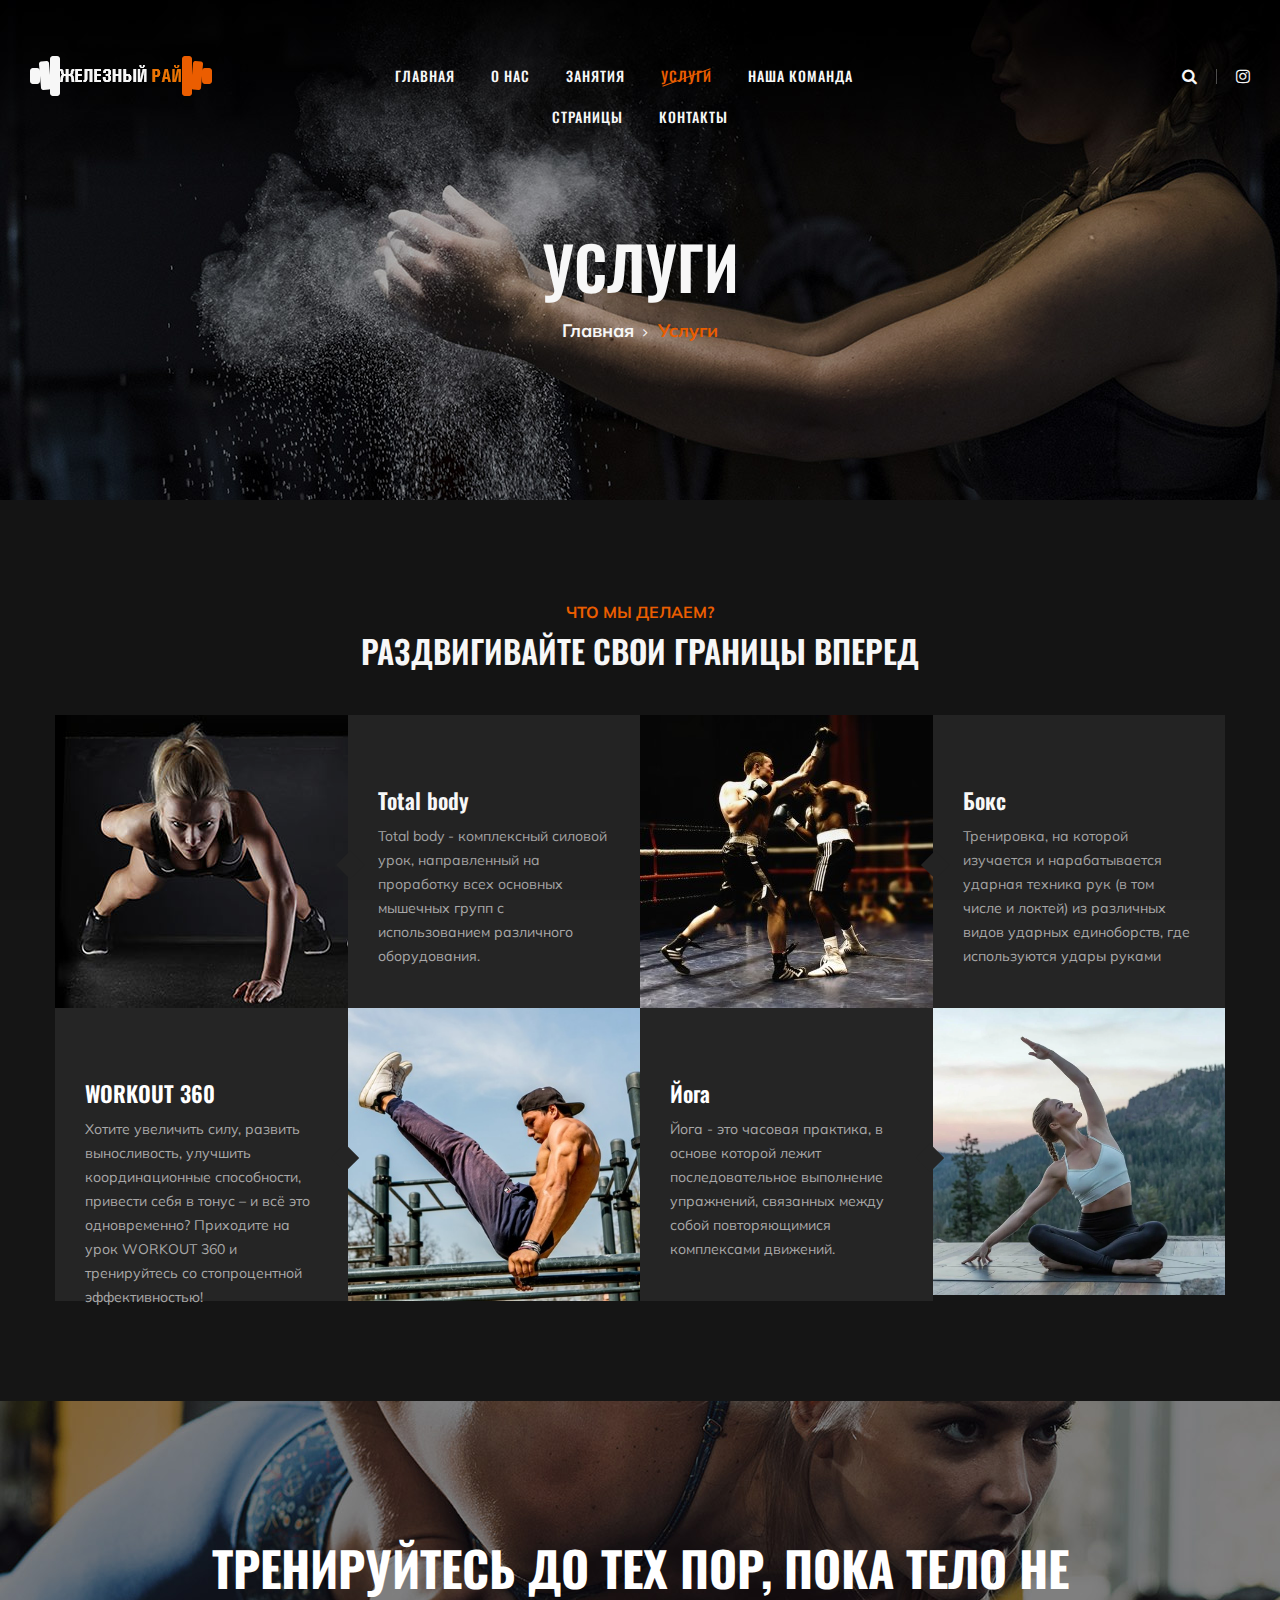
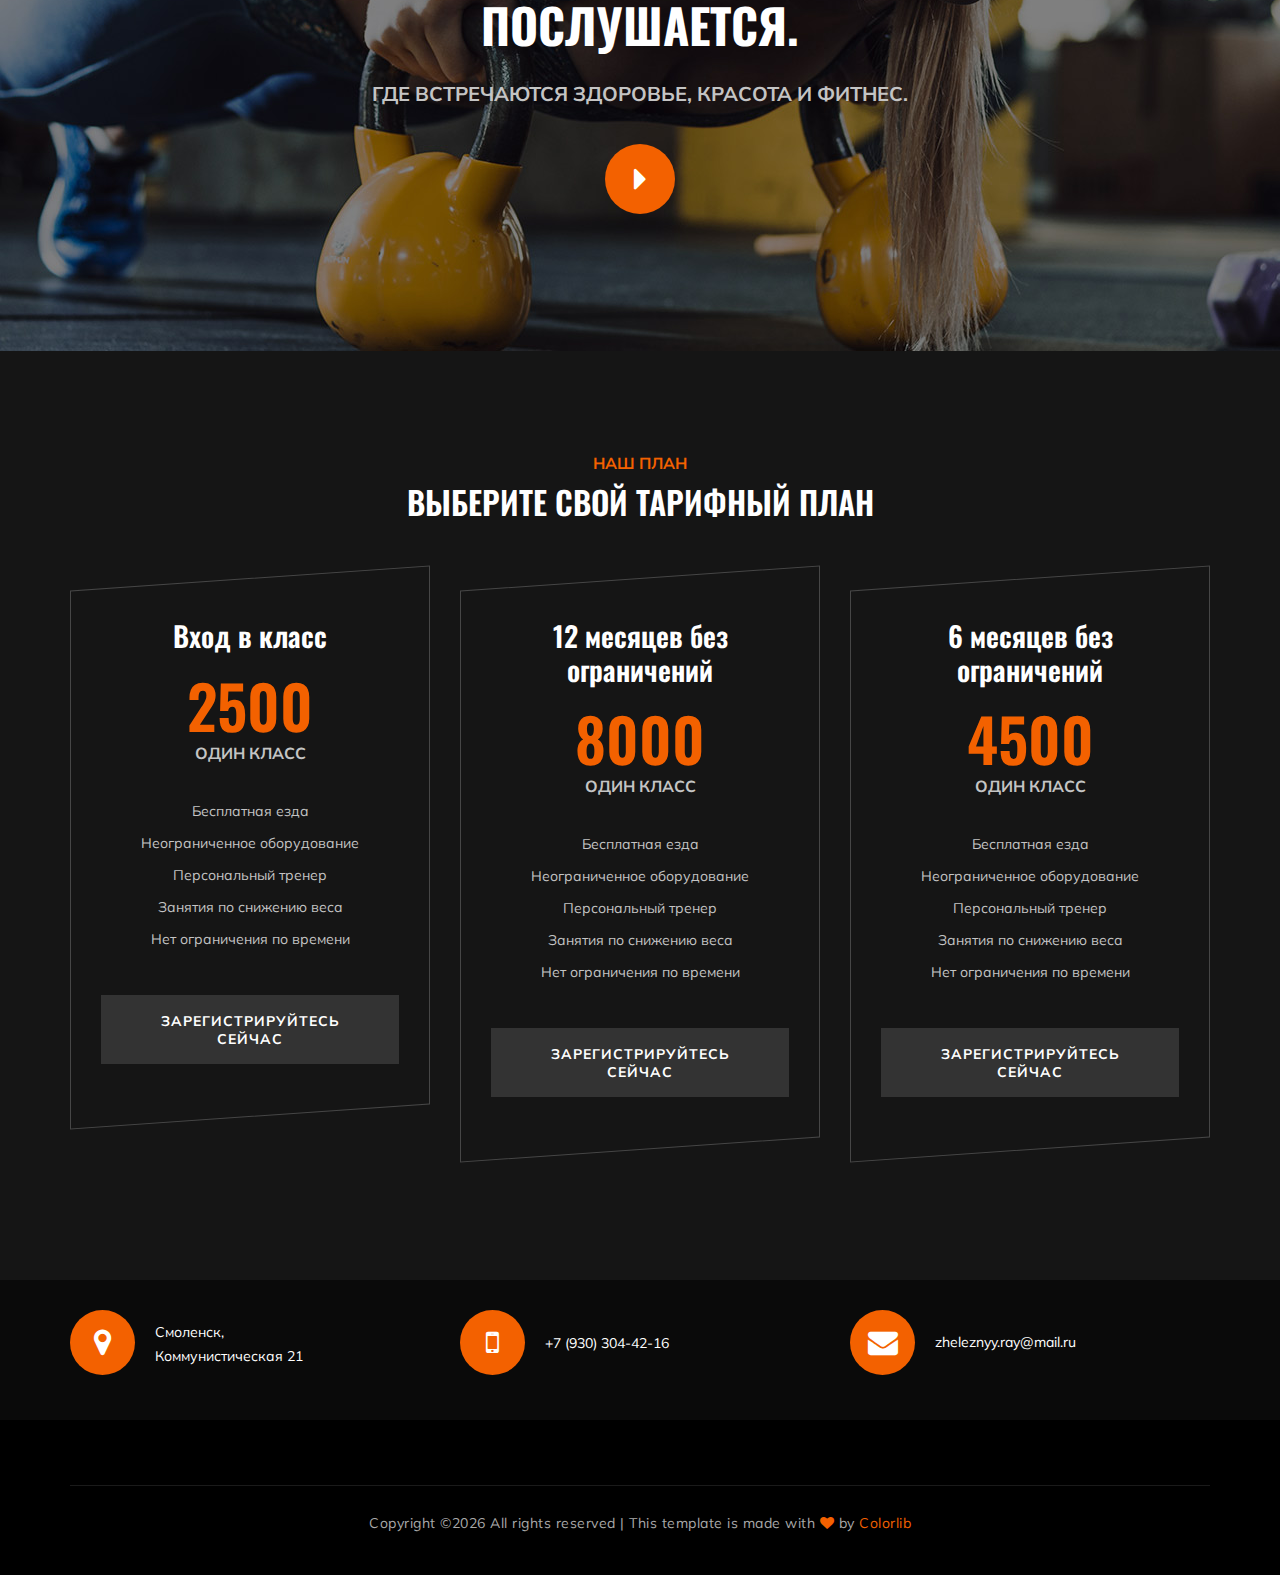
<file: gymlife-master/services.html>
<!DOCTYPE html>
<html lang="zxx">

<head>
    <meta charset="UTF-8">
    <meta name="description" content="Gym Template">
    <meta name="keywords" content="Gym, unica, creative, html">
    <meta name="viewport" content="width=device-width, initial-scale=1.0">
    <meta http-equiv="X-UA-Compatible" content="ie=edge">
    <title>Gym | Template</title>

    <!-- Google Font -->
    <link href="https://fonts.googleapis.com/css?family=Muli:300,400,500,600,700,800,900&display=swap" rel="stylesheet">
    <link href="https://fonts.googleapis.com/css?family=Oswald:300,400,500,600,700&display=swap" rel="stylesheet">

    <!-- Css Styles -->
    <link rel="stylesheet" href="css/bootstrap.min.css" type="text/css">
    <link rel="stylesheet" href="css/font-awesome.min.css" type="text/css">
    <link rel="stylesheet" href="css/flaticon.css" type="text/css">
    <link rel="stylesheet" href="css/owl.carousel.min.css" type="text/css">
    <link rel="stylesheet" href="css/barfiller.css" type="text/css">
    <link rel="stylesheet" href="css/magnific-popup.css" type="text/css">
    <link rel="stylesheet" href="css/slicknav.min.css" type="text/css">
    <link rel="stylesheet" href="css/style.css" type="text/css">
</head>

<body>
    <!-- Page Preloder -->
    <div id="preloder">
        <div class="loader"></div>
    </div>

    <!-- Offcanvas Menu Section Begin -->
    <div class="offcanvas-menu-overlay"></div>
    <div class="offcanvas-menu-wrapper">
        <div class="canvas-close">
            <i class="fa fa-close"></i>
        </div>
        <div class="canvas-search search-switch">
            <i class="fa fa-search"></i>
        </div>
        <nav class="canvas-menu mobile-menu">
            <ul>
                <li><a href="./index.html">Главная</a></li>
                <li><a href="./about-us.html">О Нас</a></li>
                <li><a href="./classes.html">Занятия</a></li>
                <li><a href="./services.html">Услуги</a></li>
                <li><a href="./team.html">Наша команда</a></li>
                <li><a href="#">Страницы</a>
                    <ul class="dropdown">
                        <li><a href="./about-us.html">О нас</a></li>
                        <li><a href="./class-timetable.html">Расписание занятий</a></li>
                        <li><a href="./bmi-calculator.html">Рассчитать ИМТ</a></li>
                        <li><a href="./team.html">Наша команда</a></li>
                        <li><a href="./gallery.html">Галерея</a></li>
                        <li><a href="./blog.html">Наш блог</a></li>
                        <li><a href="./404.html">404</a></li>
                    </ul>
                </li>
                <li><a href="./contact.html">Контакты</a></li>
            </ul>
        </nav>
        <div id="mobile-menu-wrap"></div>
        <div class="canvas-social">
            <a href="https://www.instagram.com/lomov_gym/"><i class="fa fa-instagram"></i></a>
        </div>
    </div>
    <!-- Offcanvas Menu Section End -->

    <!-- Header Section Begin -->
    <header class="header-section">
        <div class="container-fluid">
            <div class="row">
                <div class="col-lg-3">
                    <div class="logo">
                        <a href="./index.html">
                            <img src="img/logo.png" alt="">
                        </a>
                    </div>
                </div>
                <div class="col-lg-6">
                    <nav class="nav-menu">
                        <ul>
							<li><a href="./index.html">Главная</a></li>
							<li><a href="./about-us.html">О Нас</a></li>
							<li><a href="./class-details.html">Занятия</a></li>
							<li class="active"><a href="./services.html">Услуги</a></li>
							<li><a href="./team.html">Наша команда</a></li>
							<li><a href="#">Страницы</a>
								<ul class="dropdown">
									<li><a href="./about-us.html">О нас</a></li>
									<li><a href="./class-timetable.html">Расписание занятий</a></li>
									<li><a href="./bmi-calculator.html">Рассчитать ИМТ</a></li>
									<li><a href="./team.html">Наша команда</a></li>
									<li><a href="./gallery.html">Галерея</a></li>
									<li><a href="./blog.html">Наш блог</a></li>
									<li><a href="./404.html">404</a></li>
								</ul>
							</li>
							<li><a href="./contact.html">Контакты</a></li>
						</ul>
                    </nav>
                </div>
                <div class="col-lg-3">
                    <div class="top-option">
                        <div class="to-search search-switch">
                            <i class="fa fa-search"></i>
                        </div>
                        <div class="to-social">
                            <a href="https://www.instagram.com/lomov_gym/"><i class="fa fa-instagram"></i></a>
                        </div>
                    </div>
                </div>
            </div>
            <div class="canvas-open">
                <i class="fa fa-bars"></i>
            </div>
        </div>
    </header>
    <!-- Header End -->

    <!-- Breadcrumb Section Begin -->
    <section class="breadcrumb-section set-bg" data-setbg="img/breadcrumb-bg.jpg">
        <div class="container">
            <div class="row">
                <div class="col-lg-12 text-center">
                    <div class="breadcrumb-text">
                        <h2>Услуги</h2>
                        <div class="bt-option">
                            <a href="./index.html">Главная</a>
                            <span>Услуги</span>
                        </div>
                    </div>
                </div>
            </div>
        </div>
    </section>
    <!-- Breadcrumb Section End -->

    <!-- Services Section Begin -->
    <section class="services-section spad">
        <div class="container">
            <div class="row">
                <div class="col-lg-12">
                    <div class="section-title">
                        <span>ЧТО МЫ ДЕЛАЕМ?</span>
                        <h2>РАЗДВИГИВАЙТЕ СВОИ ГРАНИЦЫ ВПЕРЕД</h2>
                    </div>
                </div>
            </div>
            <div class="row">
                <div class="col-lg-3 order-lg-1 col-md-6 p-0">
                    <div class="ss-pic">
                        <img src="img/services/services-1.jpg" alt="">
                    </div>
                </div>
                <div class="col-lg-3 order-lg-2 col-md-6 p-0">
                    <div class="ss-text">
                        <h4>Total body</h4>
                        <p>Total body - комплексный силовой  урок, направленный на проработку всех основных мышечных групп с 
						использованием различного оборудования.</p>
                    </div>
                </div>
                <div class="col-lg-3 order-lg-3 col-md-6 p-0">
                    <div class="ss-pic">
                        <img src="img/services/services-2.jpg" alt="">
                    </div>
                </div>
                <div class="col-lg-3 order-lg-4 col-md-6 p-0">
                    <div class="ss-text">
                        <h4>Бокс</h4>
                        <p>Тренировка, на которой изучается и нарабатывается ударная техника рук (в том числе и локтей) из различных видов ударных единоборств,
						где используются удары руками</p>
                    </div>
                </div>
                <div class="col-lg-3 order-lg-8 col-md-6 p-0">
                    <div class="ss-pic">
                        <img src="img/services/services-4.jpg" alt="">
                    </div>
                </div>
                <div class="col-lg-3 order-lg-7 col-md-6 p-0">
                    <div class="ss-text second-row">
                        <h4>Йога</h4>
                        <p>Йога - это часовая практика, в основе которой лежит последовательное выполнение упражнений, 
						связанных между собой повторяющимися комплексами движений.</p>
                    </div>
                </div>
                <div class="col-lg-3 order-lg-6 col-md-6 p-0">
                    <div class="ss-pic">
                        <img src="img/services/services-3.jpg" alt="">
                    </div>
                </div>
                <div class="col-lg-3 order-lg-5 col-md-6 p-0">
                    <div class="ss-text second-row">
                        <h4>WORKOUT 360</h4>
                        <p>Хотите увеличить силу, развить выносливость, улучшить координационные способности, привести себя в тонус – и всё это одновременно? 
						Приходите на урок WORKOUT 360 и тренируйтесь со стопроцентной эффективностью!</p>
                    </div>
                </div>
            </div>
        </div>
    </section>
    <!-- Services Section End -->

    <!-- Banner Section Begin -->
    <section class="banner-section set-bg" data-setbg="img/banner-bg.jpg">
        <div class="container">
            <div class="row">
                <div class="col-lg-12 text-center">
                    <div class="bs-text service-banner">
                        <h2>ТРЕНИРУЙТЕСЬ ДО ТЕХ ПОР, ПОКА ТЕЛО НЕ ПОСЛУШАЕТСЯ.</h2>
                        <div class="bt-tips">ГДЕ ВСТРЕЧАЮТСЯ ЗДОРОВЬЕ, КРАСОТА И ФИТНЕС.</div>
                        <a href="https://www.youtube.com/watch?v=s-7lyvblFNI" class="play-btn video-popup"><i
                                class="fa fa-caret-right"></i></a>
                    </div>
                </div>
            </div>
        </div>
    </section>
    <!-- Banner Section End -->

    <!-- Pricing Section Begin -->
    <section class="pricing-section service-pricing spad">
        <div class="container">
            <div class="row">
                <div class="col-lg-12">
                    <div class="section-title">
                        <span>Наш План</span>
                        <h2>ВЫБЕРИТЕ СВОЙ ТАРИФНЫЙ ПЛАН</h2>
                    </div>
                </div>
            </div>
            <div class="row justify-content-center">
                <div class="col-lg-4 col-md-8">
                    <div class="ps-item">
                        <h3>Вход в класс</h3>
                        <div class="pi-price">
                            <h2>2500</h2>
                            <span>ОДИН КЛАСС</span>
                        </div>
                        <ul>
                            <li>Бесплатная езда</li>
                            <li>Неограниченное оборудование</li>
                            <li>Персональный тренер</li>
                            <li>Занятия по снижению веса</li>
                            <li>Нет ограничения по времени</li>
                        </ul>
                        <a href="#" class="primary-btn pricing-btn">Зарегистрируйтесь сейчас</a>
                    </div>
                </div>
                <div class="col-lg-4 col-md-8">
                    <div class="ps-item">
                        <h3>12 месяцев без ограничений</h3>
                        <div class="pi-price">
                            <h2>8000</h2>
                            <span>ОДИН КЛАСС</span>
                        </div>
                        <ul>
                            <li>Бесплатная езда</li>
                            <li>Неограниченное оборудование</li>
                            <li>Персональный тренер</li>
                            <li>Занятия по снижению веса</li>
                            <li>Нет ограничения по времени</li>
                        </ul>
                        <a href="#" class="primary-btn pricing-btn">Зарегистрируйтесь сейчас</a>
                    </div>
                </div>
                <div class="col-lg-4 col-md-8">
                    <div class="ps-item">
                        <h3>6 месяцев без ограничений</h3>
                        <div class="pi-price">
                            <h2>4500</h2>
                            <span>ОДИН КЛАСС</span>
                        </div>
                        <ul>
                            <li>Бесплатная езда</li>
                            <li>Неограниченное оборудование</li>
                            <li>Персональный тренер</li>
                            <li>Занятия по снижению веса</li>
                            <li>Нет ограничения по времени</li>
                        </ul>
                        <a href="#" class="primary-btn pricing-btn">Зарегистрируйтесь сейчас</a>
                    </div>
                </div>
            </div>
        </div>
    </section>
    <!-- Pricing Section End -->

    <!-- Get In Touch Section Begin -->
    <div class="gettouch-section">
        <div class="container">
            <div class="row">
                <div class="col-md-4">
                    <div class="gt-text">
                        <i class="fa fa-map-marker"></i>
                        <p>Смоленск,<br/> Коммунистическая 21</p>
                    </div>
                </div>
                <div class="col-md-4">
                    <div class="gt-text">
                        <i class="fa fa-mobile"></i>
                        <ul>
                            <li>+7 (930) 304-42-16</li>
                        </ul>
                    </div>
                </div>
                <div class="col-md-4">
                    <div class="gt-text email">
                        <i class="fa fa-envelope"></i>
                        <p>zheleznyy.ray@mail.ru</p>
                    </div>
                </div>
            </div>
        </div>
    </div>
    <!-- Get In Touch Section End -->

    <!-- Footer Section Begin -->
    <section class="footer-section">
        <div class="container">
            
            <div class="row">
                <div class="col-lg-12 text-center">
                    <div class="copyright-text">
                        <p><!-- Link back to Colorlib can't be removed. Template is licensed under CC BY 3.0. -->
  Copyright &copy;<script>document.write(new Date().getFullYear());</script> All rights reserved | This template is made with <i class="fa fa-heart" aria-hidden="true"></i> by <a href="https://colorlib.com" target="_blank">Colorlib</a>
  <!-- Link back to Colorlib can't be removed. Template is licensed under CC BY 3.0. --></p>
                    </div>
                </div>
            </div>
        </div>
    </section>
    <!-- Footer Section End -->

    <!-- Search model Begin -->
    <div class="search-model">
        <div class="h-100 d-flex align-items-center justify-content-center">
            <div class="search-close-switch">+</div>
            <form class="search-model-form">
                <input type="text" id="search-input" placeholder="Search here.....">
            </form>
        </div>
    </div>
    <!-- Search model end -->

    <!-- Js Plugins -->
    <script src="js/jquery-3.3.1.min.js"></script>
    <script src="js/bootstrap.min.js"></script>
    <script src="js/jquery.magnific-popup.min.js"></script>
    <script src="js/masonry.pkgd.min.js"></script>
    <script src="js/jquery.barfiller.js"></script>
    <script src="js/jquery.slicknav.js"></script>
    <script src="js/owl.carousel.min.js"></script>
    <script src="js/main.js"></script>



</body>

</html>
</file>
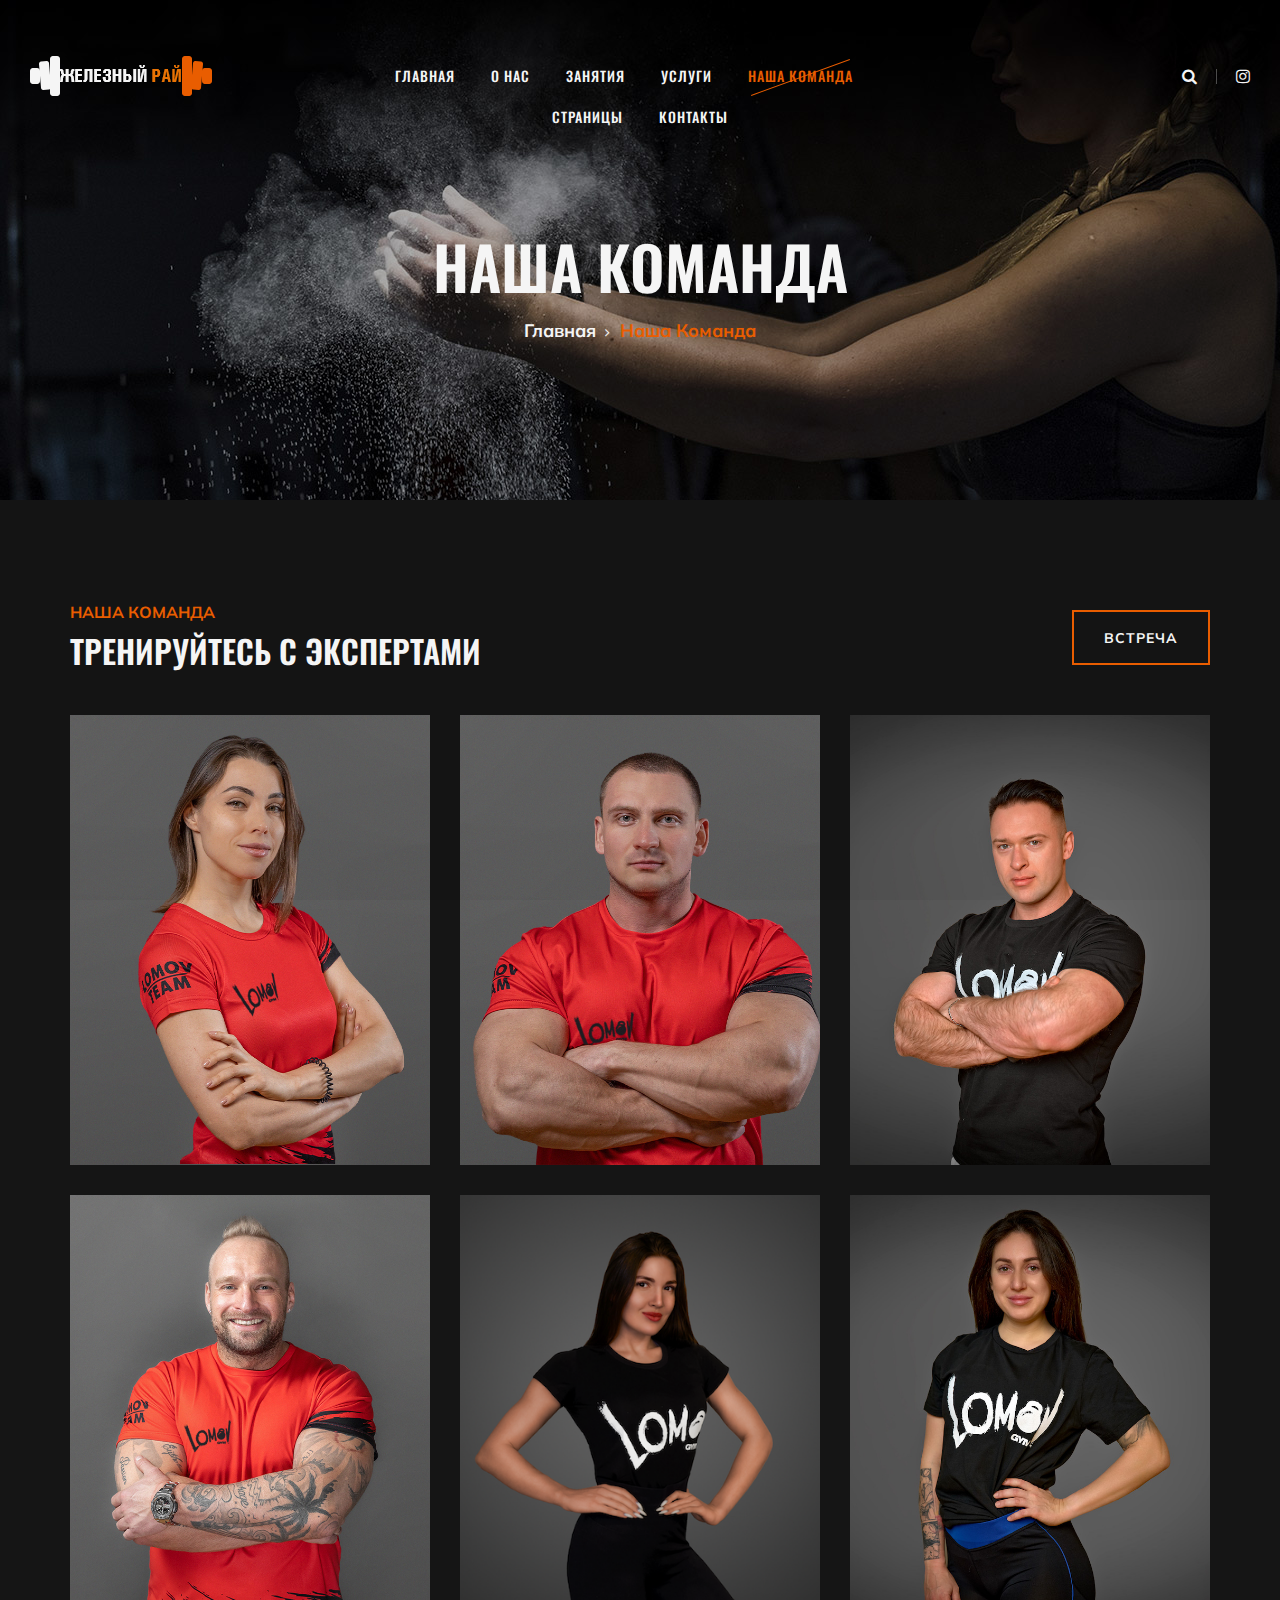
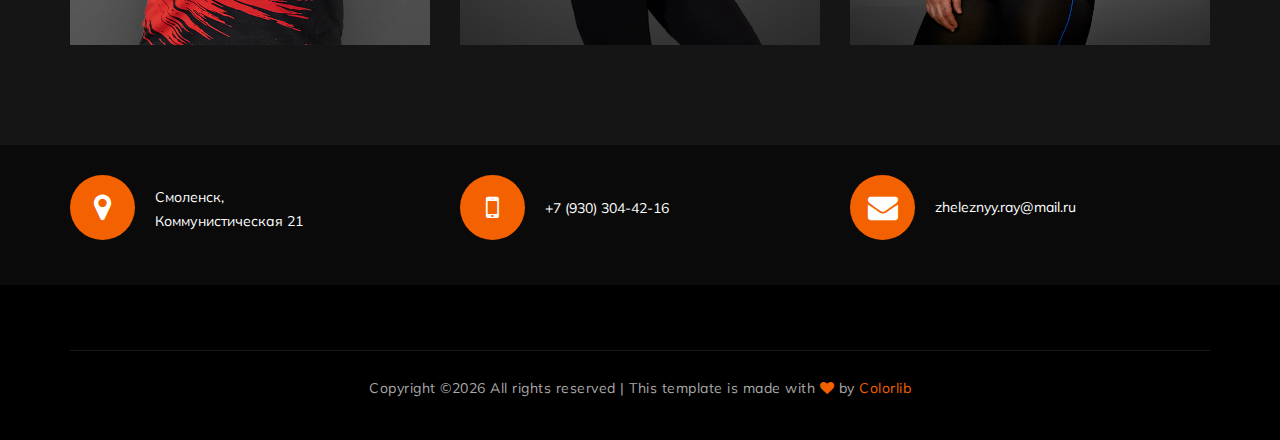
<file: gymlife-master/team.html>
<!DOCTYPE html>
<html lang="zxx">

<head>
    <meta charset="UTF-8">
    <meta name="description" content="Gym Template">
    <meta name="keywords" content="Gym, unica, creative, html">
    <meta name="viewport" content="width=device-width, initial-scale=1.0">
    <meta http-equiv="X-UA-Compatible" content="ie=edge">
    <title>Gym | Template</title>

    <!-- Google Font -->
    <link href="https://fonts.googleapis.com/css?family=Muli:300,400,500,600,700,800,900&display=swap" rel="stylesheet">
    <link href="https://fonts.googleapis.com/css?family=Oswald:300,400,500,600,700&display=swap" rel="stylesheet">

    <!-- Css Styles -->
    <link rel="stylesheet" href="css/bootstrap.min.css" type="text/css">
    <link rel="stylesheet" href="css/font-awesome.min.css" type="text/css">
    <link rel="stylesheet" href="css/flaticon.css" type="text/css">
    <link rel="stylesheet" href="css/owl.carousel.min.css" type="text/css">
    <link rel="stylesheet" href="css/barfiller.css" type="text/css">
    <link rel="stylesheet" href="css/magnific-popup.css" type="text/css">
    <link rel="stylesheet" href="css/slicknav.min.css" type="text/css">
    <link rel="stylesheet" href="css/style.css" type="text/css">
</head>

<body>
    <!-- Page Preloder -->
    <div id="preloder">
        <div class="loader"></div>
    </div>

    <!-- Offcanvas Menu Section Begin -->
    <div class="offcanvas-menu-overlay"></div>
    <div class="offcanvas-menu-wrapper">
        <div class="canvas-close">
            <i class="fa fa-close"></i>
        </div>
        <div class="canvas-search search-switch">
            <i class="fa fa-search"></i>
        </div>
        <nav class="canvas-menu mobile-menu">
            <ul>
                <li><a href="./index.html">Главная</a></li>
                <li><a href="./about-us.html">О Нас</a></li>
                <li><a href="./classes.html">Занятия</a></li>
                <li><a href="./services.html">Услуги</a></li>
                <li><a href="./team.html">Наша команда</a></li>
                <li><a href="#">Страницы</a>
                    <ul class="dropdown">
                        <li><a href="./about-us.html">О нас</a></li>
                        <li><a href="./class-timetable.html">Расписание занятий</a></li>
                        <li><a href="./bmi-calculator.html">Рассчитать ИМТ</a></li>
                        <li><a href="./team.html">Наша команда</a></li>
                        <li><a href="./gallery.html">Галерея</a></li>
                        <li><a href="./blog.html">Наш блог</a></li>
                        <li><a href="./404.html">404</a></li>
                    </ul>
                </li>
                <li><a href="./contact.html">Контакты</a></li>
            </ul>
        </nav>
        <div id="mobile-menu-wrap"></div>
        <div class="canvas-social">
            <a href="https://www.instagram.com/lomov_gym/"><i class="fa fa-instagram"></i></a>
        </div>
    </div>
    <!-- Offcanvas Menu Section End -->

    <!-- Header Section Begin -->
    <header class="header-section">
        <div class="container-fluid">
            <div class="row">
                <div class="col-lg-3">
                    <div class="logo">
                        <a href="./index.html">
                            <img src="img/logo.png" alt="">
                        </a>
                    </div>
                </div>
                <div class="col-lg-6">
                    <nav class="nav-menu">
                        <ul>
							<li><a href="./index.html">Главная</a></li>
							<li><a href="./about-us.html">О Нас</a></li>
							<li><a href="./class-details.html">Занятия</a></li>
							<li><a href="./services.html">Услуги</a></li>
							<li  class="active"><a href="./team.html">Наша команда</a></li>
							<li><a href="#">Страницы</a>
								<ul class="dropdown">
									<li><a href="./about-us.html">О нас</a></li>
									<li><a href="./class-timetable.html">Расписание занятий</a></li>
									<li><a href="./bmi-calculator.html">Рассчитать ИМТ</a></li>
									<li><a href="./team.html">Наша команда</a></li>
									<li><a href="./gallery.html">Галерея</a></li>
									<li><a href="./blog.html">Наш блог</a></li>
									<li><a href="./404.html">404</a></li>
								</ul>
							</li>
							<li><a href="./contact.html">Контакты</a></li>
						</ul>
                    </nav>
                </div>
                <div class="col-lg-3">
                    <div class="top-option">
                        <div class="to-search search-switch">
                            <i class="fa fa-search"></i>
                        </div>
                        <div class="to-social">
                            <a href="https://www.instagram.com/lomov_gym/"><i class="fa fa-instagram"></i></a>
                        </div>
                    </div>
                </div>
            </div>
            <div class="canvas-open">
                <i class="fa fa-bars"></i>
            </div>
        </div>
    </header>
    <!-- Header End -->

    <!-- Breadcrumb Section Begin -->
    <section class="breadcrumb-section set-bg" data-setbg="img/breadcrumb-bg.jpg">
        <div class="container">
            <div class="row">
                <div class="col-lg-12 text-center">
                    <div class="breadcrumb-text">
                        <h2>Наша Команда</h2>
                        <div class="bt-option">
                            <a href="./index.html">Главная</a>
                            <span>Наша Команда</span>
                        </div>
                    </div>
                </div>
            </div>
        </div>
    </section>
    <!-- Breadcrumb Section End -->

    <!-- Team Section Begin -->
    <section class="team-section team-page spad">
        <div class="container">
            <div class="row">
                <div class="col-lg-12">
                    <div class="team-title">
                        <div class="section-title">
                            <span>Наша Команда</span>
                            <h2>ТРЕНИРУЙТЕСЬ С ЭКСПЕРТАМИ</h2>
                        </div>
                        <a href="#" class="primary-btn btn-normal appoinment-btn">Встреча</a>
                    </div>
                </div>
            </div>
            <div class="row">
                <div class="col-lg-4 col-sm-6">
                    <div class="ts-item set-bg" data-setbg="img/team/team-1.jpg">
                        <div class="ts_text">
                            <h4>ЕВГЕНИЯ АГЛЯМЗЯНОВА</h4>
                                <span>ТРЕНЕР ГРУППОВЫХ ПРОГРАММ</span>
                            <div class="tt_social">
                                <a href="https://vk.com/away.php?to=https%3A%2F%2Finstagram.com%2Fjenya_vkusnaja%3Figshid%3DYmMyMTA2M2Y%3D"><i class="fa fa-instagram"></i></a>
                                <a>+7 999 657-42-29</a>
                            </div>
                        </div>
                    </div>
                </div>
                <div class="col-lg-4 col-sm-6">
                    <div class="ts-item set-bg" data-setbg="img/team/team-2.jpg">
                        <div class="ts_text">
                            <h4>ВИТАЛИЙ МАТВЕЕВ</h4>
                                <span>ПЕРСОНАЛЬНЫЙ ТРЕНЕР</span>
                            <div class="tt_social">
                                <a>+7 937 533-36-66</a>
                            </div>
                        </div>
                    </div>
                </div>
                <div class="col-lg-4 col-sm-6">
                    <div class="ts-item set-bg" data-setbg="img/team/team-3.jpg">
                        <div class="ts_text">
                            <h4>НИКОЛАЙ БЕЛОДЕД</h4>
                                <span>ПЕРСОНАЛЬНЫЙ ТРЕНЕР</span>
                            <div class="tt_social">
                                <a>+7 916 025-83-50</a>
                            </div>
                        </div>
                    </div>
                </div>
                <div class="col-lg-4 col-sm-6">
                    <div class="ts-item set-bg" data-setbg="img/team/team-4.jpg">
                        <div class="ts_text">
                            <h4>АНДРЕЙ САВИН</h4>
                                <span>ПЕРСОНАЛЬНЫЙ ТРЕНЕР</span>
                            <div class="tt_social">
                                <a href="https://instagram.com/iamandreysavin?utm_medium=copy_link"><i class="fa fa-instagram"></i></a>
                                <a>+7 999 509 42 29</a>
                            </div>
                        </div>
                    </div>
                </div>
                <div class="col-lg-4 col-sm-6">
                    <div class="ts-item set-bg" data-setbg="img/team/team-5.jpg">
                        <div class="ts_text">
                            <h4>АИДА ВАКУЛА</h4>
                                <span>ПЕРСОНАЛЬНЫЙ ТРЕНЕР</span>
                            <div class="tt_social">
                                <a href="https://instagram.com/aida_valo?utm_medium=copy_link""><i class="fa fa-instagram"></i></a>
                                <a>+7 983 699-39-14</a>
                            </div>
                        </div>
                    </div>
                </div>
                <div class="col-lg-4 col-sm-6">
                    <div class="ts-item set-bg" data-setbg="img/team/team-6.jpg">
                        <div class="ts_text">
                            <h4>ЮЛИЯ ГАЛКИНА</h4>
                                <span>ПЕРСОНАЛЬНЫЙ ТРЕНЕР</span>
                            <div class="tt_social">
                                <a href="https://instagram.com/_jull_ettaaaaaaaaa"><i class="fa fa-instagram"></i></a>
                                <a>+7 911 297-65-20</a>
                            </div>
                        </div>
                    </div>
                </div>
            </div>
        </div>
    </section>
    <!-- Team Section End -->

    <!-- Get In Touch Section Begin -->
    <div class="gettouch-section">
        <div class="container">
            <div class="row">
                <div class="col-md-4">
                    <div class="gt-text">
                        <i class="fa fa-map-marker"></i>
                        <p>Смоленск,<br/> Коммунистическая 21</p>
                    </div>
                </div>
                <div class="col-md-4">
                    <div class="gt-text">
                        <i class="fa fa-mobile"></i>
                        <ul>
                            <li>+7 (930) 304-42-16</li>
                        </ul>
                    </div>
                </div>
                <div class="col-md-4">
                    <div class="gt-text email">
                        <i class="fa fa-envelope"></i>
                        <p>zheleznyy.ray@mail.ru</p>
                    </div>
                </div>
            </div>
        </div>
    </div>
    <!-- Get In Touch Section End -->

    <!-- Footer Section Begin -->
    <section class="footer-section">
        <div class="container">
            
            <div class="row">
                <div class="col-lg-12 text-center">
                    <div class="copyright-text">
                        <p><!-- Link back to Colorlib can't be removed. Template is licensed under CC BY 3.0. -->
  Copyright &copy;<script>document.write(new Date().getFullYear());</script> All rights reserved | This template is made with <i class="fa fa-heart" aria-hidden="true"></i> by <a href="https://colorlib.com" target="_blank">Colorlib</a>
  <!-- Link back to Colorlib can't be removed. Template is licensed under CC BY 3.0. --></p>
                    </div>
                </div>
            </div>
        </div>
    </section>
    <!-- Footer Section End -->

    <!-- Search model Begin -->
    <div class="search-model">
        <div class="h-100 d-flex align-items-center justify-content-center">
            <div class="search-close-switch">+</div>
            <form class="search-model-form">
                <input type="text" id="search-input" placeholder="Search here.....">
            </form>
        </div>
    </div>
    <!-- Search model end -->

    <!-- Js Plugins -->
    <script src="js/jquery-3.3.1.min.js"></script>
    <script src="js/bootstrap.min.js"></script>
    <script src="js/jquery.magnific-popup.min.js"></script>
    <script src="js/masonry.pkgd.min.js"></script>
    <script src="js/jquery.barfiller.js"></script>
    <script src="js/jquery.slicknav.js"></script>
    <script src="js/owl.carousel.min.js"></script>
    <script src="js/main.js"></script>


</body>

</html>
</file>
<file: gymlife-master/css/flaticon.css>
/*
  	Flaticon icon font: Flaticon
  	Creation date: 19/02/2019 07:27
  	*/

@font-face {
  font-family: "Flaticon";
  src: url("../fonts/Flaticon.eot");
  src: url("../fonts/Flaticon.eot?#iefix") format("embedded-opentype"),
       url("../fonts/Flaticon.woff2") format("woff2"),
       url("../fonts/Flaticon.woff") format("woff"),
       url("../fonts/Flaticon.ttf") format("truetype"),
       url("../fonts/Flaticon.svg#Flaticon") format("svg");
  font-weight: normal;
  font-style: normal;
}

@media screen and (-webkit-min-device-pixel-ratio:0) {
  @font-face {
    font-family: "Flaticon";
    src: url("../fonts/Flaticon.svg#Flaticon") format("svg");
  }
}

[class^="flaticon-"]:before, [class*=" flaticon-"]:before,
[class^="flaticon-"]:after, [class*=" flaticon-"]:after {   
  font-family: Flaticon;
  font-size: 40px;
  font-style: normal;
  margin-left: 0;
}

.flaticon-001-mattress:before { content: "\f100"; }
.flaticon-002-dumbell:before { content: "\f101"; }
.flaticon-003-weight:before { content: "\f102"; }
.flaticon-004-measuring-tape:before { content: "\f103"; }
.flaticon-005-clipboard:before { content: "\f104"; }
.flaticon-006-weight-1:before { content: "\f105"; }
.flaticon-007-rings:before { content: "\f106"; }
.flaticon-008-calendar:before { content: "\f107"; }
.flaticon-009-smartwatch:before { content: "\f108"; }
.flaticon-010-lockers:before { content: "\f109"; }
.flaticon-011-punching-ball:before { content: "\f10a"; }
.flaticon-012-bag:before { content: "\f10b"; }
.flaticon-013-balance:before { content: "\f10c"; }
.flaticon-014-heart-beat:before { content: "\f10d"; }
.flaticon-015-proteins:before { content: "\f10e"; }
.flaticon-016-fitness:before { content: "\f10f"; }
.flaticon-017-pull-up-bar:before { content: "\f110"; }
.flaticon-018-scale:before { content: "\f111"; }
.flaticon-019-bands:before { content: "\f112"; }
.flaticon-020-smartphone:before { content: "\f113"; }
.flaticon-021-tshirt:before { content: "\f114"; }
.flaticon-022-short:before { content: "\f115"; }
.flaticon-023-dumbbells:before { content: "\f116"; }
.flaticon-024-jumping-rope:before { content: "\f117"; }
.flaticon-025-fitness-1:before { content: "\f118"; }
.flaticon-026-gym:before { content: "\f119"; }
.flaticon-027-fitness-2:before { content: "\f11a"; }
.flaticon-028-weightlifting:before { content: "\f11b"; }
.flaticon-029-wheel:before { content: "\f11c"; }
.flaticon-030-dumbbells-1:before { content: "\f11d"; }
.flaticon-031-workout:before { content: "\f11e"; }
.flaticon-032-bottle:before { content: "\f11f"; }
.flaticon-033-juice:before { content: "\f120"; }
.flaticon-034-stationary-bike:before { content: "\f121"; }
.flaticon-035-punching-ball-1:before { content: "\f122"; }
.flaticon-036-timer:before { content: "\f123"; }
.flaticon-037-medal:before { content: "\f124"; }
.flaticon-038-treadmill:before { content: "\f125"; }
.flaticon-039-syringe:before { content: "\f126"; }
.flaticon-040-whistle:before { content: "\f127"; }
.flaticon-041-chest:before { content: "\f128"; }
.flaticon-042-pills:before { content: "\f129"; }
.flaticon-043-mp3:before { content: "\f12a"; }
.flaticon-044-no-smoking:before { content: "\f12b"; }
.flaticon-045-boxing-gloves:before { content: "\f12c"; }
.flaticon-046-gloves:before { content: "\f12d"; }
.flaticon-047-buck:before { content: "\f12e"; }
.flaticon-048-headgear:before { content: "\f12f"; }
.flaticon-049-hand-grip:before { content: "\f130"; }
.flaticon-050-no-fast-food:before { content: "\f131"; }
</file>
<file: gymlife-master/css/barfiller.css>
body {
    font-family: Arial;
}

.barfiller {
    width:100%;
    height:12px;
    background:#fcfcfc;
    border:1px solid #ccc;
    position:relative;
    margin-bottom:20px;
    box-shadow: inset 1px 4px 9px -6px rgba(0,0,0,.5); 
    -moz-box-shadow: inset 1px 4px 9px -6px rgba(0,0,0,.5); 
}

.barfiller .fill {
    display:block;
    position:relative;
    width:0px;
    height:100%;
    background:#333;
    z-index:1;
}

.barfiller .tipWrap {
    display:none;
}

.barfiller .tip {
    margin-top:-30px;
    padding:2px 4px;
    font-size:11px;
    color:#fff;
    left:0px;
    position: relative;;
    z-index:2;
    background: #333;
} 

.barfiller .tip:after {
    border:solid;
    border-color:rgba(0,0,0,.8) transparent;
    border-width:6px 6px 0 6px;
    content:"";
    display:block;
    position:absolute;
    left:9px;
    top:100%;
    z-index:9
}
</file>
<file: gymlife-master/css/style.css>
/******************************************************************
  Template Name: Gym
  Description:  Gym Fitness HTML Template
  Author: Colorlib
  Author URI: https://colorlib.com
  Version: 1.0
  Created: Colorlib
******************************************************************/

/*------------------------------------------------------------------
[Table of contents]

1.  Template default CSS
	1.1	Variables
	1.2	Mixins
	1.3	Flexbox
	1.4	Reset
2.  Helper Css
3.  Header Section
4.  Hero Section
5.  Service Section
6.  Class Section
7.  Price Plan Section
8.  Trainer Section
9.  Contact
10.  Footer Style

-------------------------------------------------------------------*/

/*----------------------------------------*/

/* Template default CSS
/*----------------------------------------*/

html,
body {
	height: 100%;
	font-family: "Muli", sans-serif;
	-webkit-font-smoothing: antialiased;
	font-smoothing: antialiased;
}

h1,
h2,
h3,
h4,
h5,
h6 {
	margin: 0;
	color: #111111;
	font-weight: 400;
	font-family: "Oswald", sans-serif;
}

h1 {
	font-size: 70px;
}

h2 {
	font-size: 36px;
}

h3 {
	font-size: 30px;
}

h4 {
	font-size: 24px;
}

h5 {
	font-size: 18px;
}

h6 {
	font-size: 16px;
}

p {
	font-size: 14px;
	font-family: "Muli", sans-serif;
	color: #a9a9a9;
	font-weight: 400;
	line-height: 24px;
	margin: 0 0 15px 0;
}

img {
	max-width: 100%;
}

input:focus,
select:focus,
button:focus,
textarea:focus {
	outline: none;
}

a:hover,
a:focus {
	text-decoration: none;
	outline: none;
	color: #fff;
}

ul,
ol {
	padding: 0;
	margin: 0;
}

/*---------------------
  Helper CSS
-----------------------*/

.section-title {
	margin-bottom: 45px;
	text-align: center;
}

.section-title span {
	font-size: 16px;
	color: #f36100;
	text-transform: uppercase;
	font-weight: 700;
}

.section-title h2 {
	color: #ffffff;
	font-size: 32px;
	font-weight: 600;
	text-transform: uppercase;
	margin-top: 8px;
}

.set-bg {
	background-repeat: no-repeat;
	background-size: cover;
	background-position: top center;
}

.spad {
	padding-top: 100px;
	padding-bottom: 100px;
}

.spad-2 {
	padding-top: 50px;
	padding-bottom: 70px;
}

.text-white h1,
.text-white h2,
.text-white h3,
.text-white h4,
.text-white h5,
.text-white h6,
.text-white p,
.text-white span,
.text-white li,
.text-white a {
	color: #fff;
}

/* buttons */

.primary-btn {
	display: inline-block;
	font-size: 14px;
	padding: 17px 30px 16px;
	color: #ffffff;
	background: #f36100;
	line-height: normal;
	letter-spacing: 1px;
	text-transform: uppercase;
	font-weight: 700;
}

.primary-btn.btn-normal {
	-webkit-transition: all 0.3s;
	-o-transition: all 0.3s;
	transition: all 0.3s;
}

.primary-btn.btn-normal:hover {
	background: #f36100;
	border-color: #f36100;
}

/* Preloder */

#preloder {
	position: fixed;
	width: 100%;
	height: 100%;
	top: 0;
	left: 0;
	z-index: 999999;
	background: #000;
}

.loader {
	width: 40px;
	height: 40px;
	position: absolute;
	top: 50%;
	left: 50%;
	margin-top: -13px;
	margin-left: -13px;
	border-radius: 60px;
	animation: loader 0.8s linear infinite;
	-webkit-animation: loader 0.8s linear infinite;
}

@keyframes loader {
	0% {
		-webkit-transform: rotate(0deg);
		transform: rotate(0deg);
		border: 4px solid #f44336;
		border-left-color: transparent;
	}
	50% {
		-webkit-transform: rotate(180deg);
		transform: rotate(180deg);
		border: 4px solid #673ab7;
		border-left-color: transparent;
	}
	100% {
		-webkit-transform: rotate(360deg);
		transform: rotate(360deg);
		border: 4px solid #f44336;
		border-left-color: transparent;
	}
}

@-webkit-keyframes loader {
	0% {
		-webkit-transform: rotate(0deg);
		border: 4px solid #f44336;
		border-left-color: transparent;
	}
	50% {
		-webkit-transform: rotate(180deg);
		border: 4px solid #673ab7;
		border-left-color: transparent;
	}
	100% {
		-webkit-transform: rotate(360deg);
		border: 4px solid #f44336;
		border-left-color: transparent;
	}
}

.spacial-controls {
	position: fixed;
	width: 111px;
	height: 91px;
	top: 0;
	right: 0;
	z-index: 999;
}

.spacial-controls .search-switch {
	display: block;
	height: 100%;
	padding-top: 30px;
	background: #323232;
	text-align: center;
	cursor: pointer;
}

.search-model {
	display: none;
	position: fixed;
	width: 100%;
	height: 100%;
	left: 0;
	top: 0;
	background: #000;
	z-index: 99999;
}

.search-model-form {
	padding: 0 15px;
}

.search-model-form input {
	width: 500px;
	font-size: 40px;
	border: none;
	border-bottom: 2px solid #333;
	background: none;
	color: #999;
}

.search-close-switch {
	position: absolute;
	width: 50px;
	height: 50px;
	background: #333;
	color: #fff;
	text-align: center;
	border-radius: 50%;
	font-size: 28px;
	line-height: 28px;
	top: 30px;
	cursor: pointer;
	-webkit-transform: rotate(45deg);
	-ms-transform: rotate(45deg);
	transform: rotate(45deg);
	display: -webkit-box;
	display: -ms-flexbox;
	display: flex;
	-webkit-box-align: center;
	-ms-flex-align: center;
	align-items: center;
	-webkit-box-pack: center;
	-ms-flex-pack: center;
	justify-content: center;
}

/*---------------------
  Header
-----------------------*/

.header-section {
	position: absolute;
	left: 0;
	top: 0;
	width: 100%;
	padding: 0 15px;
	padding-top: 55px;
	z-index: 99;
}

.logo a {
	display: inline-block;
}

.nav-menu {
	text-align: center;
}

.nav-menu ul li {
	list-style: none;
	display: inline-block;
	margin-right: 32px;
	position: relative;
	z-index: 1;
}

.nav-menu ul li .dropdown {
	position: absolute;
	left: -30px;
	top: 58px;
	width: 180px;
	background: #252525;
	z-index: 99;
	text-align: left;
	padding: 13px 0 20px;
	opacity: 0;
	visibility: hidden;
	-webkit-transition: all 0.3s;
	-o-transition: all 0.3s;
	transition: all 0.3s;
}

.nav-menu ul li .dropdown li {
	margin-right: 0;
	display: block;
}

.nav-menu ul li .dropdown li a {
	display: block;
	text-transform: none;
	padding: 6px 0 6px 30px;
	font-weight: 400;
}

.nav-menu ul li .dropdown li a:after {
	display: none;
}

.nav-menu ul li:last-child {
	margin-right: 0;
}

.nav-menu ul li.active>a {
	color: #f36100;
}

.nav-menu ul li.active>a:after {
	opacity: 1;
}

.nav-menu ul li:hover>a {
	color: #f36100;
}

.nav-menu ul li:hover>a:after {
	opacity: 1;
}

.nav-menu ul li:hover .dropdown {
	opacity: 1;
	visibility: visible;
}

.nav-menu ul li a {
	color: #ffffff;
	display: block;
	font-size: 14px;
	font-weight: 500;
	text-transform: uppercase;
	letter-spacing: 1px;
	font-family: "Oswald", sans-serif;
	padding: 10px 0px;
	position: relative;
	-webkit-transition: all 0.3s;
	-o-transition: all 0.3s;
	transition: all 0.3s;
}

.nav-menu ul li a:after {
	position: absolute;
	left: 0;
	top: 22px;
	height: 1px;
	width: 100%;
	background: #f36100;
	content: "";
	-webkit-transform: rotate(-20deg);
	-ms-transform: rotate(-20deg);
	transform: rotate(-20deg);
	opacity: 0;
	-webkit-transition: all 0.3s;
	-o-transition: all 0.3s;
	transition: all 0.3s;
}

.top-option {
	text-align: right;
	padding: 9px 0;
}

.top-option .to-search {
	display: inline-block;
	padding-right: 20px;
	position: relative;
}

.top-option .to-search:after {
	position: absolute;
	right: 0;
	top: 5px;
	height: 15px;
	width: 1px;
	background: rgba(255, 255, 255, 0.3);
	content: "";
}

.top-option .to-search i {
	font-size: 16px;
	color: #ffffff;
	cursor: pointer;
}

.top-option .to-social {
	display: inline-block;
}

.top-option .to-social a {
	display: inline-block;
	color: #ffffff;
	font-size: 16px;
	margin-left: 15px;
}

.offcanvas-menu-wrapper {
	display: none;
}

.canvas-open {
	display: none;
}

/*---------------------
  Hero Section
-----------------------*/

.hs-slider.owl-carousel .owl-item.active .hs-item .hi-text span {
	position: relative;
	top: 0;
	-webkit-transition: all 0.2s ease 0.2s;
	-o-transition: all 0.2s ease 0.2s;
	transition: all 0.2s ease 0.2s;
	opacity: 1;
}

.hs-slider.owl-carousel .owl-item.active .hs-item .hi-text h1 {
	position: relative;
	top: 0;
	-webkit-transition: all 0.4s ease 0.4s;
	-o-transition: all 0.4s ease 0.4s;
	transition: all 0.4s ease 0.4s;
	opacity: 1;
}

.hs-slider.owl-carousel .owl-item.active .hs-item .hi-text .primary-btn {
	position: relative;
	top: 0;
	-webkit-transition: all 0.6s ease 0.6s;
	-o-transition: all 0.6s ease 0.6s;
	transition: all 0.6s ease 0.6s;
	opacity: 1;
}

.hs-slider.owl-carousel .owl-nav button {
	height: 46px;
	width: 46px;
	color: #a9a9a9;
	background: rgba(255, 255, 255, 0.1);
	line-height: 46px;
	text-align: center;
	position: absolute;
	font-size: 24px;
	left: 30px;
	top: 50%;
	-webkit-transform: translateY(-23px);
	-ms-transform: translateY(-23px);
	transform: translateY(-23px);
}

.hs-slider.owl-carousel .owl-nav button.owl-next {
	left: auto;
	right: 30px;
}

.hs-slider .hs-item {
	height: 1040px;
	display: -webkit-box;
	display: -ms-flexbox;
	display: flex;
	-ms-flex-line-pack: center;
	align-content: center;
	padding-top: 355px;
}

.hs-slider .hs-item .hi-text span {
	display: block;
	font-size: 18px;
	color: #ffffff;
	text-transform: uppercase;
	font-weight: 700;
	letter-spacing: 6px;
	margin-bottom: 18px;
	position: relative;
	top: 100px;
	opacity: 0;
}

.hs-slider .hs-item .hi-text h1 {
	font-size: 80px;
	color: #ffffff;
	font-weight: 700;
	text-transform: uppercase;
	line-height: 90px;
	margin-bottom: 42px;
	position: relative;
	top: 100px;
	opacity: 0;
}

.hs-slider .hs-item .hi-text h1 strong {
	color: #f36100;
}

.hs-slider .hs-item .hi-text .primary-btn {
	position: relative;
	top: 100px;
	opacity: 0;
}

/*---------------------
  ChoseUs Section
-----------------------*/

.choseus-section {
	background: #0a0a0a;
	padding-bottom: 70px;
}

.cs-item {
	text-align: center;
	margin-bottom: 30px;
}

.cs-item:hover span {
	background: #f36100;
	color: #ffffff;
}

.cs-item span {
	height: 90px;
	width: 90px;
	background: rgba(255, 255, 255, 0.1);
	border-radius: 50%;
	display: inline-block;
	color: #f36100;
	line-height: 90px;
	text-align: center;
	-webkit-transition: all 0.3s;
	-o-transition: all 0.3s;
	transition: all 0.3s;
}

.cs-item h4 {
	color: #ffffff;
	font-size: 22px;
	font-weight: 600;
	margin-top: 24px;
	margin-bottom: 16px;
}

/*---------------------
  Classes Section
-----------------------*/

.classes-section {
	background: #151515;
	padding-bottom: 80px;
}

.classes-section .section-title {
	margin-bottom: 35px;
}

.class-item {
	overflow: hidden;
	margin-bottom: 30px;
}

.class-item .ci-pic img {
	min-width: 100%;
}

.class-item .ci-text {
	background: #0a0a0a;
	position: relative;
	padding: 10px 30px 26px 30px;
	z-index: 1;
}

.class-item .ci-text:after {
	position: absolute;
	left: -5px;
	top: -44px;
	height: 100px;
	width: 600px;
	border-top: 4px solid #464646;
	background: #0a0a0a;
	content: "";
	-webkit-transform: rotate(-5deg);
	-ms-transform: rotate(-5deg);
	transform: rotate(-5deg);
	z-index: -1;
}

.class-item .ci-text span {
	color: #f36100;
	font-size: 12px;
	text-transform: uppercase;
	font-weight: 700;
}

.class-item .ci-text h5 {
	font-size: 20px;
	color: #ffffff;
	font-weight: 600;
	text-transform: uppercase;
	margin-top: 4px;
}

.class-item .ci-text h4 {
	font-size: 26px;
	color: #ffffff;
	font-weight: 600;
	text-transform: uppercase;
	margin-top: 4px;
}

.class-item .ci-text a {
	display: inline-block;
	width: 46px;
	height: 46px;
	background: rgba(255, 255, 255, 0.1);
	line-height: 46px;
	text-align: center;
	font-size: 24px;
	color: #ffffff;
	position: absolute;
	right: 30px;
	bottom: 26px;
}

/*---------------------
  Banner Section
-----------------------*/

.banner-section {
	height: 550px;
	display: -webkit-box;
	display: -ms-flexbox;
	display: flex;
	-webkit-box-align: center;
	-ms-flex-align: center;
	align-items: center;
	-webkit-box-pack: center;
	-ms-flex-pack: center;
	justify-content: center;
}

.bs-text.service-banner .bt-tips {
	margin-bottom: 35px;
}

.bs-text h2 {
	font-size: 48px;
	color: #ffffff;
	font-weight: 700;
	text-transform: uppercase;
	margin-bottom: 25px;
}

.bs-text .bt-tips {
	font-size: 20px;
	color: #c4c4c4;
	font-weight: 700;
	text-transform: uppercase;
	margin-bottom: 45px;
}

.bs-text .primary-btn {
	background: transparent;
	border: 2px solid #f36100;
}

.bs-text .play-btn {
	display: inline-block;
	height: 70px;
	width: 70px;
	background: #f36100;
	border-radius: 50%;
	line-height: 70px;
	text-align: center;
	font-size: 36px;
	color: #ffffff;
}

/*---------------------
  Pricing Section
-----------------------*/

.pricing-section {
	background: #151515;
}

.pricing-section .section-title {
	margin-bottom: 56px;
}

.ps-item {
	text-align: center;
	padding: 40px 30px 52px;
	border: 1px solid #464646;
	-webkit-transform: skewY(-4deg);
	-ms-transform: skewY(-4deg);
	transform: skewY(-4deg);
	-webkit-transition: all 0.5s;
	-o-transition: all 0.5s;
	transition: all 0.5s;
	margin-bottom: 30px;
	position: relative;
}

.ps-item:hover {
	background: #ffffff;
	border-color: #ffffff;
}

.ps-item:hover h3 {
	color: #111111;
}

.ps-item:hover .pi-price span {
	color: #444444;
}

.ps-item:hover ul li {
	color: #111111;
	font-weight: 600;
}

.ps-item:hover .primary-btn.pricing-btn {
	background: #f36100;
}

.ps-item:hover .thumb-icon {
	opacity: 1;
	visibility: visible;
}

.ps-item h3 {
	font-size: 28px;
	color: #ffffff;
	font-weight: 600;
	margin-bottom: 16px;
	-webkit-transform: skewY(4deg);
	-ms-transform: skewY(4deg);
	transform: skewY(4deg);
}

.ps-item .pi-price {
	margin-bottom: 30px;
	-webkit-transform: skewY(4deg);
	-ms-transform: skewY(4deg);
	transform: skewY(4deg);
}

.ps-item .pi-price h2 {
	font-size: 60px;
	color: #f36100;
	font-weight: 600;
}

.ps-item .pi-price span {
	color: #c4c4c4;
	font-size: 16px;
	font-weight: 700;
	text-transform: uppercase;
}

.ps-item ul {
	margin-bottom: 40px;
	-webkit-transform: skewY(4deg);
	-ms-transform: skewY(4deg);
	transform: skewY(4deg);
}

.ps-item ul li {
	font-size: 14px;
	color: #c4c4c4;
	line-height: 32px;
	list-style: none;
}

.ps-item .primary-btn.pricing-btn {
	display: block;
	background: #333333;
	-webkit-transform: skewY(4deg);
	-ms-transform: skewY(4deg);
	transform: skewY(4deg);
}

.ps-item .thumb-icon {
	font-size: 48px;
	color: #f36100;
	position: absolute;
	left: 50px;
	bottom: 120px;
	-webkit-transform: skewY(4deg);
	-ms-transform: skewY(4deg);
	transform: skewY(4deg);
	opacity: 0;
	visibility: hidden;
}

/*---------------------
  Gallery Section
-----------------------*/

.gallery-section {
	background: #151515;
	overflow: hidden;
}

.gallery-section.gallery-page {
	padding-top: 10px;
}

.grid-sizer {
	width: calc(25% - 10px);
}

.gallery {
	margin-right: -10px;
}

.gallery .gs-item {
	height: 472px;
	width: calc(25% - 10px);
	float: left;
	margin-right: 10px;
	margin-bottom: 10px;
}

.gallery .gs-item:hover .thumb-icon {
	opacity: 1;
	visibility: visible;
}

.gallery .gs-item .thumb-icon {
	font-size: 48px;
	color: #f36100;
	display: -webkit-box;
	display: -ms-flexbox;
	display: flex;
	-webkit-box-align: center;
	-ms-flex-align: center;
	align-items: center;
	-webkit-box-pack: center;
	-ms-flex-pack: center;
	justify-content: center;
	height: 100%;
	cursor: pointer;
	opacity: 0;
	visibility: hidden;
	-webkit-transition: all 0.3s;
	-o-transition: all 0.3s;
	transition: all 0.3s;
}

.gallery .gs-item.grid-wide {
	width: calc(50% - 10px);
}

/*---------------------
  Team Section
-----------------------*/

.team-section {
	background: #151515;
}

.team-section.team-page {
	padding-bottom: 70px;
}

.team-section.team-page .ts-item {
	margin-bottom: 30px;
}

.team-section.team-page .ts-item:hover .ts_text {
	bottom: -30px;
}

.team-section.team-page .ts-item .tt_social {
	-webkit-transform: skewY(5deg);
	-ms-transform: skewY(5deg);
	transform: skewY(5deg);
	margin-top: 13px;
}

.team-section.team-page .ts-item .tt_social a {
	font-size: 14px;
	color: #c4c4c4;
	margin-right: 10px;
}

.team-section.team-page .ts-item .tt_social a:last-child {
	margin-right: 0;
}

.team-title .section-title {
	text-align: left;
	float: left;
}

.primary-btn.appoinment-btn {
	background: transparent;
	border: 2px solid #f36100;
	float: right;
	margin-top: 10px;
}

.ts-slider .col-lg-4 {
	max-width: 100%;
}

.ts-slider.owl-carousel .owl-dots {
	text-align: center;
	margin-top: 30px;
}

.ts-slider.owl-carousel .owl-dots button {
	height: 4px;
	width: 20px;
	background: #5c5c5c;
	margin-right: 15px;
	-webkit-transform: skewY(-5deg);
	-ms-transform: skewY(-5deg);
	transform: skewY(-5deg);
}

.ts-slider.owl-carousel .owl-dots button.active {
	background: #f36100;
}

.ts-slider.owl-carousel .owl-dots button:last-child {
	margin-right: 0;
}

.ts-item {
	height: 450px;
	position: relative;
	overflow: hidden;
}

.ts-item:hover .ts_text {
	bottom: -35px;
}

.ts-item .ts_text {
	padding: 40px 0 60px;
	text-align: center;
	background: #0a0a0a;
	border-top: 4px solid #464646;
	-webkit-transform: skewY(-5deg);
	-ms-transform: skewY(-5deg);
	transform: skewY(-5deg);
	position: absolute;
	left: 0;
	bottom: -250px;
	width: 100%;
	-webkit-transition: all 0.3s;
	-o-transition: all 0.3s;
	transition: all 0.3s;
}

.ts-item .ts_text h4 {
	color: #ffffff;
	font-weight: 600;
	margin-bottom: 14px;
	-webkit-transform: skewY(5deg);
	-ms-transform: skewY(5deg);
	transform: skewY(5deg);
}

.ts-item .ts_text span {
	display: block;
	font-size: 12px;
	font-weight: 700;
	color: #aaaaaa;
	text-transform: uppercase;
	-webkit-transform: skewY(5deg);
	-ms-transform: skewY(5deg);
	transform: skewY(5deg);
}

/*---------------------
  Get Touch Section
-----------------------*/

.gettouch-section {
	background: #0a0a0a;
	padding: 30px 0 15px;
}

.gt-text {
	overflow: hidden;
	margin-bottom: 30px;
}

.gt-text i {
	font-size: 30px;
	color: #ffffff;
	display: inline-block;
	height: 65px;
	width: 65px;
	background: #f36100;
	border-radius: 50%;
	line-height: 65px;
	text-align: center;
	float: left;
	margin-right: 20px;
}

.gt-text p {
	overflow: hidden;
	color: #ffffff;
	margin-bottom: 0;
	padding-top: 10px;
}

.gt-text ul {
	overflow: hidden;
	padding-top: 20px;
}

.gt-text ul li {
	list-style: none;
	font-size: 14px;
	color: #ffffff;
	margin-right: 25px;
	display: inline-block;
	position: relative;
}

.gt-text ul li:after {
	position: absolute;
	right: -18px;
	top: 0;
	content: "|";
	color: #545454;
}

.gt-text ul li:last-child {
	margin-right: 0;
}

.gt-text ul li:last-child:after {
	display: none;
}

.gt-text.email p {
	padding-top: 20px;
}

/*---------------------
  Footer
-----------------------*/

.footer-section {
	background: #000000;
	padding-top: 50px;
}

.fs-about {
	margin-bottom: 30px;
}

.fs-about .fa-logo {
	margin-bottom: 30px;
}

.fs-about .fa-logo a {
	display: inline-block;
}

.fs-about p {
	line-height: 26px;
	color: #c4c4c4;
}

.fs-about .fa-social a {
	font-size: 14px;
	color: #c4c4c4;
	margin-right: 10px;
}

.fs-about .fa-social a:last-child {
	margin-right: 0;
}

.fs-widget {
	margin-bottom: 30px;
}

.fs-widget h4 {
	color: #ffffff;
	font-weight: 600;
	margin-bottom: 18px;
}

.fs-widget ul li {
	list-style: none;
}

.fs-widget ul li a {
	font-size: 14px;
	color: #c4c4c4;
	line-height: 30px;
}

.fs-widget .fw-recent {
	margin-bottom: 20px;
	padding-bottom: 10px;
	border-bottom: 1px solid #1a1a1a;
}

.fs-widget .fw-recent:last-child {
	padding-bottom: 0;
	border: none;
}

.fs-widget .fw-recent h6 {
	margin-bottom: 6px;
}

.fs-widget .fw-recent h6 a {
	color: #c4c4c4;
	letter-spacing: 0.5px;
}

.fs-widget .fw-recent ul li {
	font-size: 12px;
	color: #4d4d4d;
	display: inline-block;
	margin-right: 25px;
	position: relative;
}

.fs-widget .fw-recent ul li:last-child:after {
	display: none;
}

.fs-widget .fw-recent ul li:after {
	position: absolute;
	right: -16px;
	top: 0;
	content: "|";
}

.copyright-text {
	font-size: 14px;
	color: #c4c4c4;
	letter-spacing: 0.5px;
	border-top: 1px solid #1a1a1a;
	padding: 25px 0;
	margin-top: 15px;
}

.copyright-text a,
.copyright-text i {
	color: #f36100;
}

/* ----------------------------------- Other Pages Styles ----------------------------------- */

/*---------------------
  Breadcrumb Section
-----------------------*/

.breadcrumb-section {
	height: 500px;
	padding-top: 230px;
}

.breadcrumb-text h2 {
	font-size: 60px;
	color: #ffffff;
	font-weight: 600;
	text-transform: uppercase;
	margin-bottom: 15px;
}

.breadcrumb-text .bt-option a {
	font-size: 18px;
	color: #ffffff;
	font-weight: 700;
	display: inline-block;
	position: relative;
	margin-right: 20px;
}

.breadcrumb-text .bt-option a:after {
	position: absolute;
	right: -14px;
	top: 6px;
	font-family: "FontAwesome";
	content: "";
	font-size: 13px;
	font-weight: 400;
}

.breadcrumb-text .bt-option span {
	font-size: 18px;
	color: #f36100;
	font-weight: 700;
}

/*---------------------
  About Us Section
-----------------------*/

.about-video {
	height: 640px;
	display: -webkit-box;
	display: -ms-flexbox;
	display: flex;
	-webkit-box-align: center;
	-ms-flex-align: center;
	align-items: center;
	-webkit-box-pack: center;
	-ms-flex-pack: center;
	justify-content: center;
}

.about-video .play-btn {
	display: inline-block;
	height: 70px;
	width: 70px;
	background: #f36100;
	border-radius: 50%;
	line-height: 70px;
	text-align: center;
	font-size: 36px;
	color: #ffffff;
}

.about-text {
	background: #000000;
	height: 640px;
	padding: 120px 70px 0 70px;
}

.about-text .section-title {
	text-align: left;
	margin-bottom: 30px;
}

.about-text .at-desc {
	margin-bottom: 27px;
}

.about-text .at-desc p {
	color: #c4c4c4;
}

.about-text .about-bar .ab-item {
	margin-bottom: 34px;
}

.about-text .about-bar .ab-item p {
	color: #ffffff;
	margin-bottom: 13px;
}

.about-text .about-bar .ab-item .barfiller {
	background: #2d2d2d;
	height: 5px;
	border: none;
	margin-bottom: 0;
}

.about-text .about-bar .ab-item .barfiller .tip {
	margin-top: 0;
	padding: 0;
	font-size: 14px;
	color: #ffffff;
	background: transparent;
	position: initial !important;
	float: right;
	margin-top: -40px;
}

.about-text .about-bar .ab-item .barfiller .tip:after {
	display: none;
}

/*---------------------
  Testimonial Section
-----------------------*/

.testimonial-section {
	background: #151515;
}

.ts_slider.owl-carousel .owl-item img {
	display: inline-block;
}

.ts_slider.owl-carousel .owl-nav button {
	height: 46px;
	width: 46px;
	color: #a9a9a9;
	background: rgba(255, 255, 255, 0.1);
	line-height: 46px;
	text-align: center;
	font-size: 24px;
	position: absolute;
	left: 30px;
	top: 50%;
	-webkit-transform: translateY(-23px);
	-ms-transform: translateY(-23px);
	transform: translateY(-23px);
}

.ts_slider.owl-carousel .owl-nav button.owl-next {
	left: auto;
	right: 30px;
}

.ts_slider .ts_item .ti_pic {
	margin-bottom: 32px;
}

.ts_slider .ts_item .ti_pic img {
	height: 200px;
	width: 200px;
	border-radius: 50%;
}

.ts_slider .ts_item .ti_text p {
	color: #fefefe;
	letter-spacing: 1px;
	margin-bottom: 20px;
}

.ts_slider .ts_item .ti_text h5 {
	color: #ffffff;
	font-weight: 600;
	text-transform: uppercase;
	margin-bottom: 8px;
}

.ts_slider .ts_item .ti_text .tt-rating i {
	font-size: 12px;
	color: #d49d09;
}

/*---------------------
  Services Section
-----------------------*/

.services-section {
	background: #151515;
}

.ss-pic img {
	height: 100%;
	min-width: 100%;
}

.ss-text {
	background: #252525;
	padding: 72px 30px;
	height: 293px;
	position: relative;
	z-index: 1;
	-webkit-transition: all 0.3s;
	-o-transition: all 0.3s;
	transition: all 0.3s;
}

.ss-text:hover {
	background: #363636;
}

.ss-text:hover a {
	color: #f36100;
}

.ss-text:hover:after {
	background: #363636;
}

.ss-text:after {
	position: absolute;
	left: -15px;
	top: 50%;
	height: 20px;
	width: 20px;
	background: #252525;
	content: "";
	-webkit-transform: rotate(45deg) translateY(-10px);
	-ms-transform: rotate(45deg) translateY(-10px);
	transform: rotate(45deg) translateY(-10px);
	z-index: -1;
	-webkit-transition: all 0.2s;
	-o-transition: all 0.2s;
	transition: all 0.2s;
}

.ss-text.second-row:after {
	left: auto;
	right: 0;
}

.ss-text h4 {
	font-size: 22px;
	color: #ffffff;
	font-weight: 600;
	margin-bottom: 10px;
}

.ss-text p {
	margin-bottom: 11px;
}

.ss-text a {
	font-size: 14px;
	color: #ffffff;
	font-weight: 700;
	text-transform: uppercase;
	-webkit-transition: all 0.3s;
	-o-transition: all 0.3s;
	transition: all 0.3s;
}

/*---------------------
  Class Timetable Section
-----------------------*/

.class-timetable-section {
	background: #151515;
}

.class-timetable-section.class-details-timetable {
	padding-top: 0;
}

.class-timetable-section .section-title {
	text-align: left;
}

.class-details-timetable_title {
	margin-bottom: 35px;
}

.class-details-timetable_title h5 {
	font-size: 20px;
	color: #ffffff;
	font-weight: 600;
}

.table-controls {
	text-align: right;
	margin-top: 14px;
	margin-bottom: 50px;
}

.table-controls ul {
	background: #000000;
	padding: 12px 30px 15px;
	display: inline-block;
}

.table-controls ul li {
	list-style: none;
	font-size: 14px;
	color: #aaaaaa;
	list-style: none;
	display: inline-block;
	margin-right: 35px;
	-webkit-transition: all 0.3s;
	-o-transition: all 0.3s;
	transition: all 0.3s;
	cursor: pointer;
	position: relative;
}

.table-controls ul li:after {
	position: absolute;
	right: -22px;
	top: 0;
	content: "/";
}

.table-controls ul li.active {
	color: #ffffff;
}

.table-controls ul li.active:after {
	color: #aaaaaa;
}

.table-controls ul li:last-child {
	margin-right: 0;
}

.table-controls ul li:last-child:after {
	display: none;
}

.class-timetable .ts-meta h5,
.class-timetable .ts-meta span {
	-webkit-transition: all 0.4s;
	-o-transition: all 0.4s;
	transition: all 0.4s;
}

.class-timetable.filtering .ts-meta h5,
.class-timetable.filtering .ts-meta span {
	opacity: 0;
}

.class-timetable.filtering .ts-meta.show h5,
.class-timetable.filtering .ts-meta.show span {
	opacity: 1;
}

.class-timetable.details-timetable td h5 {
	color: #ffffff1a;
}

.class-timetable.details-timetable td span {
	color: #363636;
}

.class-timetable.details-timetable td.hover-dp h5 {
	-webkit-transition: all 0.4s;
	-o-transition: all 0.4s;
	transition: all 0.4s;
}

.class-timetable.details-timetable td.hover-dp span {
	-webkit-transition: all 0.4s;
	-o-transition: all 0.4s;
	transition: all 0.4s;
}

.class-timetable.details-timetable td.hover-dp:hover h5 {
	color: #ffffff;
}

.class-timetable.details-timetable td.hover-dp:hover span {
	color: #a9a9a9;
}

.class-timetable.details-timetable td.dark-bg {
	background: #0a0a0a;
}

.class-timetable table {
	border: 1px solid #363636;
	text-align: center;
}

.class-timetable table thead {
	border-bottom: 1px solid #363636;
}

.class-timetable table thead tr th {
	font-size: 14px;
	color: #ffffff;
	background: #f36100;
	border-right: 1px solid #363636;
	padding: 15px 0;
	font-weight: 400;
}

.class-timetable table tbody tr td {
	width: 146px;
	padding: 35px 0;
}

.class-timetable table tbody tr td.class-time {
	font-size: 12px;
	color: #f36100;
	background: #000000;
	border: 1px solid #363636;
}

.class-timetable table tbody tr td.dark-bg {
	background: #090909;
}

.class-timetable table tbody tr td.hover-bg {
	-webkit-transition: all 0.3s;
	-o-transition: all 0.3s;
	transition: all 0.3s;
}

.class-timetable table tbody tr td.hover-bg:hover {
	background: #f36100;
}

.class-timetable table tbody tr td.blank-td {
	position: relative;
	overflow: hidden;
}

.class-timetable table tbody tr td.blank-td:after {
	position: absolute;
	left: -47px;
	top: 59px;
	width: 237px;
	height: 1px;
	background: #363636;
	content: "";
	-webkit-transform: rotate(-40deg);
	-ms-transform: rotate(-40deg);
	transform: rotate(-40deg);
}

.class-timetable table tbody tr td h5 {
	color: #ffffff;
	font-weight: 600;
	text-transform: uppercase;
	margin-bottom: 10px;
}

.class-timetable table tbody tr td span {
	display: block;
	font-size: 12px;
	color: #a9a9a9;
}

/*---------------------
  Class Details Section
-----------------------*/

.class-details-section {
	background: #151515;
	padding-bottom: 60px;
}

.class-details-text .cd-pic {
	margin-bottom: 45px;
}

.class-details-text .cd-pic img {
	min-width: 100%;
}

.class-details-text .cd-text {
	margin-bottom: 33px;
}

.class-details-text .cd-text .cd-single-item h3 {
	color: #ffffff;
	font-weight: 600;
	text-transform: uppercase;
	margin-bottom: 28px;
}

.class-details-text .cd-text .cd-single-item p {
	color: #c4c4c4;
}

.class-details-text .cd-trainer .cd-trainer-pic img {
	min-width: 100%;
}

.class-details-text .cd-trainer .cd-trainer-text {
	position: relative;
}

.class-details-text .cd-trainer .cd-trainer-text .trainer-title {
	margin-bottom: 18px;
}

.class-details-text .cd-trainer .cd-trainer-text .trainer-title h4 {
	color: #ffffff;
	font-weight: 600;
	margin-bottom: 6px;
}

.class-details-text .cd-trainer .cd-trainer-text .trainer-title span {
	font-size: 12px;
	color: #aaaaaa;
	text-transform: uppercase;
}

.class-details-text .cd-trainer .cd-trainer-text .trainer-social {
	position: absolute;
	right: 0;
	top: 20px;
}

.class-details-text .cd-trainer .cd-trainer-text .trainer-social a {
	display: inline-block;
	font-size: 14px;
	color: #c4c4c4;
	margin-right: 9px;
}

.class-details-text .cd-trainer .cd-trainer-text .trainer-social a:last-child {
	margin-right: 0;
}

.class-details-text .cd-trainer .cd-trainer-text p {
	color: #c4c4c4;
}

.class-details-text .cd-trainer .cd-trainer-text .trainer-info {
	margin-top: 28px;
	margin-bottom: 26px;
}

.class-details-text .cd-trainer .cd-trainer-text .trainer-info li {
	font-size: 14px;
	color: #c4c4c4;
	list-style: none;
	padding-bottom: 8px;
	border-bottom: 1px solid #252525;
	margin-bottom: 10px;
}

.class-details-text .cd-trainer .cd-trainer-text .trainer-info li:last-child {
	padding-bottom: 0;
	margin-bottom: 0;
	border-bottom: none;
}

.class-details-text .cd-trainer .cd-trainer-text .trainer-info li span {
	color: #ffffff;
	font-weight: 700;
	width: 150px;
	display: inline-block;
}

.sidebar-option {
	padding-left: 40px;
}

.sidebar-option .so-categories {
	margin-bottom: 40px;
}

.sidebar-option .so-categories .title {
	font-size: 20px;
	color: #ffffff;
	font-weight: 600;
	text-transform: uppercase;
	margin-bottom: 24px;
}

.sidebar-option .so-categories ul li {
	list-style: none;
}

.sidebar-option .so-categories ul li:hover a {
	color: #f36100;
}

.sidebar-option .so-categories ul li:hover a span {
	color: #ffffff;
}

.sidebar-option .so-categories ul li a {
	font-size: 14px;
	color: #c4c4c4;
	line-height: 40px;
	-webkit-transition: all 0.3s;
	-o-transition: all 0.3s;
	transition: all 0.3s;
}

.sidebar-option .so-categories ul li a span {
	font-size: 12px;
	float: right;
}

.sidebar-option .so-latest {
	margin-bottom: 60px;
}

.sidebar-option .so-latest .title {
	font-size: 20px;
	color: #ffffff;
	font-weight: 600;
	text-transform: uppercase;
	margin-bottom: 40px;
}

.sidebar-option .so-latest .latest-large {
	height: 200px;
	position: relative;
	margin-bottom: 30px;
}

.sidebar-option .so-latest .latest-large .ll-text {
	position: absolute;
	left: 0;
	bottom: 18px;
	width: 100%;
	padding: 0 25px;
}

.sidebar-option .so-latest .latest-large .ll-text h5 a {
	color: #ffffff;
	font-weight: 600;
	line-height: 23px;
}

.sidebar-option .so-latest .latest-large .ll-text ul li {
	list-style: none;
	font-size: 12px;
	color: #888888;
	position: relative;
	display: inline-block;
	margin-right: 25px;
}

.sidebar-option .so-latest .latest-large .ll-text ul li:last-child {
	margin-right: 0;
}

.sidebar-option .so-latest .latest-large .ll-text ul li:last-child:after {
	display: none;
}

.sidebar-option .so-latest .latest-large .ll-text ul li:after {
	position: absolute;
	right: -16px;
	top: 0;
	content: "|";
}

.sidebar-option .so-latest .latest-item {
	overflow: hidden;
	margin-bottom: 30px;
}

.sidebar-option .so-latest .latest-item:last-child {
	margin-bottom: 0;
}

.sidebar-option .so-latest .latest-item .li-pic {
	float: left;
	margin-right: 20px;
}

.sidebar-option .so-latest .latest-item .li-text {
	overflow: hidden;
}

.sidebar-option .so-latest .latest-item .li-text h6 a {
	font-size: 15px;
	color: #ffffff;
	line-height: 21px;
}

.sidebar-option .so-latest .latest-item .li-text .li-time {
	display: inline-block;
	font-size: 12px;
	color: #888888;
}

.sidebar-option .so-banner {
	height: 300px;
	position: relative;
}

.sidebar-option .so-banner h5 {
	font-size: 20px;
	font-weight: 600;
	color: #ffffff;
	text-transform: uppercase;
	position: absolute;
	left: 0;
	bottom: 30px;
	width: 100%;
	padding: 0 30px;
}

.sidebar-option .so-tags .title {
	font-size: 20px;
	color: #ffffff;
	font-weight: 600;
	text-transform: uppercase;
	margin-bottom: 40px;
}

.sidebar-option .so-tags a {
	display: inline-block;
	font-size: 14px;
	color: #c4c4c4;
	padding: 10px 15px;
	background: #252525;
	margin-right: 5px;
	margin-bottom: 10px;
}

/*------------------------
  Bmi Calculator Section
-------------------------*/

.bmi-calculator-section {
	background: #151515;
}

.section-title.chart-title {
	text-align: left;
}

.chart-table table {
	border: 1px solid #363636;
	width: 100%;
}

.chart-table table thead {
	border-bottom: 1px solid #363636;
}

.chart-table table thead tr th {
	background: #060606;
	font-size: 14px;
	color: #ffffff;
	font-weight: 500;
	text-transform: uppercase;
	border-right: 1px solid #363636;
	padding: 14px 0 11px 50px;
}

.chart-table table tbody tr:nth-child(even) {
	background: #111111;
}

.chart-table table tbody tr td {
	font-size: 14px;
	color: #c4c4c4;
	border-right: 1px solid #363636;
	padding: 17px 0 17px 50px;
}

.chart-table table tbody tr td.point {
	width: 200px;
}

.section-title.chart-calculate-title {
	text-align: left;
}

.chart-calculate-form p {
	color: #c4c4c4;
	margin-bottom: 24px;
}

.chart-calculate-form form input {
	font-size: 14px;
	color: #c4c4c4;
	width: 100%;
	height: 50px;
	border: 1px solid #363636;
	padding-left: 20px;
	padding-right: 5px;
	background: transparent;
	margin-bottom: 20px;
}

.chart-calculate-form form input::-webkit-input-placeholder {
	color: #c4c4c4;
}

.chart-calculate-form form input::-moz-placeholder {
	color: #c4c4c4;
}

.chart-calculate-form form input:-ms-input-placeholder {
	color: #c4c4c4;
}

.chart-calculate-form form input::-ms-input-placeholder {
	color: #c4c4c4;
}

.chart-calculate-form form input::placeholder {
	color: #c4c4c4;
}

.chart-calculate-form form button {
	font-size: 14px;
	color: #ffffff;
	text-transform: uppercase;
	font-weight: 700;
	width: 100%;
	border: none;
	padding: 15px 0;
	background: #f36100;
}

/*---------------------
  Blog Section
-----------------------*/

.blog-section {
	background: #151515;
}

.blog-section .sidebar-option {
	padding-left: 70px;
}

.blog-item {
	margin-bottom: 40px;
}

.blog-item .bi-pic {
	float: left;
}

.blog-item .bi-pic img {
	width: 360px;
	height: 240px;
	min-width: 100%;
}

.blog-item .bi-text {
	border: 1px solid #363636;
	overflow: hidden;
	height: 240px;
	padding: 32px 30px 0 30px;
}

.blog-item .bi-text h5 {
	margin-bottom: 10px;
}

.blog-item .bi-text h5 a {
	font-size: 20px;
	color: #ffffff;
	font-weight: 600;
	line-height: 28px;
}

.blog-item .bi-text ul {
	margin-bottom: 18px;
}

.blog-item .bi-text ul li {
	font-size: 12px;
	color: #888888;
	display: inline-block;
	list-style: none;
	margin-right: 25px;
	position: relative;
}

.blog-item .bi-text ul li:after {
	position: absolute;
	right: -15px;
	top: 0;
	content: "|";
}

.blog-item .bi-text ul li:last-child {
	margin-right: 0;
}

.blog-item .bi-text ul li:last-child:after {
	display: none;
}

.blog-item .bi-text p {
	color: #c4c4c4;
	line-height: 22px;
	margin-bottom: 0;
}

.blog-pagination {
	padding-top: 10px;
}

.blog-pagination a {
	display: inline-block;
	font-size: 18px;
	color: #ffffff;
	text-transform: uppercase;
	padding: 10px 20px;
	font-weight: 500;
	margin-right: 15px;
	background: #252525;
	font-family: "Oswald", sans-serif;
	-webkit-transition: all 0.3s;
	-o-transition: all 0.3s;
	transition: all 0.3s;
}

.blog-pagination a:last-child {
	margin-right: 0;
}

.blog-pagination a:hover {
	background: #555555;
}

/*--------------------------
  Blog Detils Hero Section
--------------------------*/

.blog-details-hero {
	height: 900px;
	padding-top: 365px;
}

.bh-text {
	background: rgba(0, 0, 0, 0.8);
	text-align: center;
	padding: 40px 50px 34px 50px;
}

.bh-text h3 {
	color: #ffffff;
	font-weight: 600;
	line-height: 39px;
	text-transform: uppercase;
	margin-bottom: 10px;
}

.bh-text ul li {
	font-size: 12px;
	color: #888888;
	display: inline-block;
	list-style: none;
	margin-right: 25px;
	position: relative;
}

.bh-text ul li:after {
	position: absolute;
	right: -15px;
	top: 0;
	content: "|";
}

.bh-text ul li:last-child {
	margin-right: 0;
}

.bh-text ul li:last-child:after {
	display: none;
}

/*---------------------
  Blog Details Section
-----------------------*/

.blog-details-section {
	background: #151515;
	padding-top: 80px;
	overflow: hidden;
}

.blog-details-text .blog-details-title {
	text-align: center;
	margin-bottom: 32px;
}

.blog-details-text .blog-details-title p {
	color: #c4c4c4;
}

.blog-details-text .blog-details-title p:first-child {
	margin-bottom: 25px;
}

.blog-details-text .blog-details-title h5 {
	font-size: 20px;
	color: #ffffff;
	font-weight: 600;
	padding-top: 5px;
	margin-bottom: 28px;
}

.blog-details-text .blog-details-pic {
	margin-right: -10px;
	overflow: hidden;
	margin-bottom: 22px;
}

.blog-details-text .blog-details-pic .blog-details-pic-item {
	width: calc(50% - 10px);
	float: left;
	margin-right: 10px;
	margin-bottom: 10px;
}

.blog-details-text .blog-details-pic .blog-details-pic-item img {
	min-width: 100%;
}

.blog-details-text .blog-details-desc {
	text-align: center;
	margin-bottom: 60px;
}

.blog-details-text .blog-details-desc p {
	color: #c4c4c4;
}

.blog-details-text .blog-details-quote {
	text-align: center;
	border: 2px solid #363636;
	padding: 40px 22px 25px;
	position: relative;
	margin-bottom: 30px;
}

.blog-details-text .blog-details-quote .quote-icon {
	position: absolute;
	left: 50%;
	top: -26px;
	height: 55px;
	width: 55px;
	background: #151515;
	border: 2px solid #363636;
	line-height: 47px;
	text-align: center;
	border-radius: 50%;
	-webkit-transform: translateX(-27.5px);
	-ms-transform: translateX(-27.5px);
	transform: translateX(-27.5px);
}

.blog-details-text .blog-details-quote h5 {
	font-size: 20px;
	color: #ffffff;
	line-height: 30px;
	margin-bottom: 6px;
}

.blog-details-text .blog-details-quote span {
	font-size: 15px;
	color: #888888;
	display: inline-block;
	font-weight: 700;
	text-transform: uppercase;
}

.blog-details-text .blog-details-more-desc {
	text-align: center;
	margin-bottom: 40px;
}

.blog-details-text .blog-details-more-desc p {
	color: #c4c4c4;
}

.blog-details-text .blog-details-more-desc p:first-child {
	margin-bottom: 25px;
}

.blog-details-text .blog-details-tag-share {
	text-align: center;
	margin-bottom: 100px;
}

.blog-details-text .blog-details-tag-share .tags {
	margin-bottom: 25px;
}

.blog-details-text .blog-details-tag-share .tags a {
	display: inline-block;
	font-size: 14px;
	color: #c4c4c4;
	padding: 10px 15px;
	background: #252525;
	margin-right: 5px;
	margin-bottom: 10px;
}

.blog-details-text .blog-details-tag-share .tags a:last-child {
	margin-right: 0;
}

.blog-details-text .blog-details-tag-share .share span {
	font-size: 14px;
	color: #c4c4c4;
	text-transform: uppercase;
	margin-right: 30px;
}

.blog-details-text .blog-details-tag-share .share a {
	font-size: 14px;
	color: #c4c4c4;
	margin-right: 15px;
}

.blog-details-text .blog-details-tag-share .share a:last-child {
	margin-right: 0;
}

.blog-details-text .blog-details-tag-share .share a i {
	color: #ffffff;
	margin-right: 5px;
}

.blog-details-text .blog-details-author {
	text-align: center;
	background: #0a0a0a;
	position: relative;
	padding: 70px 50px 35px 50px;
	margin-bottom: 55px;
}

.blog-details-text .blog-details-author .ba-pic {
	position: absolute;
	top: -45px;
	left: 50%;
	-webkit-transform: translateX(-45px);
	-ms-transform: translateX(-45px);
	transform: translateX(-45px);
}

.blog-details-text .blog-details-author .ba-pic img {
	height: 90px;
	width: 90px;
	border-radius: 50%;
}

.blog-details-text .blog-details-author .ba-text h5 {
	font-size: 20px;
	color: #ffffff;
	font-weight: 500;
	text-transform: uppercase;
	margin-bottom: 15px;
}

.blog-details-text .blog-details-author .ba-text p {
	color: #c4c4c4;
}

.blog-details-text .blog-details-author .ba-text .bp-social a {
	font-size: 13px;
	color: #c4c4c4;
	margin-right: 10px;
}

.blog-details-text .blog-details-author .ba-text .bp-social a:last-child {
	margin-right: 0;
}

.blog-details-text .comment-option .co-title {
	font-size: 20px;
	color: #ffffff;
	font-weight: 500;
	text-transform: uppercase;
	margin-bottom: 40px;
}

.blog-details-text .comment-option .co-widget {
	position: absolute;
	right: 0;
	top: 5px;
}

.blog-details-text .comment-option .co-widget a {
	font-size: 14px;
	color: #c4c4c4;
	margin-left: 8px;
}

.blog-details-text .comment-option .co-item {
	position: relative;
	padding-left: 30px;
	margin-bottom: 35px;
}

.blog-details-text .comment-option .co-item.reply-comment {
	margin-left: 30px;
}

.blog-details-text .comment-option .co-item:after {
	position: absolute;
	left: 0;
	top: 0;
	width: 1px;
	height: 100%;
	background: #363636;
	content: "";
}

.blog-details-text .comment-option .co-item .co-pic {
	overflow: hidden;
	margin-bottom: 12px;
}

.blog-details-text .comment-option .co-item .co-pic img {
	width: 30px;
	height: 30px;
	border-radius: 50%;
	float: left;
	margin-right: 10px;
}

.blog-details-text .comment-option .co-item .co-pic h5 {
	color: #ffffff;
	overflow: hidden;
	line-height: 30px;
}

.blog-details-text .comment-option .co-item .co-text p {
	color: #c4c4c4;
	margin-bottom: 0;
}

.leave-comment h5 {
	font-size: 20px;
	color: #ffffff;
	font-weight: 500;
	text-transform: uppercase;
	margin-bottom: 40px;
}

.leave-comment form input {
	font-size: 13px;
	color: #c4c4c4;
	width: 100%;
	height: 46px;
	border: 1px solid #363636;
	padding-left: 20px;
	padding-right: 5px;
	background: transparent;
	margin-bottom: 20px;
}

.leave-comment form input::-webkit-input-placeholder {
	color: #c4c4c4;
}

.leave-comment form input::-moz-placeholder {
	color: #c4c4c4;
}

.leave-comment form input:-ms-input-placeholder {
	color: #c4c4c4;
}

.leave-comment form input::-ms-input-placeholder {
	color: #c4c4c4;
}

.leave-comment form input::placeholder {
	color: #c4c4c4;
}

.leave-comment form textarea {
	font-size: 13px;
	color: #c4c4c4;
	width: 100%;
	height: 100px;
	border: 1px solid #363636;
	padding-left: 20px;
	padding-top: 12px;
	padding-right: 5px;
	background: transparent;
	margin-bottom: 14px;
	resize: none;
}

.leave-comment form textarea::-webkit-input-placeholder {
	color: #c4c4c4;
}

.leave-comment form textarea::-moz-placeholder {
	color: #c4c4c4;
}

.leave-comment form textarea:-ms-input-placeholder {
	color: #c4c4c4;
}

.leave-comment form textarea::-ms-input-placeholder {
	color: #c4c4c4;
}

.leave-comment form textarea::placeholder {
	color: #c4c4c4;
}

.leave-comment form button {
	font-size: 14px;
	color: #ffffff;
	text-transform: uppercase;
	font-weight: 700;
	width: 100%;
	border: none;
	padding: 14px 0 12px;
	background: #f36100;
}

/*---------------------
  Contact Section
-----------------------*/

.contact-section {
	background: #151515;
}

.section-title.contact-title {
	text-align: left;
	margin-bottom: 35px;
}

.contact-widget .cw-text {
	overflow: hidden;
	margin-bottom: 35px;
}

.contact-widget .cw-text i {
	font-size: 30px;
	color: #f36100;
	display: inline-block;
	height: 65px;
	width: 65px;
	background: #363636;
	border-radius: 50%;
	line-height: 65px;
	text-align: center;
	float: left;
	margin-right: 20px;
}

.contact-widget .cw-text p {
	overflow: hidden;
	color: #c4c4c4;
	margin-bottom: 0;
	padding-top: 10px;
}

.contact-widget .cw-text ul {
	overflow: hidden;
	padding-top: 20px;
}

.contact-widget .cw-text ul li {
	list-style: none;
	font-size: 14px;
	color: #c4c4c4;
	margin-right: 25px;
	display: inline-block;
	position: relative;
}

.contact-widget .cw-text ul li:after {
	position: absolute;
	right: -18px;
	top: 0;
	content: "|";
	color: #545454;
}

.contact-widget .cw-text ul li:last-child {
	margin-right: 0;
}

.contact-widget .cw-text ul li:last-child:after {
	display: none;
}

.contact-widget .cw-text.email p {
	padding-top: 20px;
}

.map {
	height: 550px;
	background-color: #333;
}


/*---------------------
  404 Section
-----------------------*/

.section-404 {
	position: fixed;
	width: 100%;
	height: 100%;
	z-index: 999;
	background: rgba(0, 0, 0, 0.9);
	display: -webkit-box;
	display: -ms-flexbox;
	display: flex;
	-webkit-box-align: center;
	-ms-flex-align: center;
	align-items: center;
}

.text-404 {
	text-align: center;
}

.text-404 h1 {
	font-size: 200px;
	color: #ffffff;
	font-weight: 700;
	letter-spacing: 2px;
	margin-bottom: 15px;
}

.text-404 h3 {
	color: #ffffff;
	font-weight: 500;
	margin-bottom: 20px;
}

.text-404 p {
	font-size: 15px;
	color: #c4c4c4;
	margin-bottom: 43px;
}

.text-404 .search-404 {
	position: relative;
	width: 470px;
	margin: 0 auto 35px;
}

.text-404 .search-404 input {
	font-size: 15px;
	color: #ffffffb3;
	height: 46px;
	width: 100%;
	background: #f36100;
	border: none;
	padding-left: 20px;
}

.text-404 .search-404 input::-webkit-input-placeholder {
	color: #ffffffb3;
}

.text-404 .search-404 input::-moz-placeholder {
	color: #ffffffb3;
}

.text-404 .search-404 input:-ms-input-placeholder {
	color: #ffffffb3;
}

.text-404 .search-404 input::-ms-input-placeholder {
	color: #ffffffb3;
}

.text-404 .search-404 input::placeholder {
	color: #ffffffb3;
}

.text-404 .search-404 button {
	font-size: 16px;
	color: #ffffff;
	background: transparent;
	border: none;
	position: absolute;
	right: 0;
	top: 0;
	padding: 11px 20px 11px;
}

.text-404 a {
	font-size: 15px;
	color: #ffffff;
	font-weight: 700;
	text-transform: uppercase;
	position: relative;
	display: inline-block;
}

.text-404 a:after {
	position: absolute;
	left: 0;
	bottom: -5px;
	height: 1px;
	width: 100%;
	background: #252525;
	content: "";
}

.text-404 a i {
	color: #f36100;
	margin-right: 5px;
}

/*--------------------------------- Responsive Media Quaries -----------------------------*/

@media only screen and (min-width: 1650px) and (max-width: 1920px) {
	.nav-menu ul li {
		margin-right: 60px;
	}
}

@media only screen and (min-width: 1200px) {
	.container {
		max-width: 1170px;
	}
}

/* Medium Device = 1200px */

@media only screen and (min-width: 992px) and (max-width: 1199px) {
	.nav-menu ul li {
		margin-right: 5px;
	}
	.ps-item .thumb-icon {
		left: 15px;
	}
	.blog-item .bi-pic {
		float: none;
	}
	.blog-item .bi-text {
		height: auto;
		padding: 32px 30px 30px 30px;
	}
	.blog-item .bi-pic img {
		height: auto;
	}
}

/* Tablet Device = 768px */

@media only screen and (min-width: 768px) and (max-width: 991px) {
	.about-text {
		height: auto;
		padding: 120px 70px 60px 70px;
	}
	.blog-section .sidebar-option {
		padding-left: 0;
	}
	.blog-item .bi-pic {
		float: none;
	}
	.blog-item .bi-text {
		height: auto;
		padding: 32px 30px 30px 30px;
	}
	.class-details-text .cd-trainer .cd-trainer-text {
		padding-top: 30px;
	}
	.sidebar-option {
		padding-left: 0;
		padding-top: 30px;
	}
	.chart-table {
		margin-bottom: 30px;
	}
	.table-controls {
		text-align: left;
		margin-top: 0;
		margin-bottom: 30px;
	}
	.ss-text:after {
		display: none;
	}
	.ss-text {
		padding: 72px 60px;
		margin-bottom: 30px;
	}
	.class-item .ci-text:after {
		width: 750px;
	}
	.ts_slider.owl-carousel .owl-nav button {
		left: 0;
	}
	.ts_slider.owl-carousel .owl-nav button.owl-next {
		right: 0;
	}
	.hs-slider.owl-carousel .owl-nav button {
		left: 0;
	}
	.hs-slider.owl-carousel .owl-nav button.owl-next {
		right: 0;
	}
	.offcanvas-menu-overlay {
		position: fixed;
		left: 0;
		top: 0;
		background: rgba(0, 0, 0, 0.7);
		z-index: 999;
		height: 100%;
		width: 100%;
		visibility: hidden;
		-webkit-transition: 0.3s;
		-o-transition: 0.3s;
		transition: 0.3s;
	}
	.offcanvas-menu-overlay.active {
		visibility: visible;
	}
	.canvas-open {
		position: absolute;
		right: 40px;
		top: 61px;
		font-size: 22px;
		width: 30px;
		height: 30px;
		color: #ffffff;
		border: 1px solid #ffffff;
		border-radius: 2px;
		line-height: 29px;
		text-align: center;
		z-index: 1;
		display: block;
		cursor: pointer;
	}
	.offcanvas-menu-wrapper {
		position: fixed;
		left: -300px;
		top: 0;
		width: 300px;
		z-index: 999;
		background: #ffffff;
		overflow-y: auto;
		height: 100%;
		opacity: 0;
		visibility: hidden;
		-webkit-transition: all 0.5s;
		-o-transition: all 0.5s;
		transition: all 0.5s;
		padding: 50px 30px 30px 30px;
		display: block;
	}
	.offcanvas-menu-wrapper.show-offcanvas-menu-wrapper {
		left: 0;
		opacity: 1;
		visibility: visible;
	}
	.offcanvas-menu-wrapper .canvas-close {
		font-size: 22px;
		width: 30px;
		height: 30px;
		border: 1px solid #151515;
		border-radius: 2px;
		text-align: center;
		line-height: 27px;
		position: absolute;
		right: 20px;
		top: 20px;
		cursor: pointer;
	}
	.offcanvas-menu-wrapper .canvas-search {
		font-size: 18px;
		text-align: center;
		margin-bottom: 20px;
		cursor: pointer;
	}
	.offcanvas-menu-wrapper .canvas-menu {
		display: none;
	}
	.offcanvas-menu-wrapper .canvas-social {
		text-align: center;
		padding-top: 20px;
	}
	.offcanvas-menu-wrapper .canvas-social a {
		display: inline-block;
		font-size: 16px;
		color: #363636;
		margin-right: 6px;
	}
	.offcanvas-menu-wrapper .canvas-social a:last-child {
		margin-right: 0;
	}
	.offcanvas-menu-wrapper .slicknav_btn {
		display: none;
	}
	.offcanvas-menu-wrapper .slicknav_menu {
		background: transparent;
		padding: 0;
	}
	.offcanvas-menu-wrapper .slicknav_nav {
		display: block !important;
	}
	.offcanvas-menu-wrapper .slicknav_nav ul {
		margin: 0;
	}
	.offcanvas-menu-wrapper .slicknav_nav .slicknav_row,
	.offcanvas-menu-wrapper .slicknav_nav a {
		padding: 10px 0;
		margin: 0;
		color: #151515;
		border-bottom: 1px solid #151515;
		font-weight: 500;
		font-family: "Oswald", sans-serif;
		font-size: 15px;
	}
	.offcanvas-menu-wrapper .slicknav_nav .slicknav_row:hover {
		border-radius: 0;
		background: transparent;
		color: #f36100;
	}
	.offcanvas-menu-wrapper .slicknav_nav a:hover {
		border-radius: 0;
		background: transparent;
		color: #f36100;
	}
	.nav-menu {
		display: none;
	}
	.top-option {
		display: none;
	}
	.grid-sizer {
		width: calc(50% - 10px);
	}
	.gallery .gs-item {
		width: calc(50% - 10px);
		float: none;
	}
	.gallery .gs-item.grid-wide {
		width: 100%;
	}
	.blog-item .bi-pic img {
		height: auto;
	}
}

/* Wide Mobile = 480px */

@media only screen and (max-width: 767px) {
	.offcanvas-menu-overlay {
		position: fixed;
		left: 0;
		top: 0;
		background: rgba(0, 0, 0, 0.7);
		z-index: 999;
		height: 100%;
		width: 100%;
		visibility: hidden;
		-webkit-transition: 0.3s;
		-o-transition: 0.3s;
		transition: 0.3s;
	}
	.offcanvas-menu-overlay.active {
		visibility: visible;
	}
	.canvas-open {
		position: absolute;
		right: 40px;
		top: 61px;
		font-size: 22px;
		width: 30px;
		height: 30px;
		color: #ffffff;
		border: 1px solid #ffffff;
		border-radius: 2px;
		line-height: 29px;
		text-align: center;
		z-index: 1;
		display: block;
		cursor: pointer;
	}
	.offcanvas-menu-wrapper {
		position: fixed;
		left: -300px;
		top: 0;
		width: 300px;
		z-index: 999;
		background: #ffffff;
		overflow-y: auto;
		height: 100%;
		opacity: 0;
		visibility: hidden;
		-webkit-transition: all 0.5s;
		-o-transition: all 0.5s;
		transition: all 0.5s;
		padding: 50px 30px 30px 30px;
		display: block;
	}
	.offcanvas-menu-wrapper.show-offcanvas-menu-wrapper {
		left: 0;
		opacity: 1;
		visibility: visible;
	}
	.offcanvas-menu-wrapper .canvas-close {
		font-size: 22px;
		width: 30px;
		height: 30px;
		border: 1px solid #151515;
		border-radius: 2px;
		text-align: center;
		line-height: 27px;
		position: absolute;
		right: 20px;
		top: 20px;
		cursor: pointer;
	}
	.offcanvas-menu-wrapper .canvas-search {
		font-size: 18px;
		text-align: center;
		margin-bottom: 20px;
		cursor: pointer;
	}
	.offcanvas-menu-wrapper .canvas-menu {
		display: none;
	}
	.offcanvas-menu-wrapper .canvas-social {
		text-align: center;
		padding-top: 20px;
	}
	.offcanvas-menu-wrapper .canvas-social a {
		display: inline-block;
		font-size: 16px;
		color: #363636;
		margin-right: 6px;
	}
	.offcanvas-menu-wrapper .canvas-social a:last-child {
		margin-right: 0;
	}
	.offcanvas-menu-wrapper .slicknav_btn {
		display: none;
	}
	.offcanvas-menu-wrapper .slicknav_menu {
		background: transparent;
		padding: 0;
	}
	.offcanvas-menu-wrapper .slicknav_nav {
		display: block !important;
	}
	.offcanvas-menu-wrapper .slicknav_nav ul {
		margin: 0;
	}
	.offcanvas-menu-wrapper .slicknav_nav .slicknav_row,
	.offcanvas-menu-wrapper .slicknav_nav a {
		padding: 10px 0;
		margin: 0;
		color: #151515;
		border-bottom: 1px solid #151515;
		font-weight: 500;
		font-family: "Oswald", sans-serif;
		font-size: 15px;
	}
	.offcanvas-menu-wrapper .slicknav_nav .slicknav_row:hover {
		border-radius: 0;
		background: transparent;
		color: #f36100;
	}
	.offcanvas-menu-wrapper .slicknav_nav .slicknav_row:hover a {
		color: #f36100;
	}
	.offcanvas-menu-wrapper .slicknav_nav a:hover {
		border-radius: 0;
		background: transparent;
		color: #f36100;
	}
	.nav-menu {
		display: none;
	}
	.top-option {
		display: none;
	}
	.gallery .gs-item {
		width: 100%;
		float: none;
	}
	.gallery .gs-item.grid-wide {
		width: 100%;
	}
	.about-text {
		height: auto;
		padding: 120px 70px 60px 70px;
	}
	.class-timetable {
		overflow-x: auto;
	}
	.chart-table {
		overflow-x: auto;
	}
	.blog-section .p-0 {
		padding: 15px !important;
	}
	.blog-section .sidebar-option {
		padding-left: 0;
	}
	.blog-item .bi-pic {
		float: none;
	}
	.blog-item .bi-text {
		height: auto;
		padding: 32px 30px 30px 30px;
	}
	.class-details-text .cd-trainer .cd-trainer-text {
		padding-top: 30px;
	}
	.sidebar-option {
		padding-left: 0;
		padding-top: 30px;
	}
	.chart-table {
		margin-bottom: 30px;
	}
	.table-controls {
		text-align: left;
		margin-top: 0;
		margin-bottom: 30px;
	}
	.ss-text:after {
		display: none;
	}
	.ss-text {
		padding: 72px 60px;
		height: auto;
	}
	.class-item .ci-text:after {
		width: 750px;
	}
	.hs-slider .hs-item {
		height: auto;
		padding: 250px 0 150px;
	}
	.hs-slider .hs-item .hi-text h1 {
		font-size: 48px;
		line-height: normal;
	}
	.ts_slider.owl-carousel .owl-nav button {
		left: 0;
	}
	.ts_slider.owl-carousel .owl-nav button.owl-next {
		right: 0;
	}
	.hs-slider.owl-carousel .owl-nav button {
		left: 0;
	}
	.hs-slider.owl-carousel .owl-nav button.owl-next {
		right: 0;
	}
	.ss-pic img {
		height: auto;
	}
	.ss-text {
		margin-bottom: 20px;
	}
	.blog-item .bi-pic img {
		height: auto;
	}
	.blog-details-hero {
		height: auto;
		padding: 160px 0 100px;
	}
	.text-404 .search-404 {
		width: 100%;
	}
	.search-model-form input {
		width: 100%;
	}
}

/* Small Device = 320px */

@media only screen and (max-width: 479px) {
	.primary-btn.appoinment-btn {
		float: none;
		margin-top: 0;
	}
	.hs-slider .hs-item .hi-text h1 {
		font-size: 38px;
		line-height: normal;
	}
	.team-title {
		margin-bottom: 20px;
	}
	.about-text {
		padding: 70px 15px 60px;
	}
	.blog-details-section .p-0 {
		padding: 15px !important;
	}
	.text-404 h1 {
		font-size: 160px;
	}
	.breadcrumb-text h2 {
		font-size: 38px;
	}
	.text-404 h1 {
		font-size: 80px;
	}
	.blog-details-text .blog-details-author {
		padding: 70px 15px 35px;
	}
	.search-model-form input {
		font-size: 28px;
	}
}
</file>
